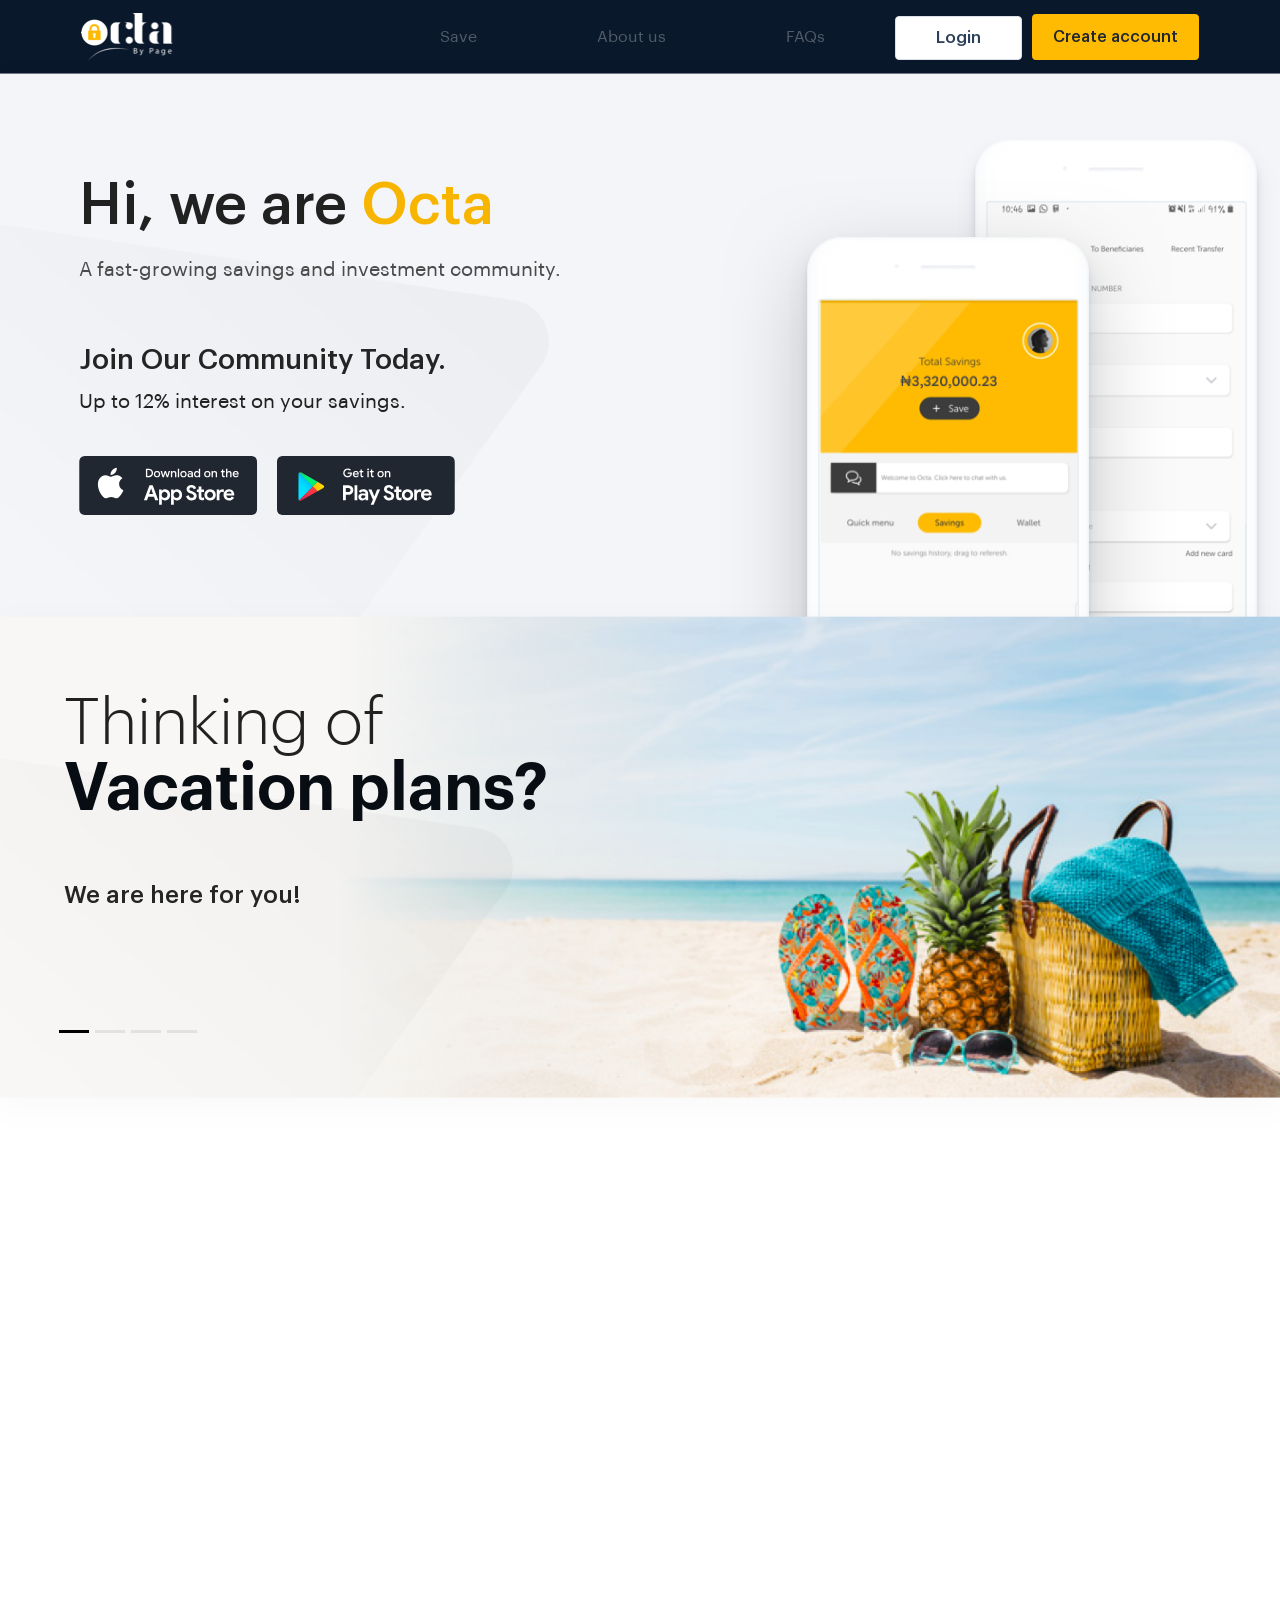
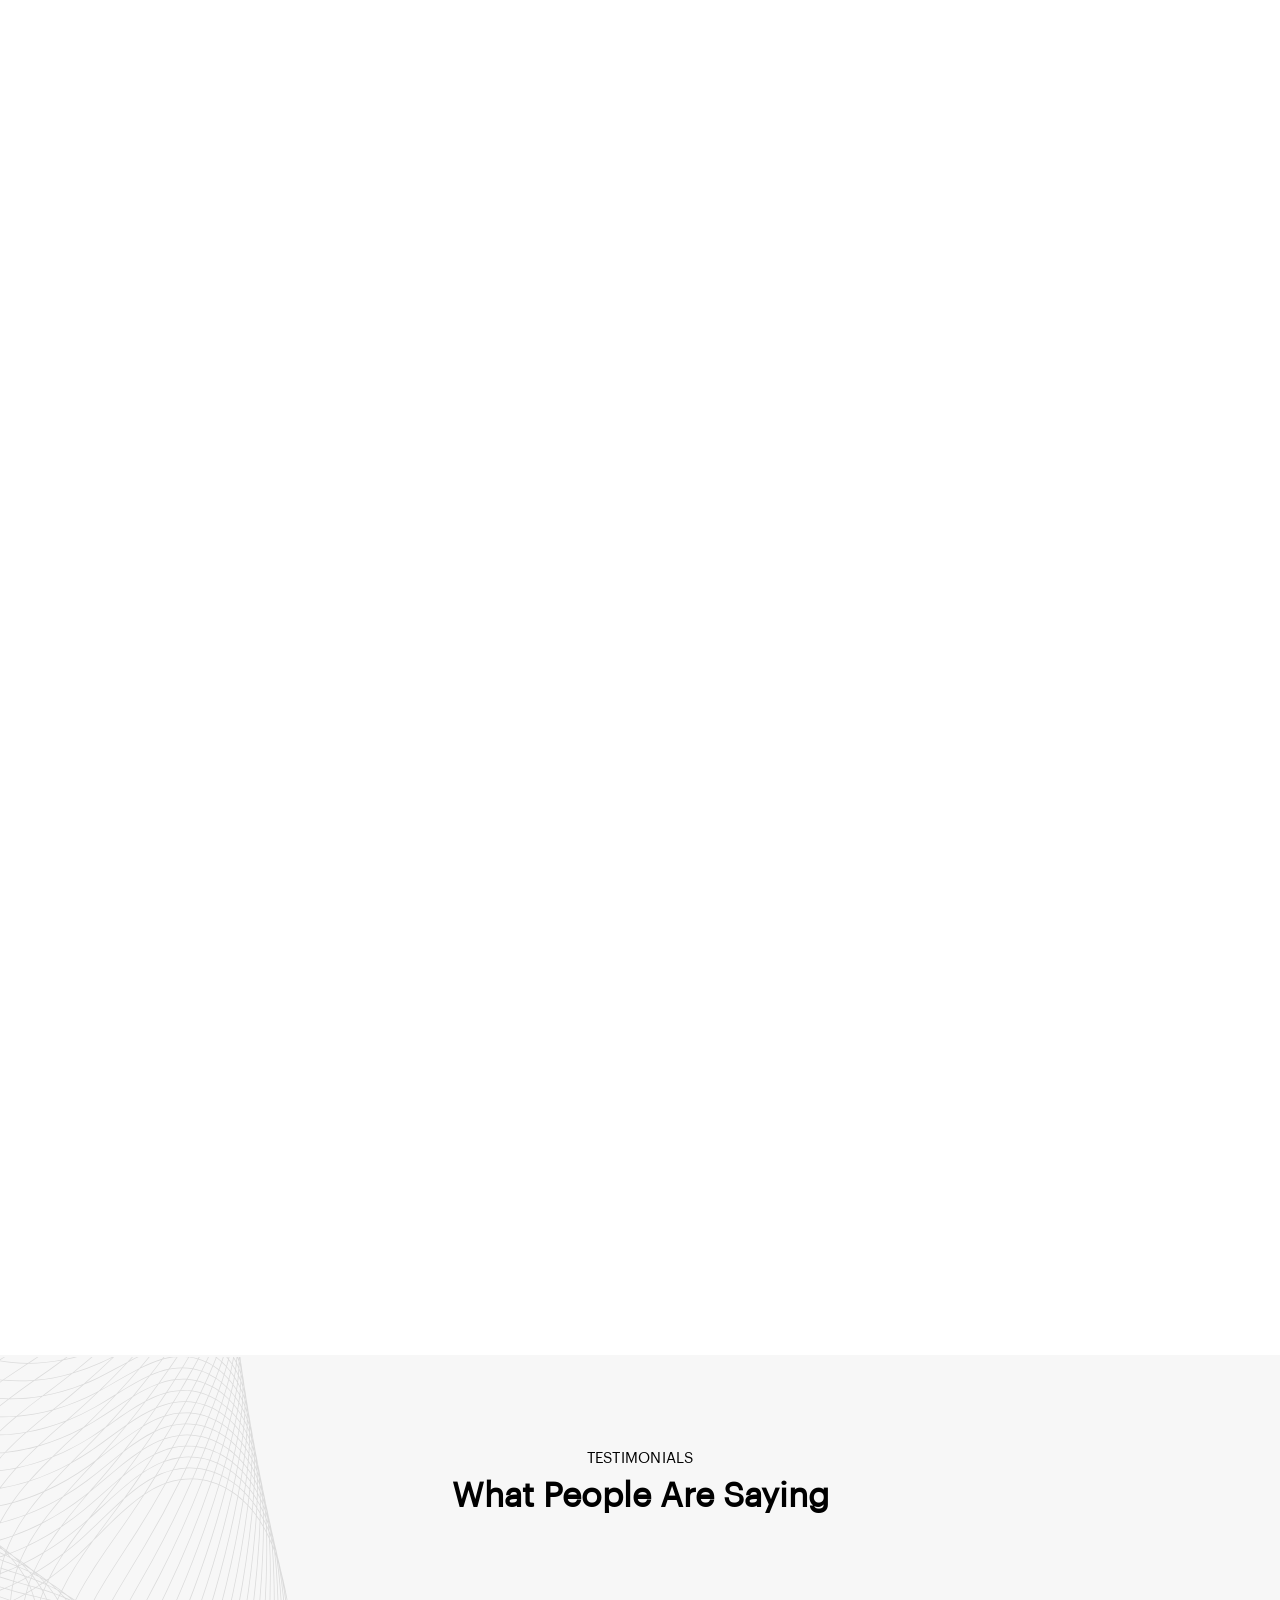
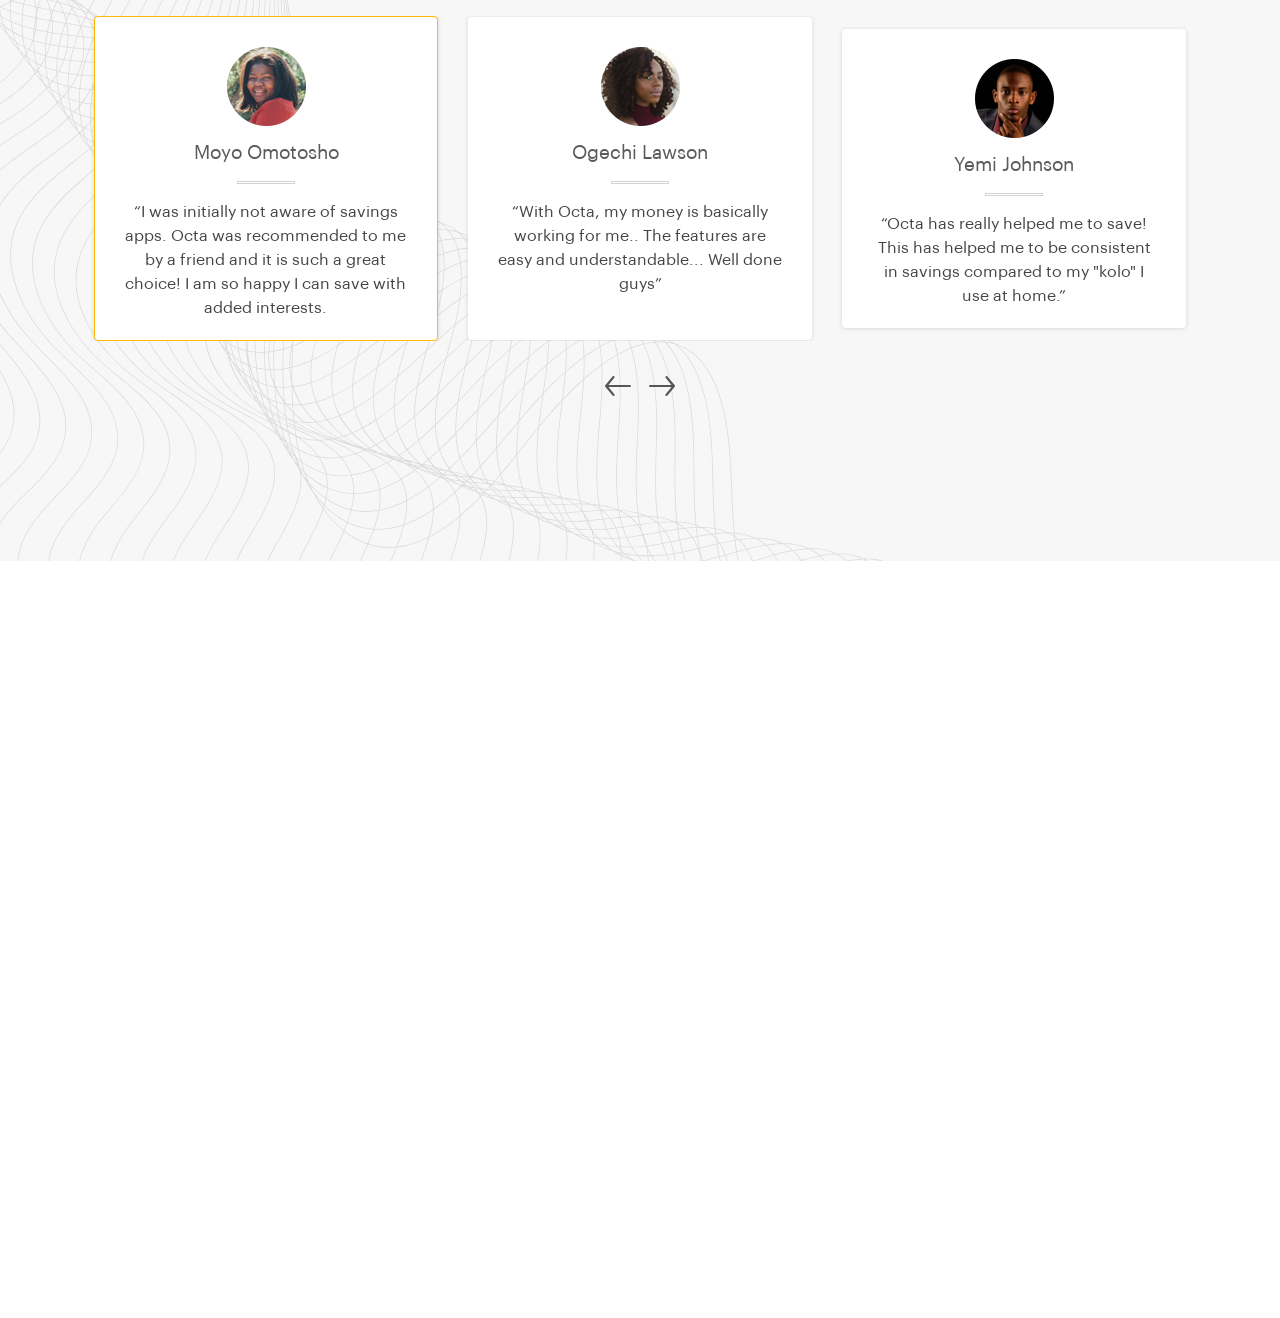
<file: index.html>
<!DOCTYPE html>
<html>
<head>
	<title>Octa</title>
	<meta charset="utf-8" />
    <meta http-equiv="X-UA-Compatible" content="IE=edge,chrome=1" />
    <meta content='width=device-width, initial-scale=1.0, maximum-scale=1.0, user-scalable=0' name='viewport' />
    <link href="font-awesome-4.7.0/css/font-awesome.min.css" rel="stylesheet"/>
    <link href="font-awesome-4.7.0/css/font-awesome-animation.min.css" rel="stylesheet"/>
    <link href="css/bootstrap.min.css" rel="stylesheet" />
    <link href="css/style.css" rel="stylesheet">
    <link href="css/smallerscreen.css" rel="stylesheet">
    <link rel="stylesheet" href="css/aos.css" />
    <link href="css/animate.min.css" rel="stylesheet">
    <link href="css/hover-min.css" rel="stylesheet">
</head>
<body> 
    <header> 
        <nav class="navbar navbar-expand-lg navbar-dark">
            <div class="container-fluid">
              <a class="navbar-brand" href="index.html"><img src="images/logo.png" class="img-fluid" alt="logo"></a>
              <button class="navbar-toggler navbar-toggler-right" type="button" data-toggle="collapse" data-target="#navb">
                <span class="navbar-toggler-icon"></span>
              </button>

              <div class="collapse navbar-collapse" id="navb">
                <ul class="navbar-nav ml-auto">
                  <li class="nav-item">
                    <a class="nav-link" href="save.html">Save</a>
                  </li>
                  <li class="nav-item">
                    <a class="nav-link" href="about.html">About us</a>
                  </li>
                  <li class="nav-item">
                    <a class="nav-link" href="faq.html">FAQs</a>
                  </li>
                </ul>
                <form class="form-inline my-2 my-lg-0">
                  <a class="btn btn-login hvr-shrink" href="https://octa.ng/app/#sign-in">Login</a>
                  <a class="btn btn-create hvr-shrink my-2 my-sm-0" href="https://octa.ng/app/#sign-up">Create account</a>
                </form>
              </div>
            </div>
        </nav>
    </header>

    <article>
        <section id="savings-wrapper">
            <div class="container-fluid">
                <div class="row">
                    <div class="col-lg-6 col-md-7">
                        <div data-aos="fade-up">
                            <h2>Hi, we are <span>Octa</span></h2>
                            <p>A fast-growing savings and investment community.</p>
                            <div class="mt-60">
                                <h5>Join Our Community Today.</h5>
                                <h6>Up to 12% interest on your savings.</h6>
                            </div>
                            <div>
                                <a href=""><img src="images/appstore.svg" class="img-fluid" alt="appstore"></a>
                                <a href=""><img src="images/playstore.svg" class="img-fluid" alt="googleplay"></a>
                            </div>
                        </div>  
                    </div>
                </div>
            </div>
        </section>
        <section class="whatwedo">
            <div id="demo" class="carousel slide" data-ride="carousel">
                <!-- Indicators -->
                <ul class="carousel-indicators">
                    <li data-target="#myCarousel" data-slide-to="0" class="active"></li>
                    <li data-target="#myCarousel" data-slide-to="1"></li>
                    <li data-target="#myCarousel" data-slide-to="2"></li>
                    <li data-target="#myCarousel" data-slide-to="3"></li>
                </ul>
                  
                <!-- The slideshow -->
                <div class="carousel-inner">
                    <div class="carousel-item active">
                        <div class="vacation"></div>
                        <img src="images/vacation.png" class="img-fluid" alt="an image">
                        <div class="carousel-caption">
                            <h3>Thinking of <br><span>Vacation plans?</span></h3>
                            <h5>We are here for you!</h5>
                        </div> 
                    </div>
                    <div class="carousel-item">
                        <div class="rent"></div>
                        <img src="images/rent.png" class="img-fluid" alt="an image">
                        <div class="carousel-caption">
                            <h3>Thinking of <br><span>Your Rent?</span></h3>
                            <h5>We are here for you!</h5>
                        </div>
                    </div>
                    <div class="carousel-item">
                        <div class="business "></div>
                        <img src="images/business.png" class="img-fluid" alt="an image">
                        <div class="carousel-caption">
                            <h3>Thinking of <br><span>Starting A <br>New Business?</span></h3>
                            <h5>We are here for you!</h5>
                        </div>
                    </div>
                    <div class="carousel-item">
                        <div class="education"></div>
                        <img src="images/education.png" class="img-fluid" alt="an image">
                        <div class="carousel-caption">
                            <h3>Thinking of <br><span>Your <br>Education?</span></h3>
                            <h5>We are here for you!</h5>
                        </div>
                    </div>
                </div>
            </div>
        </section>
        <section id="octa-advantage" data-aos="fade-down">
            <div class="container-fluid">
                <h2 class="text-center">Why Octa?</h2>
                <div class="row">
                    <div class="col-lg-5 col-md-5">
                        <div>
                            <img src="images/advantage.png" class="img-fluid" alt="">
                        </div>
                    </div>
                    <div class="col-lg-7 col-md-7">
                        <div class="mt-80">
                            <div class="row mt-60">
                                <div class="col-lg-2 col-md-2 col-sm-2 col-4">
                                    <img src="images/in-charge.svg" class="img-fluid" alt="an icon">
                                </div>
                                <div class="col-lg-10 col-md-10 col-sm-10 col-8">
                                    <div class="ml--35">
                                        <h5>You Remain In-charge</h5>
                                        <p>Choose how much and how often you want to save.</p>
                                    </div>
                                </div>
                            </div>
                            <div class="row mt-40">
                                <div class="col-lg-2 col-md-2 col-sm-2 col-4">
                                    <img src="images/rates.svg" class="img-fluid" alt="an icon">
                                </div>
                                <div class="col-lg-10 col-md-10 col-sm-10 col-8">
                                    <div class="ml--35">
                                        <h5>Interest Rate That Beats Your Bank’s</h5>
                                        <p class="safely">Safely set your funds aside for active income generation at above bank ROI.</p>
                                    </div>
                                </div>
                            </div>
                            <div class="row mt-40">
                                <div class="col-lg-2 col-md-2 col-sm-2 col-4">
                                    <img src="images/security.svg" class="img-fluid" alt="an icon">
                                </div>
                                <div class="col-lg-10 col-md-10 col-sm-10 col-8">
                                    <div class="ml--35">
                                        <h5>Guaranteed Security</h5>
                                        <p class="safely">Enjoy bank grade security managed by Page Financials (regulated by CBN).</p>
                                    </div>
                                </div>
                            </div>
                            <div class="row mt-40">
                                <div class="col-lg-2 col-md-2 col-sm-2 col-4">
                                    <img src="images/multiple.svg" class="img-fluid" alt="an icon">
                                </div>
                                <div class="col-lg-10 col-md-10 col-sm-10 col-8">
                                    <div class="ml--35">
                                        <h5>Multiple Saving Targets</h5>
                                        <p class="safely">Save up and invest to meet multiple goals and track your progress on the go.</p>
                                    </div>
                                </div>
                            </div>
                            <div class="row mt-40">
                                <div class="col-lg-2 col-md-2 col-sm-2 col-4">
                                    <img src="images/support.svg" class="img-fluid" alt="an icon">
                                </div>
                                <div class="col-lg-10 col-md-10 col-sm-10 col-8">
                                    <div class="ml--35">
                                        <h5>Excellent Customer Support</h5>
                                        <p class="safely">Account access and customer response right at your fingertips.</p>
                                    </div>
                                </div>
                            </div>
                        </div>
                    </div>
                </div>
            </div>
        </section>
        <section class="howitworks" data-aos="zoom-in">
            <div class="container-fluid">
                <div class="text-center">
                    <h3>How It Works</h3>
                    <h5>See step by step guide on setting up your account and saving or investing in Octa.</h5>
                </div>
                <div class="row">
                    <div class="col-lg-4 col-md-4">
                        <div>
                            <img src="images/create.png" class="img-fluid" alt="">
                            <h6>Create an account</h6>
                            <p>Download the app from your respective Appstore and create an account</p>
                        </div>
                    </div>
                    <div class="col-lg-4 col-md-4">
                        <div>
                            <img src="images/setup.png" class="img-fluid" alt="">
                            <h6>Set up a plan</h6>
                            <p>Set up your card and then create an automated savings goal. </p>
                        </div>
                    </div>
                    <div class="col-lg-4 col-md-4">
                        <div>
                            <img src="images/magic.png" class="img-fluid" alt="">
                            <h6>Let the magic happen</h6>
                            <p>Track and monitor progress as your money grows</p>
                        </div>
                    </div>
                </div>
            </div>
        </section>
        <section class="testimonial-wrapper">
            <div class="container-fluid">
                <div class="testimonial-header text-center">
                    <h6>TESTIMONIALS</h6>
                    <h5>What People Are Saying</h5>
                </div>
                <div id="carouselExample" class="carousel slide" data-ride="carousel" data-interval="9000">
                    <div class="carousel-inner row w-100 mx-auto" role="listbox">
                        <div class="carousel-item col-md-4">
                            <div class="text-center">
                                <img src="images/yemi.png" class="img-fluid" alt="Yemi Johnson">
                                <h5>Yemi Johnson</h5>
                                <hr>
                                <p>“Octa has really helped me to save! This has helped me to be consistent in savings compared to my "kolo" I use at home.”</p>
                            </div>
                        </div>
                        <div class="carousel-item col-md-4 active">
                            <div class="text-center">
                                <img src="images/moyo.png" class="img-fluid" alt="Moyo Omotosho">
                                <h5>Moyo Omotosho</h5>
                                <hr>
                                <p class="ceo">“I was initially not aware of savings apps. Octa was recommended to me by a friend and it is such a great choice! I am so happy I can save with added interests.</p>
                            </div>
                        </div>
                        <div class="carousel-item col-md-4">
                            <div class="text-center">
                                <img src="images/ogechi.png" class="img-fluid" alt="Ogechi Lawson">
                                <h5>Ogechi Lawson</h5>
                                <hr>
                                <p>“With Octa, my money is basically working for me.. The features are easy and understandable... Well done guys”</p><br>
                            </div>
                        </div>
                        <div class="carousel-item col-md-4">
                            <div class="text-center">
                                <img src="images/yemi.png" class="img-fluid" alt="Yemi Johnson">
                                <h5>Yemi Johnson</h5>
                                <hr>
                                <p>“Octa has really helped me to save! This has helped me to be consistent in savings compared to my "kolo" I use at home.”</p>
                            </div>
                        </div>
                        <div class="carousel-item col-md-4">
                            <div class="text-center">
                                <img src="images/moyo.png" class="img-fluid" alt="Moyo Omotosho">
                                <h5>Moyo Omotosho</h5>
                                <hr>
                                <p class="ceo">“I was initially not aware of savings apps. Octa was recommended to me by a friend and it is such a great choice! I am so happy I can save with added interests.”</p>
                            </div>
                        </div>
                        <div class="carousel-item col-md-4">
                            <div class="text-center">
                                <img src="images/ogechi.png" class="img-fluid" alt="Ogechi Lawson">
                                <h5>Ogechi Lawson</h5>
                                <hr>
                                <p>“With Octa, my money is basically working for me.. The features are easy and understandable... Well done guys”</p><br>
                            </div>
                        </div>
                    </div>
                    <a class="carousel-control-prev" href="#carouselExample" role="button" data-slide="prev">
                      <img src="images/left.svg" class="img-fluid" alt="left icon">
                      <span class="sr-only">Previous</span>
                    </a>
                    <a class="carousel-control-next text-faded" href="#carouselExample" role="button" data-slide="next">
                      <img src="images/right.svg" class="img-fluid" alt="right icon">
                      <span class="sr-only">Next</span>
                    </a>
                </div>
            </div>
        </section>
        <section class="container-fluid">
            <div id="get-the-app" data-aos="flip-up">
                <div class="row">
                    <div class="col-lg-6 col-md-6"></div>
                    <div class="col-lg-6 col-md-6">
                        <div class="ml-60">
                            <h5>Get the Octa App</h5>
                            <h6>Starting an investment takes less than 3 minutes with us.</h6>
                            <div class="mt-30 mb-30">
                                <a href=""><img src="images/app-store.png" class="img-fluid" alt="appstore"></a>
                                <a href=""><img src="images/google-play.png" class="img-fluid" alt="googleplay"></a>
                            </div>
                        </div>
                    </div>
                </div>
            </div>
        </section>
    </article>

    <footer data-aos="zoom-in">
        <div class="container">
            <div class="row">
                <div class="col-lg-4 col-md-3">
                    <div>
                        <div class="logo">
                            <a href="index.html"><img src="images/footer-logo.png" class="img-fluid" alt="logo"></a>
                        </div>
                        <p class="personal">Octa is your personal, go to mobile financial partner. Save, Invest and Spend Wiser and Smarter</p>
                        <div class="mb-30">
                            <a href=""><img src="images/app-store.png" class="img-fluid" alt="appstore"></a>
                            <a href=""><img src="images/google-play.png" class="img-fluid" alt="googleplay"></a>
                        </div>
                    </div>
                </div>
                <div class="col-lg-8 col-md-9 col-sm-12">
                    <div class="row">
                        <div class="col-lg-3 col-md-3 col-sm-3">
                            <div>
                                <h6>The Company</h6>
                                <p><a href="about.html">About us</a></p>
                                <p><a href="">Press</a></p>
                                <p><a href="">Page Financials</a></p>
                            </div>
                        </div>
                        <div class="col-lg-2 col-md-3 col-sm-3">
                            <div>
                                <h6>Product</h6>
                                <p><a href="save.html">Savings</a></p>
                                <p><a href="faq.html">FAQs</a></p>
                                <p><a href="contact.html">Contact us</a></p>
                            </div>
                        </div>
                        <div class="col-lg-3 col-md-3 col-sm-3">
                            <div>
                                <h6>Let’s connect</h6>
                                <p><a href="">Facebook</a></p>
                                <p><a href="">Twitter</a></p>
                                <p><a href="">Instagram</p>
                                <p><a href="">YouTube</a></p>
                            </div>
                        </div>
                        <div class="col-lg-4 col-md-3 col-sm-3">
                            <div>
                                <h6>Learning Hub</h6>
                                <p><a href="">Blog</a></p>
                                <p><a href="terms.html">Terms & Conditions</a></p>
                                <p><a href="privacy.html">Privacy Policy</p>
                            </div>
                        </div>
                    </div>  
                </div>
            </div>
        </div>
        <hr>
        <div class="container">
            <div class="row">
                <div class="col-lg-7 col-md-7">
                    <div>
                        <p class="copy">All Right Reserved &copy 2019</p>
                    </div>
                </div>
            </div>
        </div>
    </footer>


    <script src="js/jquery.min.js"></script>
    <script src="js/popper.min.js"></script>
    <script src="js/bootstrap.min.js"></script>
    <script src="js/carousel.js"></script>
    <script src="js/highlight.min.js"></script>
    <script src="js/aos.js"></script>
    <script>
        AOS.init({
            easing: 'ease-out-back',
            duration: 1000
        });
    </script>

    <script>
        hljs.initHighlightingOnLoad();
        $('.hero__scroll').on('click', function(e) {
            $('html, body').animate({
                scrollTop: $(window).height()
            }, 1200);
        });
    </script>
</body>
</html>
</file>
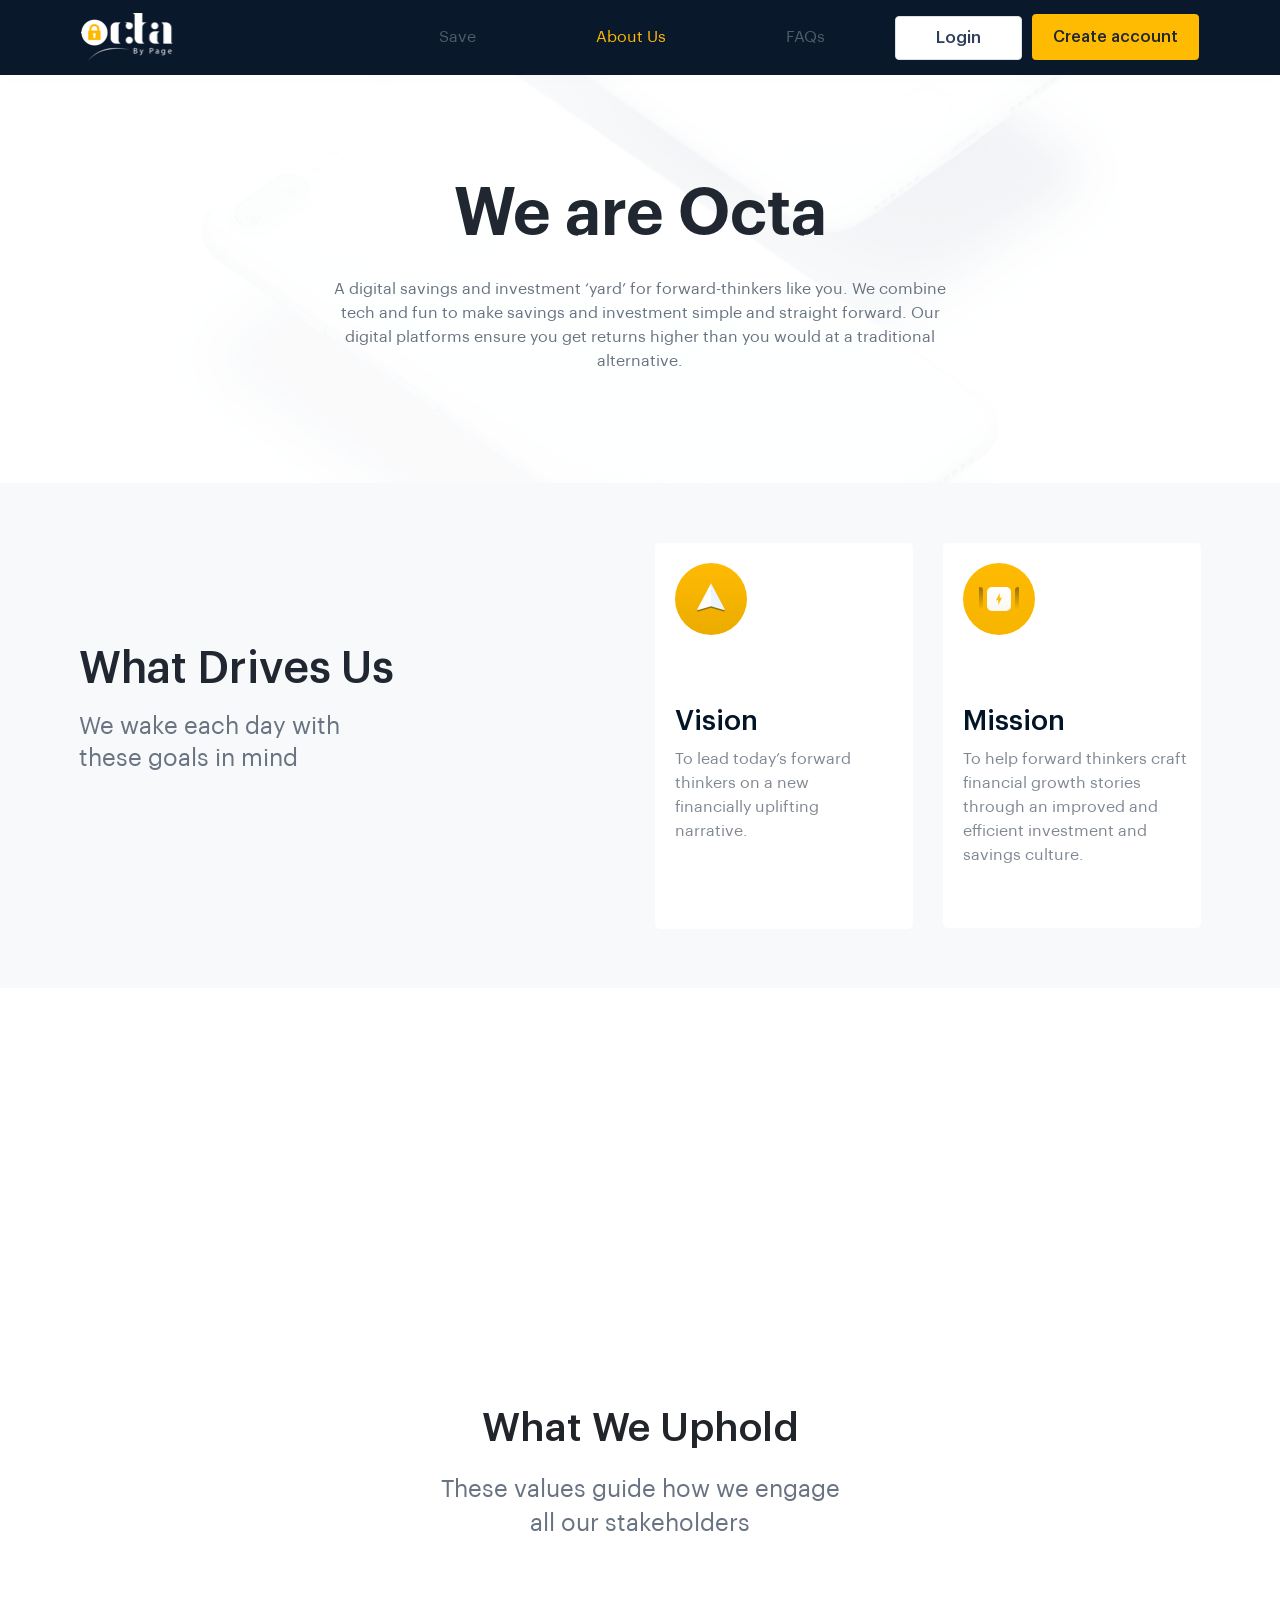
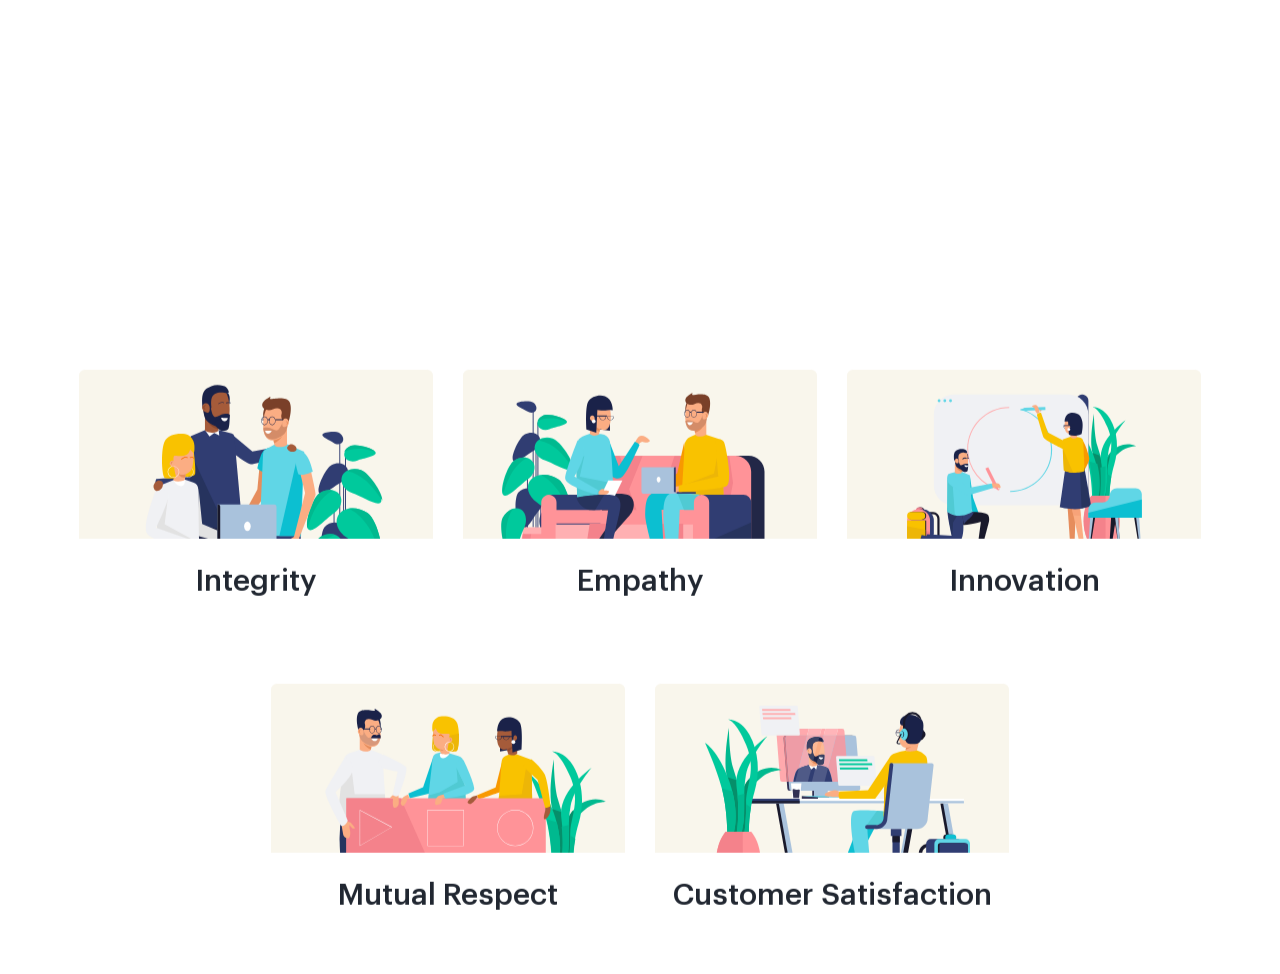
<file: about.html>
<!DOCTYPE html>
<html>
<head>
	<title>Octa</title>
	<meta charset="utf-8" />
    <meta http-equiv="X-UA-Compatible" content="IE=edge,chrome=1" />
    <meta content='width=device-width, initial-scale=1.0, maximum-scale=1.0, user-scalable=0' name='viewport' />
    <link href="font-awesome-4.7.0/css/font-awesome.min.css" rel="stylesheet"/>
    <link href="font-awesome-4.7.0/css/font-awesome-animation.min.css" rel="stylesheet"/>
    <link href="css/bootstrap.min.css" rel="stylesheet" />
    <link href="css/style.css" rel="stylesheet">
    <link href="css/smallerscreen.css" rel="stylesheet">
    <link href="css/animate.min.css" rel="stylesheet">
    <link href="css/hover-min.css" rel="stylesheet">
    <link rel="stylesheet" href="css/aos.css" />
    <style>
        header {
            box-shadow: 0 5px 20px 0 rgba(0, 0, 0, 0.03);
        }
    </style>
</head>
<body> 
    <header> 
        <nav class="navbar navbar-expand-lg navbar-dark">
            <div class="container-fluid">
              <a class="navbar-brand" href="index.html"><img src="images/logo.png" class="img-fluid" alt="logo"></a>
              <button class="navbar-toggler navbar-toggler-right" type="button" data-toggle="collapse" data-target="#navb">
                <span class="navbar-toggler-icon"></span>
              </button>

              <div class="collapse navbar-collapse" id="navb">
                <ul class="navbar-nav ml-auto">
                  <li class="nav-item">
                    <a class="nav-link" href="save.html">Save</a>
                  </li>
                  <li class="nav-item active">
                    <a class="nav-link" href="about.html">About Us</a>
                  </li>
                  <li class="nav-item">
                    <a class="nav-link" href="faq.html">FAQs</a>
                  </li>
                </ul>
                <form class="form-inline my-2 my-lg-0">
                  <a class="btn btn-login hvr-shrink" href="https://octa.ng/app/#sign-in">Login</a>
                  <a class="btn btn-create hvr-shrink my-2 my-sm-0" href="https://octa.ng/app/#sign-up">Create account</a>
                </form>
              </div>
            </div>
        </nav>
    </header>
    
    <article>
        <section id="about-us" class="about text-center" data-aos="fade-up">
            <div>
                <h2>We are Octa</h2>
                <p>A digital savings and investment ‘yard’ for forward-thinkers like you. We combine tech and fun to make savings and investment simple and straight forward. Our digital platforms ensure you get returns higher than you would at a traditional alternative.</p>
            </div>
        </section>
        <section class="mission-wrapper">
            <div class="container-fluid" data-aos="zoom-in">
                <div class="row">
                    <div class="col-lg-6 col-md-5">
                        <div class="mt-100">
                            <h3>What Drives Us</h3>
                            <h5>We wake each day with <br>these goals in mind</h5>
                        </div>
                    </div>
                    <div class="col-lg-6 col-md-7">
                        <div class="row">
                            <div class="col-lg-6 col-md-6 col-sm-6">
                                <div class="vision-div mission-div hvr-grow">
                                    <img src="images/vision.svg" class="img-fluid" alt="an icon">
                                    <h6>Vision</h6>
                                    <p>To lead today’s forward thinkers on a new financially uplifting narrative.</p>
                                </div>
                            </div>
                            <div class="col-lg-6 col-md-6 col-sm-6">
                                <div class="vision-div mission hvr-grow">
                                    <img src="images/mission.svg" class="img-fluid" alt="an icon">
                                    <h6>Mission</h6>
                                    <p>To help forward thinkers craft financial growth stories through an improved and efficient investment and savings culture. </p>
                                </div>
                            </div>
                        </div>
                    </div>
                </div>
            </div>
        </section>
        <section id="motivation" class="about text-center" data-aos="slide-up">
            <div>
                <h4>What We Uphold</h4>
                <p>These values guide how we engage<br> all our stakeholders</p>
            </div>
        </section>
        <section  data-aos="slide-up">
            <div class="container-fluid">
                <div class="row">
                    <div class="col-lg-4 col-md-4 col-sm-6 mt-25">
                        <div class="about-box hvr-grow">
                            <img src="images/integrity.svg" class="img-fluid" alt="Integrity's illustration">
                            <div>
                                <p>Integrity</p>
                            </div>
                        </div>
                    </div>
                    <div class="col-lg-4 col-md-4 col-sm-6 mt-25">
                        <div class="about-box hvr-grow">
                            <img src="images/empathy.svg" class="img-fluid" alt="Empathy's illustration">
                            <div>
                                <p>Empathy</p>
                            </div>
                        </div>
                    </div>
                    <div class="col-lg-4 col-md-4 col-sm-6 mt-25">
                        <div class="about-box hvr-grow">
                            <img src="images/innovation.svg" class="img-fluid" alt="Innovation's illustration">
                            <div>
                                <p>Innovation</p>
                            </div>
                        </div>
                    </div>
                
                    
                    <div class="col-lg-2 col-md-2 mt-25 no-show"></div>
                    <div class="col-lg-4 col-md-4 col-sm-6 mt-25">
                        <div class="about-box hvr-grow">
                            <img src="images/respect.svg" class="img-fluid" alt="Mutual respect's illustration">
                            <div>
                                <p>Mutual Respect</p>
                            </div>
                        </div>
                    </div>
                    <div class="col-lg-4 col-md-4 col-sm-6 mt-25">
                        <div class="about-box hvr-grow">
                            <img src="images/satisfaction.svg" class="img-fluid" alt="Customer satisfaction's illustration">
                            <div>
                                <p>Customer Satisfaction</p>
                            </div>
                        </div>
                    </div>
                    <div class="col-lg-2 col-md-2 mt-25 no-show"></div>
                </div>
            </div>
        </section>
    </article>

    <footer data-aos="zoom-in">
        <div class="container">
            <div class="row">
                <div class="col-lg-4 col-md-3">
                    <div>
                        <div class="logo">
                            <a href="index.html"><img src="images/footer-logo.png" class="img-fluid" alt="logo"></a>
                        </div>
                        <p class="personal">Octa is your personal, go to mobile financial partner. Save, Invest and Spend Wiser and Smarter</p>
                        <div class="mb-30">
                            <a href=""><img src="images/app-store.png" class="img-fluid" alt="appstore"></a>
                            <a href=""><img src="images/google-play.png" class="img-fluid" alt="googleplay"></a>
                        </div>
                    </div>
                </div>
                <div class="col-lg-8 col-md-9 col-sm-12">
                    <div class="row">
                        <div class="col-lg-3 col-md-3 col-sm-3">
                            <div>
                                <h6>The Company</h6>
                                <p><a href="about.html">About us</a></p>
                                <p><a href="">Press</a></p>
                                <p><a href="">Page Financials</a></p>
                            </div>
                        </div>
                        <div class="col-lg-2 col-md-3 col-sm-3">
                            <div>
                                <h6>Product</h6>
                                <p><a href="">Savings</a></p>
                                <p><a href="faq.html">FAQs</a></p>
                                <p><a href="contact.html">Contact us</a></p>
                            </div>
                        </div>
                        <div class="col-lg-3 col-md-3 col-sm-3">
                            <div>
                                <h6>Let’s connect</h6>
                                <p><a href="">Facebook</a></p>
                                <p><a href="">Twitter</a></p>
                                <p><a href="">Instagram</p>
                                <p><a href="">YouTube</a></p>
                            </div>
                        </div>
                        <div class="col-lg-4 col-md-3 col-sm-3">
                            <div>
                                <h6>Learning Hub</h6>
                                <p><a href="">Blog</a></p>
                                <p><a href="terms.html">Terms & Conditions</a></p>
                                <p><a href="privacy.html">Privacy Policy</p>
                            </div>
                        </div>
                    </div>  
                </div>
            </div>
        </div>
        <hr>
        <div class="container">
            <div class="row">
                <div class="col-lg-7 col-md-7">
                    <div>
                        <p class="copy">All Right Reserved &copy 2019</p>
                    </div>
                </div>
            </div>
        </div>
    </footer>
    <script src="js/highlight.min.js"></script>
    <script src="js/aos.js"></script>
    <script>
        AOS.init({
            easing: 'ease-out-back',
            duration: 1000
        });
    </script>

    <script>
        hljs.initHighlightingOnLoad();
        $('.hero__scroll').on('click', function(e) {
            $('html, body').animate({
                scrollTop: $(window).height()
            }, 1200);
        });
    </script>


    <script src="js/jquery.min.js"></script>
    <script src="js/popper.min.js"></script>
    <script src="js/bootstrap.min.js"></script>
    <script src="js/carousel.js"></script>
</body>
</html>
</file>
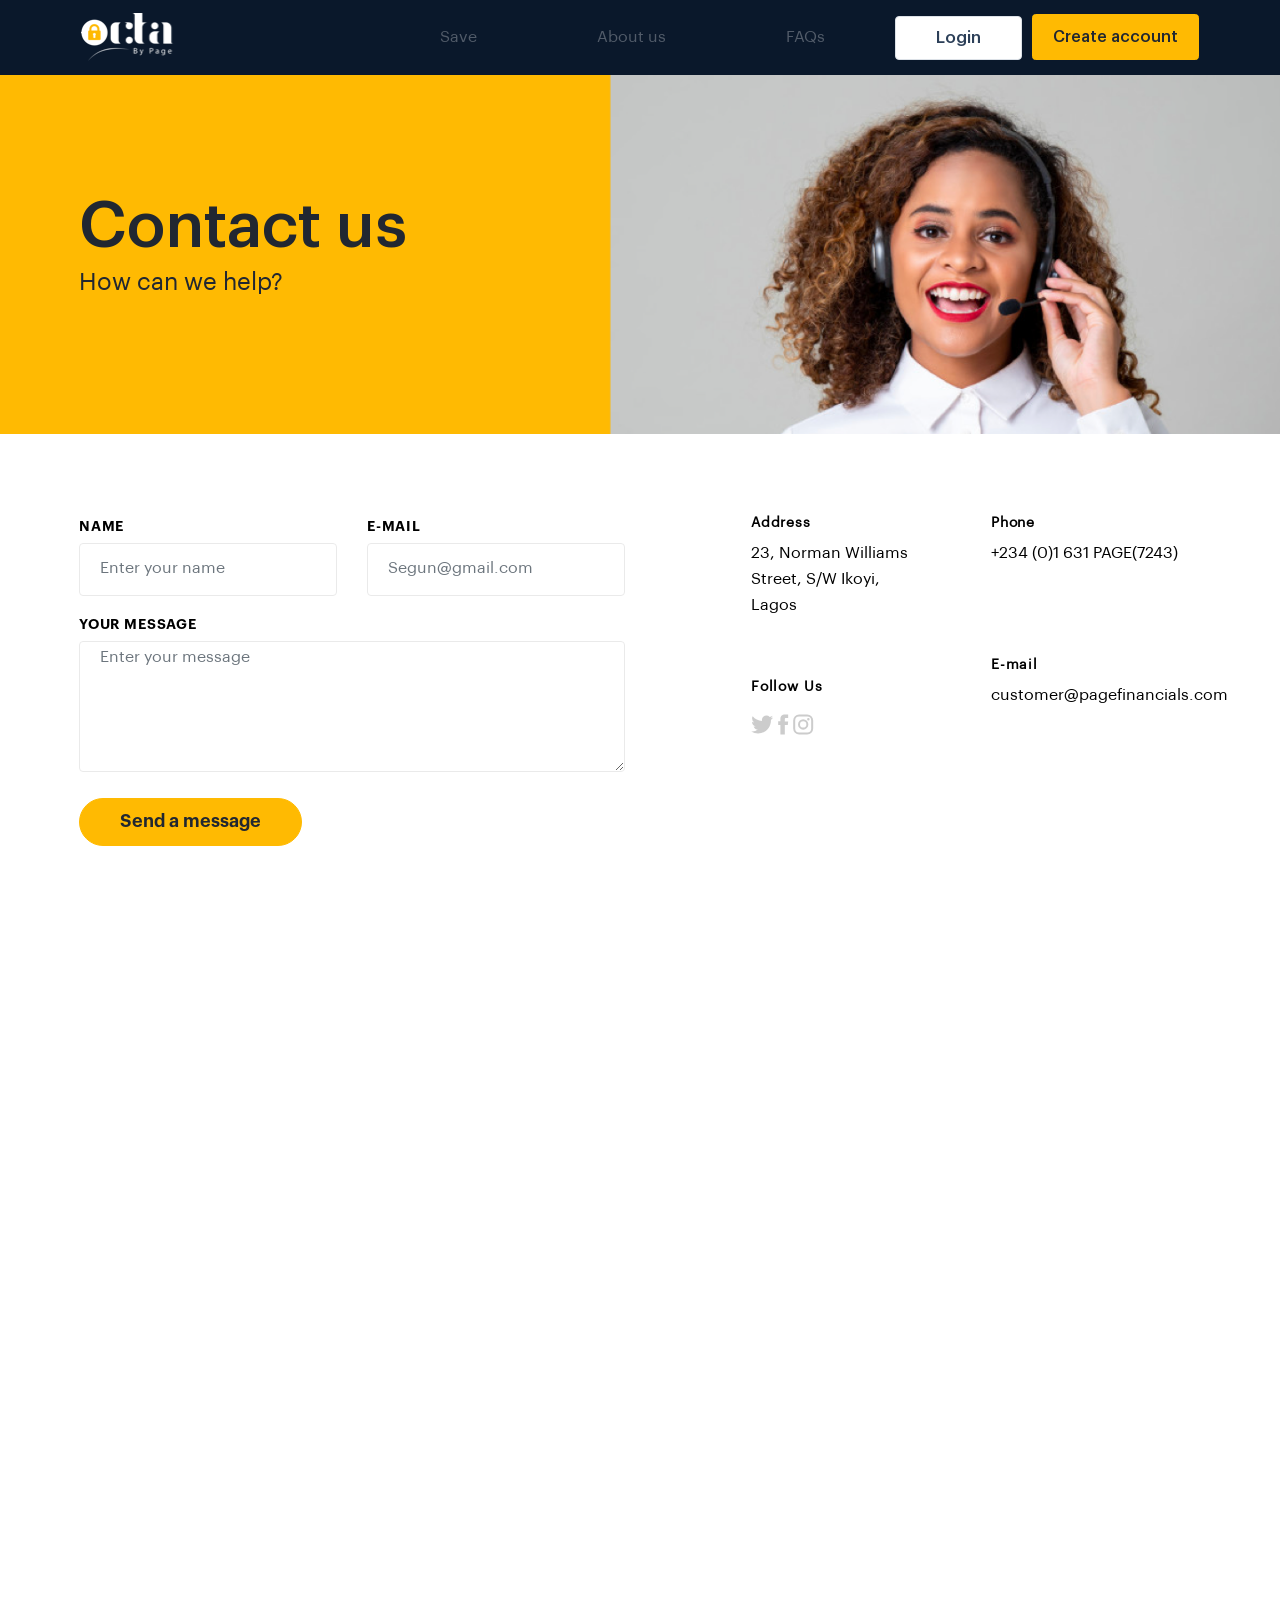
<file: contact.html>
<!DOCTYPE html>
<html>
<head>
	<title>Octa</title>
	<meta charset="utf-8" />
    <meta http-equiv="X-UA-Compatible" content="IE=edge,chrome=1" />
    <meta content='width=device-width, initial-scale=1.0, maximum-scale=1.0, user-scalable=0' name='viewport' />
    <link href="font-awesome-4.7.0/css/font-awesome.min.css" rel="stylesheet"/>
    <link href="font-awesome-4.7.0/css/font-awesome-animation.min.css" rel="stylesheet"/>
    <link href="css/bootstrap.min.css" rel="stylesheet" />
    <link href="css/style.css" rel="stylesheet">
    <link href="css/smallerscreen.css" rel="stylesheet">
    <link href="css/animate.min.css" rel="stylesheet">
    <link href="css/hover-min.css" rel="stylesheet">
    <link rel="stylesheet" href="css/aos.css" />
    <style>
        header {
            box-shadow: 0 5px 20px 0 rgba(0, 0, 0, 0.03);
        }
        .about {
            padding: 80px 0 50px 0;
        }
        .about h2 {
            padding-bottom: 40px;
        }
    </style>
</head>
<body> 
    <header> 
        <nav class="navbar navbar-expand-lg navbar-dark">
            <div class="container-fluid">
              <a class="navbar-brand" href="index.html"><img src="images/logo.png" class="img-fluid" alt="logo"></a>
              <button class="navbar-toggler navbar-toggler-right" type="button" data-toggle="collapse" data-target="#navb">
                <span class="navbar-toggler-icon"></span>
              </button>

              <div class="collapse navbar-collapse" id="navb">
                <ul class="navbar-nav ml-auto">
                  <li class="nav-item">
                    <a class="nav-link" href="save.html">Save</a>
                  </li>
                  <li class="nav-item">
                    <a class="nav-link" href="about.html">About us</a>
                  </li>
                  <li class="nav-item">
                    <a class="nav-link" href="faq.html">FAQs</a>
                  </li>
                </ul>
                <form class="form-inline my-2 my-lg-0">
                  <a class="btn btn-login hvr-shrink" href="https://octa.ng/app/#sign-in">Login</a>
                  <a class="btn btn-create hvr-shrink my-2 my-sm-0" href="https://octa.ng/app/#sign-up">Create account</a>
                </form>
              </div>
            </div>
        </nav>
    </header>
    
    <article>
        <section id="contact" data-aos="slide-down">
            <div class="container-fluid">
                <div class="row">
                    <div class="col-lg-6 col-md-6">
                        <div class="mt-70">
                            <h5>Contact us</h5>
                            <p>How can we help?</p>
                        </div>
                    </div>
                </div>
            </div>
        </section>
        <section class="contact-box" data-aos="slide-up">
            <div class="container-fluid">
                <div class="row">
                    <div class="col-lg-6 col-md-6">
                        <form>
                            <div class="row">
                                <div class="col-lg-6 col-md-6">
                                    <div>
                                        <div class="form-group">
                                            <label for="name">Name</label>
                                            <input type="text" class="form-control" id="name" placeholder="Enter your name">
                                        </div>
                                    </div>
                                </div>
                                <div class="col-lg-6 col-md-6">
                                    <div>
                                        <div class="form-group">
                                            <label for="email">E-mail</label>
                                            <input type="email" class="form-control" id="email" placeholder="Segun@gmail.com">
                                        </div>
                                    </div>
                                </div>
                            </div>
                            <div class="form-group">
                                <label for="message">Your message</label>
                                <textarea class="form-control" rows="5" id="message" placeholder="Enter your message"></textarea>
                            </div>
                            <button class="btn btn-send hvr-shrink">Send a message</button>
                        </form>
                    </div>
                    <div class="col-lg-6 col-md-6">
                        <div class="row">
                            <div class="col-lg-2 col-md-1"></div>
                            <div class="col-lg-5 col-md-5">
                                <div class="address-details">
                                    <h6>Address</h6>
                                    <p style="width: 85%;">23, Norman Williams Street, S/W Ikoyi, Lagos</p>
                                </div>
                                <div class="mt-60">
                                    <h6>Follow Us</h6>
                                    <div class="mt-15">
                                        <a href=""><img src="images/twitter.svg" class="img-fluid" alt="twitter icon"></a>
                                        <a href=""><img src="images/facebook.svg" class="img-fluid" alt="facebook icon"></a>
                                        <a href=""><img src="images/instagram.svg" class="img-fluid" alt="instagram icon"></a>
                                    </div>
                                </div>
                            </div>
                            <div class="col-lg-5 col-md-6">
                                <div class="address-details">
                                    <h6>Phone</h6>
                                    <p>+234 (0)1 631 PAGE(7243)</p>
                                </div>
                                <div class="mt-90">
                                    <h6>E-mail</h6>
                                    <p><a href="mailto:customer@pagefinancials.com">customer@pagefinancials.com</a></p>
                                </div>
                            </div>
                        </div>
                    </div>
                </div>
            </div>
        </section>
        <section data-aos="fade-down">
            <img src="images/map.png" class="img-fluid" alt="A map">
        </section>
    </article>

   <footer data-aos="zoom-in">
        <div class="container">
            <div class="row">
                <div class="col-lg-4 col-md-3">
                    <div>
                        <div class="logo">
                            <a href="index.html"><img src="images/footer-logo.png" class="img-fluid" alt="logo"></a>
                        </div>
                        <p class="personal">Octa is your personal, go to mobile financial partner. Save, Invest and Spend Wiser and Smarter</p>
                        <div class="mb-30">
                            <a href=""><img src="images/app-store.png" class="img-fluid" alt="appstore"></a>
                            <a href=""><img src="images/google-play.png" class="img-fluid" alt="googleplay"></a>
                        </div>
                    </div>
                </div>
                <div class="col-lg-8 col-md-9 col-sm-12">
                    <div class="row">
                        <div class="col-lg-3 col-md-3 col-sm-3">
                            <div>
                                <h6>The Company</h6>
                                <p><a href="about.html">About us</a></p>
                                <p><a href="">Press</a></p>
                                <p><a href="">Page Financials</a></p>
                            </div>
                        </div>
                        <div class="col-lg-2 col-md-3 col-sm-3">
                            <div>
                                <h6>Product</h6>
                                <p><a href="save.html">Savings</a></p>
                                <p><a href="faq.html">FAQs</a></p>
                                <p><a href="contact.html">Contact us</a></p>
                            </div>
                        </div>
                        <div class="col-lg-3 col-md-3 col-sm-3">
                            <div>
                                <h6>Let’s connect</h6>
                                <p><a href="">Facebook</a></p>
                                <p><a href="">Twitter</a></p>
                                <p><a href="">Instagram</p>
                                <p><a href="">YouTube</a></p>
                            </div>
                        </div>
                        <div class="col-lg-4 col-md-3 col-sm-3">
                            <div>
                                <h6>Learning Hub</h6>
                                <p><a href="">Blog</a></p>
                                <p><a href="terms.html">Terms & Conditions</a></p>
                                <p><a href="privacy.html">Privacy Policy</p>
                            </div>
                        </div>
                    </div>  
                </div>
            </div>
        </div>
        <hr>
        <div class="container">
            <div class="row">
                <div class="col-lg-7 col-md-7">
                    <div>
                        <p class="copy">All Right Reserved &copy 2019</p>
                    </div>
                </div>
            </div>
        </div>
    </footer>



    <script src="js/jquery.min.js"></script>
    <script src="js/popper.min.js"></script>
    <script src="js/bootstrap.min.js"></script>
    <script src="js/carousel.js"></script>
    <script src="js/accordion.js"></script>
    <script src="js/highlight.min.js"></script>
    <script src="js/aos.js"></script>
    <script>
        AOS.init({
            easing: 'ease-out-back',
            duration: 1000
        });
    </script>

    <script>
        hljs.initHighlightingOnLoad();
        $('.hero__scroll').on('click', function(e) {
            $('html, body').animate({
                scrollTop: $(window).height()
            }, 1200);
        });
    </script>
</body>
</html>
</file>
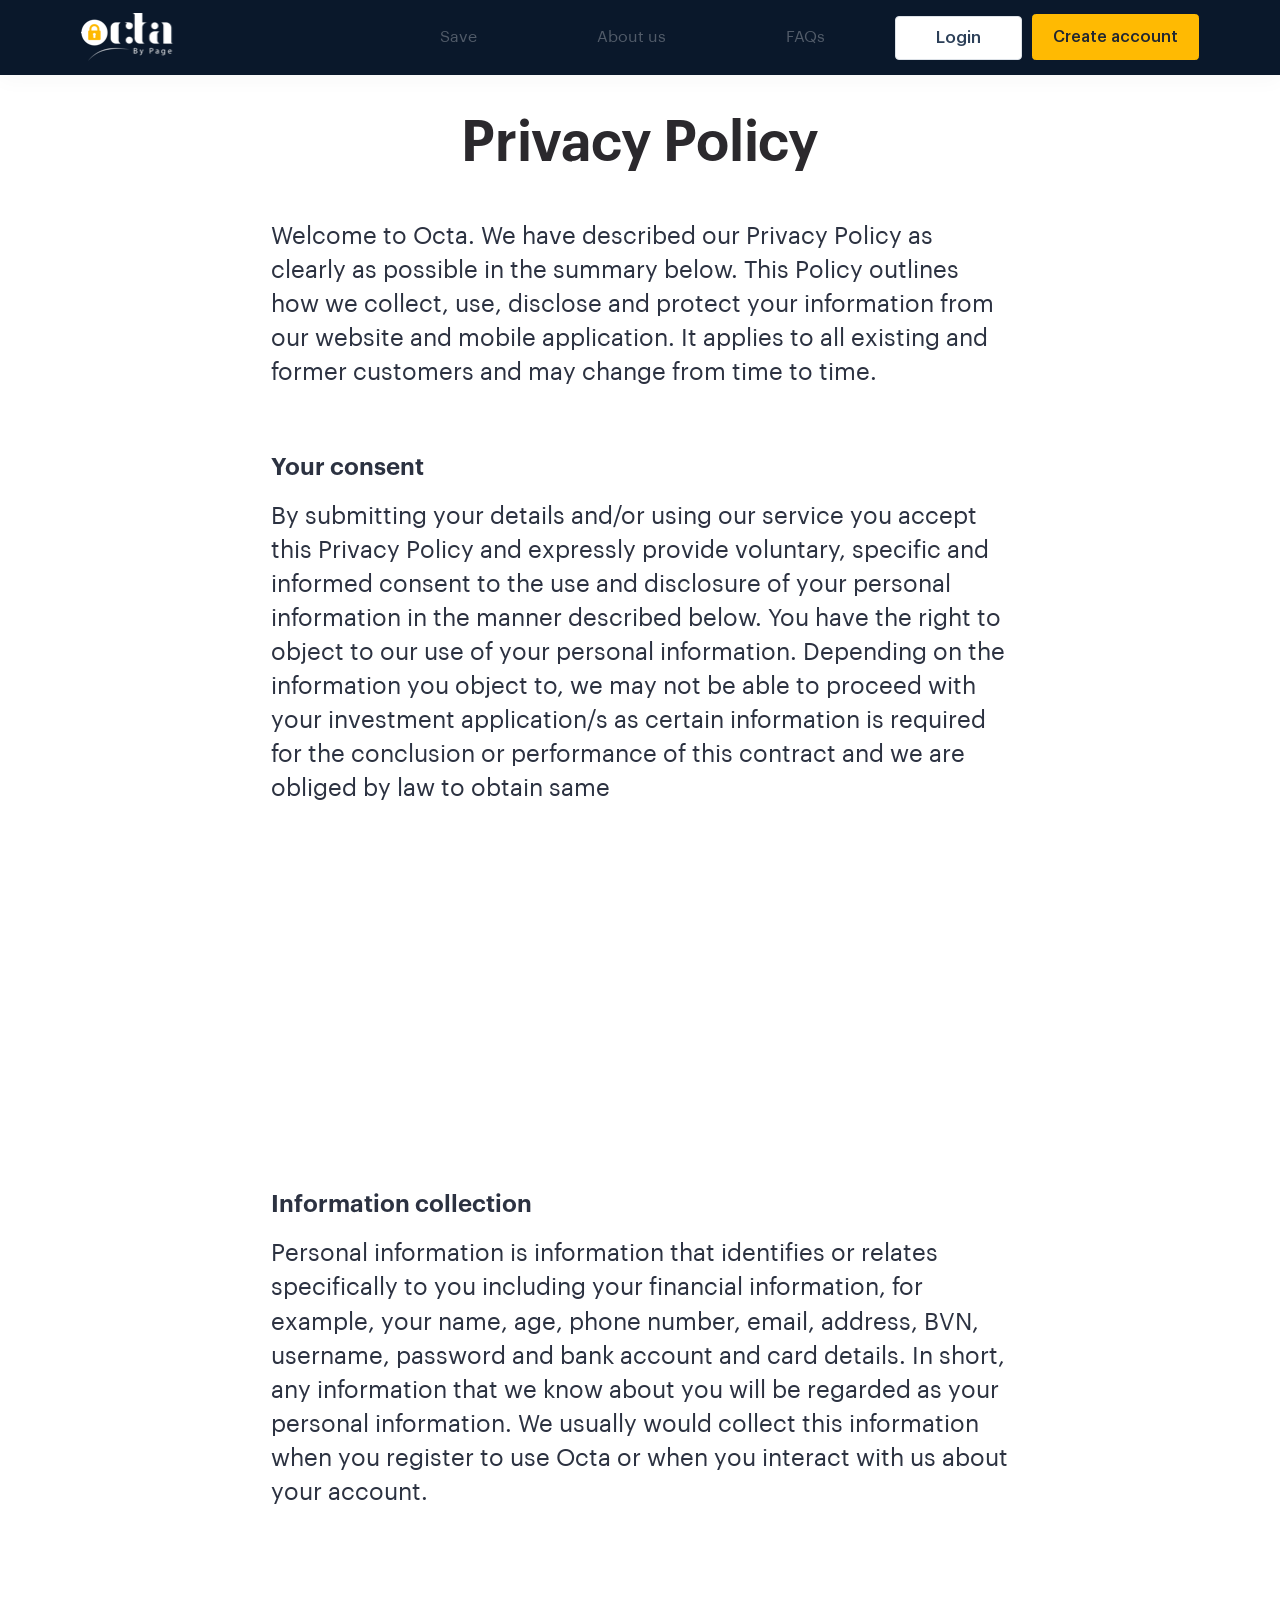
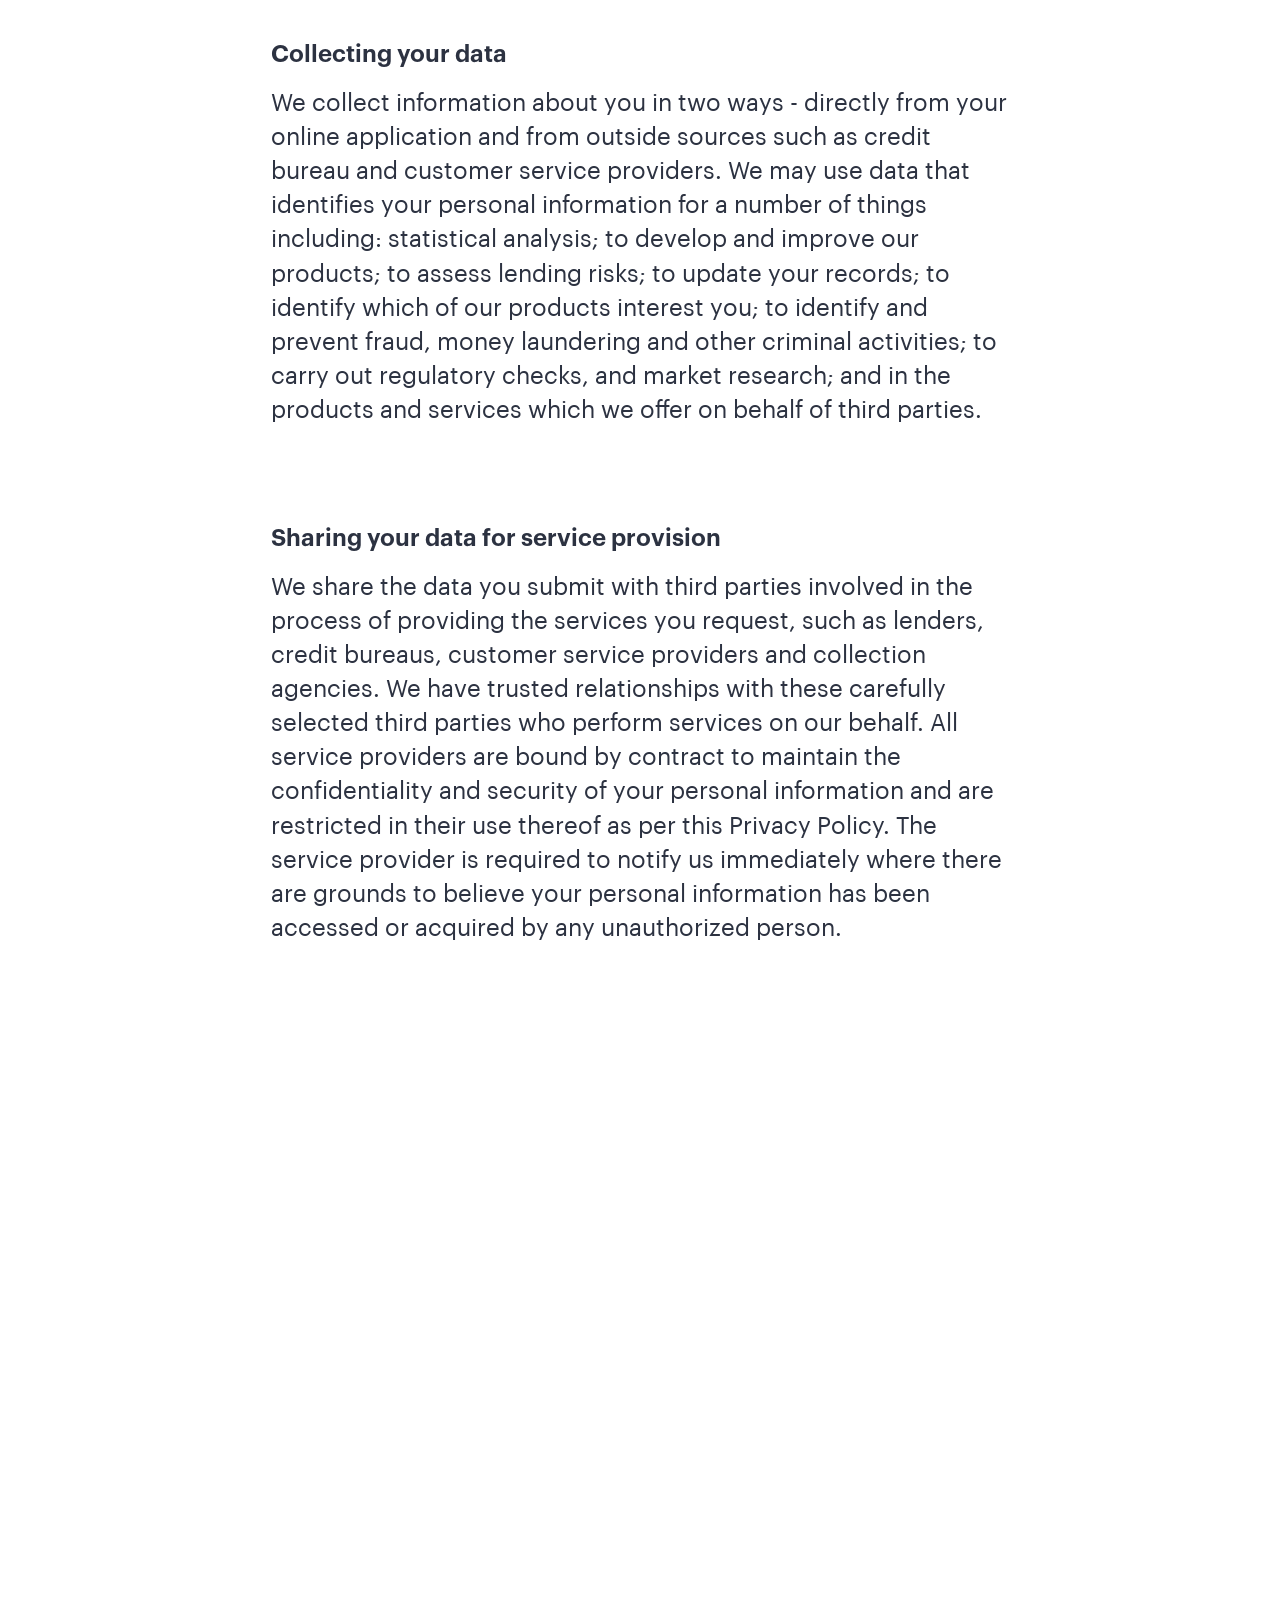
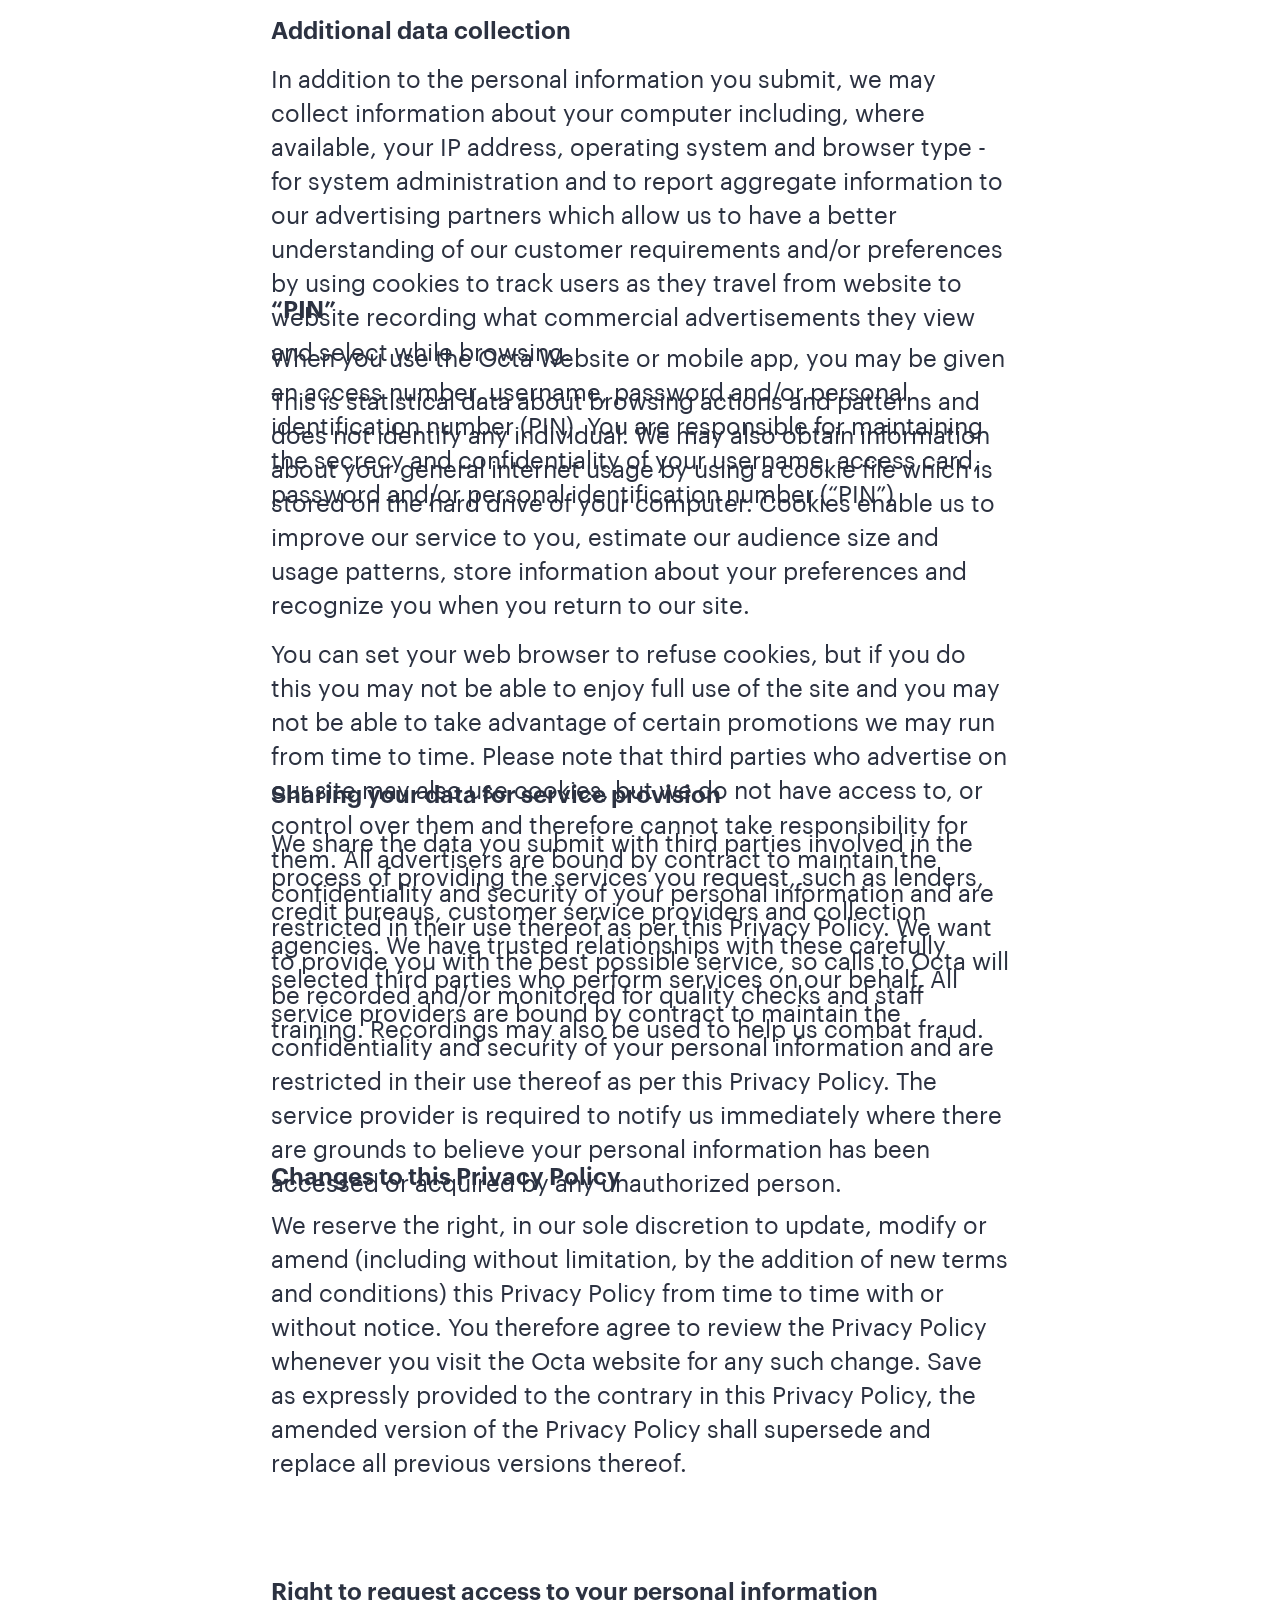
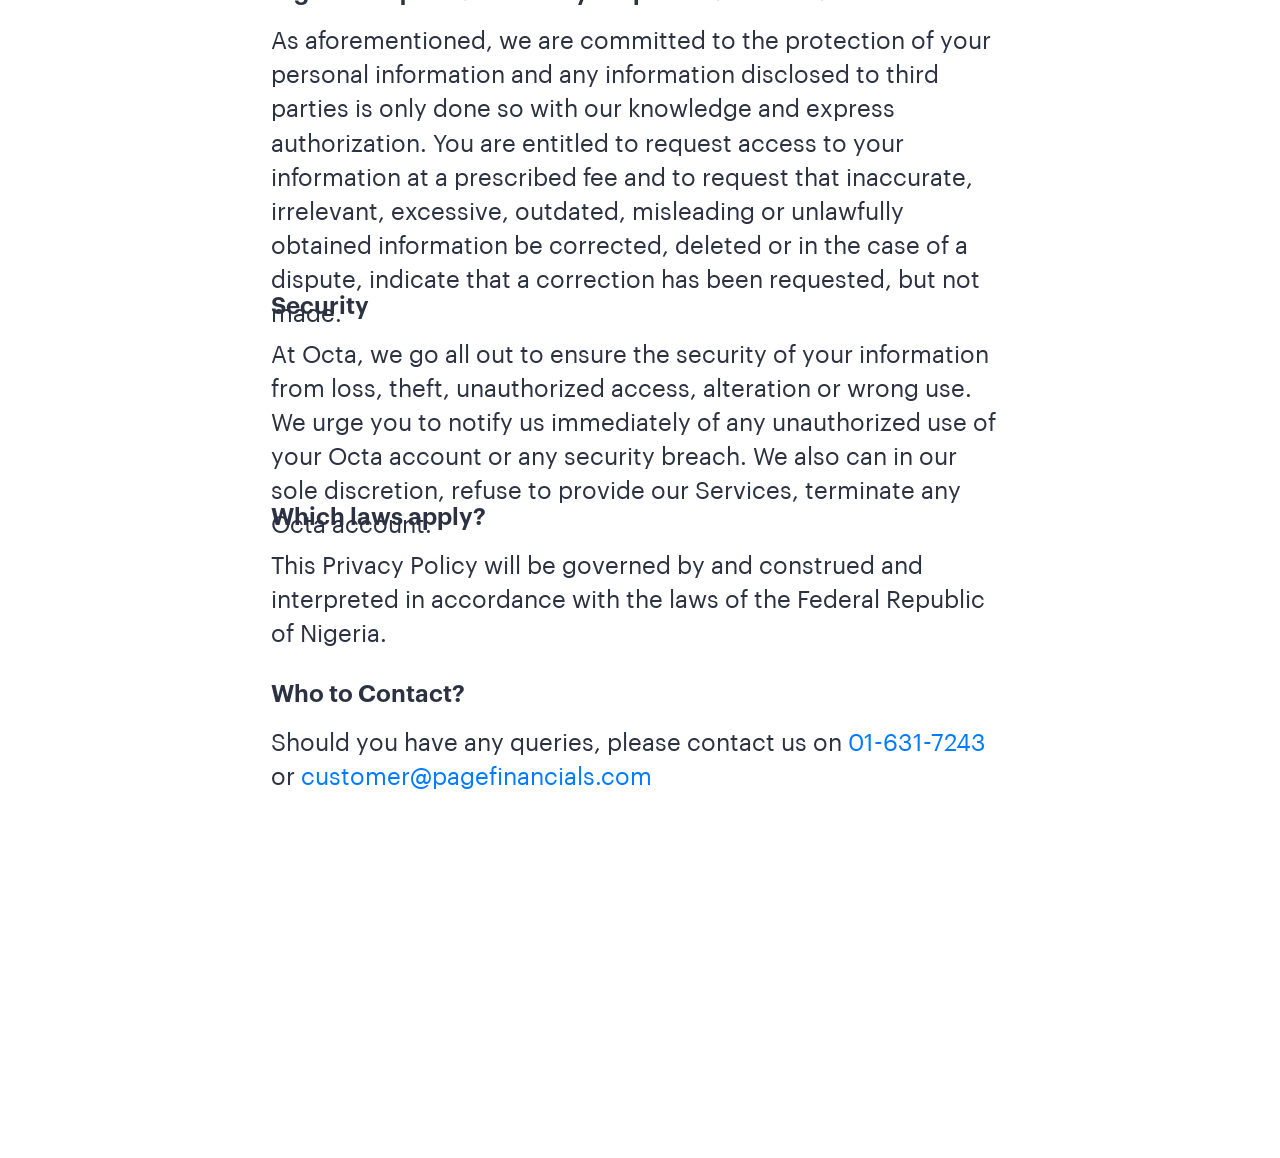
<file: privacy.html>
<!DOCTYPE html>
<html>
<head>
    <title>Octa</title>
    <meta charset="utf-8" />
    <meta http-equiv="X-UA-Compatible" content="IE=edge,chrome=1" />
    <meta content='width=device-width, initial-scale=1.0, maximum-scale=1.0, user-scalable=0' name='viewport' />
    <link href="font-awesome-4.7.0/css/font-awesome.min.css" rel="stylesheet"/>
    <link href="font-awesome-4.7.0/css/font-awesome-animation.min.css" rel="stylesheet"/>
    <link href="css/bootstrap.min.css" rel="stylesheet" />
    <link href="css/style.css" rel="stylesheet">
    <link href="css/smallerscreen.css" rel="stylesheet">
    <link href="css/animate.min.css" rel="stylesheet">
    <link href="css/hover-min.css" rel="stylesheet">
    <link rel="stylesheet" href="css/aos.css" />
    <style>
        header {
            box-shadow: 0 5px 20px 0 rgba(0, 0, 0, 0.03);
        }
    </style>
</head>
<body> 
    <header> 
        <nav class="navbar navbar-expand-lg navbar-dark">
            <div class="container-fluid">
              <a class="navbar-brand" href="index.html"><img src="images/logo.png" class="img-fluid" alt="logo"></a>
              <button class="navbar-toggler navbar-toggler-right" type="button" data-toggle="collapse" data-target="#navb">
                <span class="navbar-toggler-icon"></span>
              </button>

              <div class="collapse navbar-collapse" id="navb">
                <ul class="navbar-nav ml-auto">
                  <li class="nav-item">
                    <a class="nav-link" href="save.html">Save</a>
                  </li>
                  <li class="nav-item">
                    <a class="nav-link" href="about.html">About us</a>
                  </li>
                  <li class="nav-item">
                    <a class="nav-link" href="faq.html">FAQs</a>
                  </li>
                </ul>
                <form class="form-inline my-2 my-lg-0">
                  <a class="btn btn-login hvr-shrink" href="https://octa.ng/app/#sign-in">Login</a>
                  <a class="btn btn-create hvr-shrink my-2 my-sm-0" href="https://octa.ng/app/#sign-up">Create account</a>
                </form>
              </div>
            </div>
        </nav>
    </header>
    
    <article>
        <section class="terms">
             <div class="container-fluid">
                 <div class="row">
                    <div class="col-lg-2 col-md-2 col-1"></div>
                    <div class="col-lg-8 col-md-8 col-10">
                        <div>
                            <div data-aos="slide-up">
                                <h1>Privacy Policy</h1>
                                <p>Welcome to Octa. We have described our Privacy Policy as clearly as possible in the summary below. This Policy outlines how we collect, use, disclose and protect your information from our website and mobile application. It applies to all existing and former customers and may change from time to time.</p>
                            </div>
                            <div data-aos="slide-up">
                                <h5>Your consent</h5>
                                <p>By submitting your details and/or using our service you accept this Privacy Policy and expressly provide voluntary, specific and informed consent to the use and disclosure of your personal information in the manner described below. You have the right to object to our use of your personal information. Depending on the information you object to, we may not be able to proceed with your investment application/s as certain information is required for the conclusion or performance of this contract and we are obliged by law to obtain same</p>
                            </div>
                            <div data-aos="slide-up">
                                <h5>Information collection</h5>
                                <p>Personal information is information that identifies or relates specifically to you including your financial information, for example, your name, age, phone number, email, address, BVN, username, password and bank account and card details. In short, any information that we know about you will be regarded as your personal information. We usually would collect this information when you register to use Octa or when you interact with us about your account.</p>
                            </div>
                            <div data-aos="slide-up">
                                <h5>Collecting your data</h5>
                                <p>We collect information about you in two ways - directly from your online application and from outside sources such as credit bureau and customer service providers. We may use data that identifies your personal information for a number of things including: statistical analysis; to develop and improve our products; to assess lending risks; to update your records; to identify which of our products interest you; to identify and prevent fraud, money laundering and other criminal activities; to carry out regulatory checks, and market research; and in the products and services which we offer on behalf of third parties.</p>
                            </div>
                            <div data-aos="slide-up">
                                <h5>Sharing your data for service provision</h5>
                                <p>We share the data you submit with third parties involved in the process of providing the services you request, such as lenders, credit bureaus, customer service providers and collection agencies. We have trusted relationships with these carefully selected third parties who perform services on our behalf. All service providers are bound by contract to maintain the confidentiality and security of your personal information and are restricted in their use thereof as per this Privacy Policy. The service provider is required to notify us immediately where there are grounds to believe your personal information has been accessed or acquired by any unauthorized person.</p>
                            </div>
                            <div data-aos="slide-up">
                                <h5>Additional data collection</h5>
                                <p>In addition to the personal information you submit, we may collect information about your computer including, where available, your IP address, operating system and browser type - for system administration and to report aggregate information to our advertising partners which allow us to have a better understanding of our customer requirements and/or preferences by using cookies to track users as they travel from website to website recording what commercial advertisements they view and select while browsing.</p>
                                <p>This is statistical data about browsing actions and patterns and does not identify any individual. We may also obtain information about your general internet usage by using a cookie file which is stored on the hard drive of your computer. Cookies enable us to improve our service to you, estimate our audience size and usage patterns, store information about your preferences and recognize you when you return to our site.</p>
                                <p>You can set your web browser to refuse cookies, but if you do this you may not be able to enjoy full use of the site and you may not be able to take advantage of certain promotions we may run from time to time. Please note that third parties who advertise on our site may also use cookies, but we do not have access to, or control over them and therefore cannot take responsibility for them. All advertisers are bound by contract to maintain the confidentiality and security of your personal information and are restricted in their use thereof as per this Privacy Policy. We want to provide you with the best possible service, so calls to Octa will be recorded and/or monitored for quality checks and staff training. Recordings may also be used to help us combat fraud.</p>
                            </div>
                            <div data-aos="slide-up">
                                <h5>“PIN”</h5>
                                <p>When you use the Octa Website or mobile app, you may be given an access number, username, password and/or personal identification number (PIN). You are responsible for maintaining the secrecy and confidentiality of your username, access card, password and/or personal identification number (“PIN”)</p>
                            </div>
                            <div data-aos="slide-up">
                                <h5>Sharing your data for service provision</h5>
                                <p>We share the data you submit with third parties involved in the process of providing the services you request, such as lenders, credit bureaus, customer service providers and collection agencies. We have trusted relationships with these carefully selected third parties who perform services on our behalf. All service providers are bound by contract to maintain the confidentiality and security of your personal information and are restricted in their use thereof as per this Privacy Policy. The service provider is required to notify us immediately where there are grounds to believe your personal information has been accessed or acquired by any unauthorized person.</p>
                            </div>
                            <div data-aos="slide-up">
                                <h5>Changes to this Privacy Policy</h5>
                                <p>We reserve the right, in our sole discretion to update, modify or amend (including without limitation, by the addition of new terms and conditions) this Privacy Policy from time to time with or without notice. You therefore agree to review the Privacy Policy whenever you visit the Octa website for any such change. Save as expressly provided to the contrary in this Privacy Policy, the amended version of the Privacy Policy shall supersede and replace all previous versions thereof.</p>
                            </div>
                            <div data-aos="slide-up">
                                <h5>Right to request access to your personal information</h5>
                                <p>As aforementioned, we are committed to the protection of your personal information and any information disclosed to third parties is only done so with our knowledge and express authorization. You are entitled to request access to your information at a prescribed fee and to request that inaccurate, irrelevant, excessive, outdated, misleading or unlawfully obtained information be corrected, deleted or in the case of a dispute, indicate that a correction has been requested, but not made.</p>
                            </div>
                            <div data-aos="slide-up">
                                <h5>Security</h5>
                                <p>At Octa, we go all out to ensure the security of your information from loss, theft, unauthorized access, alteration or wrong use. We urge you to notify us immediately of any unauthorized use of your Octa account or any security breach. We also can in our sole discretion, refuse to provide our Services, terminate any Octa account.</p>
                            </div>
                            <div data-aos="slide-up">
                                <h5>Which laws apply?</h5>
                                <p>This Privacy Policy will be governed by and construed and interpreted in accordance with the laws of the Federal Republic of Nigeria.</p>
                            </div>
                            <div data-aos="slide-up">
                                <h5>Who to Contact?</h5>
                                <p>Should you have any queries, please contact us on <a href="tel:01-631-7243">01-631-7243</a> or <a href="mailto:customer@pagefinancials.com">customer@pagefinancials.com</a> </p>
                            </div>
                        </div>
                    </div>
                    <div class="col-lg-2 col-md-2 col-1"></div>
                 </div>
             </div>
        </section>
    </article>


    <footer data-aos="zoom-in">
        <div class="container">
            <div class="row">
                <div class="col-lg-4 col-md-3">
                    <div>
                        <div class="logo">
                            <a href="index.html"><img src="images/footer-logo.png" class="img-fluid" alt="logo"></a>
                        </div>
                        <p class="personal">Octa is your personal, go to mobile financial partner. Save, Invest and Spend Wiser and Smarter</p>
                        <div class="mb-30">
                            <a href=""><img src="images/app-store.png" class="img-fluid" alt="appstore"></a>
                            <a href=""><img src="images/google-play.png" class="img-fluid" alt="googleplay"></a>
                        </div>
                    </div>
                </div>
                <div class="col-lg-8 col-md-9 col-sm-12">
                    <div class="row">
                        <div class="col-lg-3 col-md-3 col-sm-3">
                            <div>
                                <h6>The Company</h6>
                                <p><a href="about.html">About us</a></p>
                                <p><a href="">Press</a></p>
                                <p><a href="">Page Financials</a></p>
                            </div>
                        </div>
                        <div class="col-lg-2 col-md-3 col-sm-3">
                            <div>
                                <h6>Product</h6>
                                <p><a href="save.html">Savings</a></p>
                                <p><a href="faq.html">FAQs</a></p>
                                <p><a href="contact.html">Contact us</a></p>
                            </div>
                        </div>
                        <div class="col-lg-3 col-md-3 col-sm-3">
                            <div>
                                <h6>Let’s connect</h6>
                                <p><a href="">Facebook</a></p>
                                <p><a href="">Twitter</a></p>
                                <p><a href="">Instagram</p>
                                <p><a href="">YouTube</a></p>
                            </div>
                        </div>
                        <div class="col-lg-4 col-md-3 col-sm-3">
                            <div>
                                <h6>Learning Hub</h6>
                                <p><a href="">Blog</a></p>
                                <p><a href="terms.html">Terms & Conditions</a></p>
                                <p><a href="privacy.html">Privacy Policy</p>
                            </div>
                        </div>
                    </div>  
                </div>
            </div>
        </div>
        <hr>
        <div class="container">
            <div class="row">
                <div class="col-lg-7 col-md-7">
                    <div>
                        <p class="copy">All Right Reserved &copy 2019</p>
                    </div>
                </div>
            </div>
        </div>
    </footer>
    <script src="js/highlight.min.js"></script>
    <script src="js/aos.js"></script>
    <script>
        AOS.init({
            easing: 'ease-out-back',
            duration: 1000
        });
    </script>

    <script>
        hljs.initHighlightingOnLoad();
        $('.hero__scroll').on('click', function(e) {
            $('html, body').animate({
                scrollTop: $(window).height()
            }, 1200);
        });
    </script>

    <script src="js/jquery.min.js"></script>
    <script src="js/popper.min.js"></script>
    <script src="js/bootstrap.min.js"></script>
    <script src="js/carousel.js"></script>
    <script src="js/accordion.js"></script>
</body>
</html>
</file>
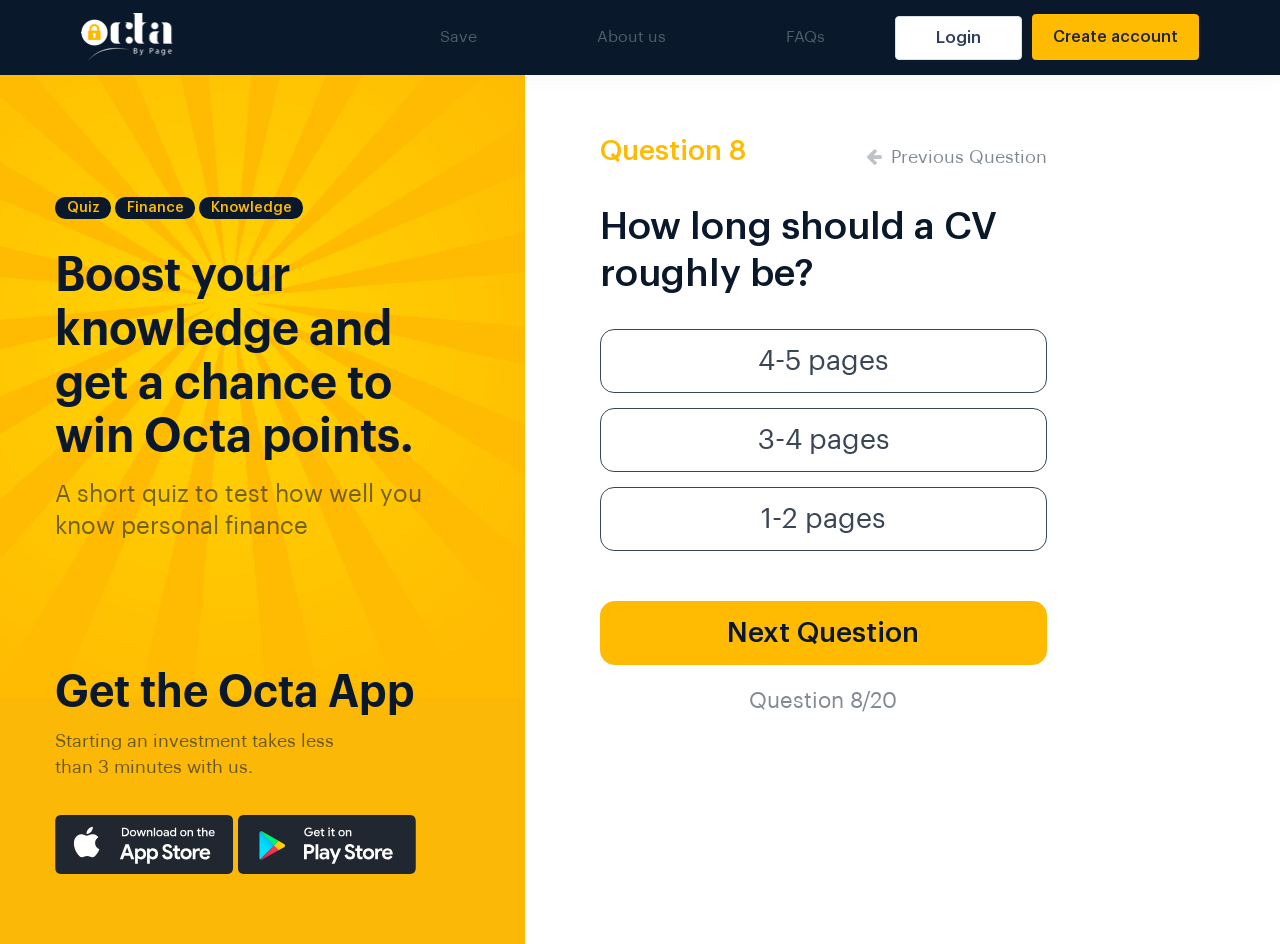
<file: quiz-eight.html>
<!DOCTYPE html>
<html>
<head>
    <title>Octa</title>
    <meta charset="utf-8" />
    <meta http-equiv="X-UA-Compatible" content="IE=edge,chrome=1" />
    <meta content='width=device-width, initial-scale=1.0, maximum-scale=1.0, user-scalable=0' name='viewport' />
    <link href="font-awesome-4.7.0/css/font-awesome.min.css" rel="stylesheet"/>
    <link href="font-awesome-4.7.0/css/font-awesome-animation.min.css" rel="stylesheet"/>
    <link href="css/bootstrap.min.css" rel="stylesheet" />
    <link href="css/style.css" rel="stylesheet">
    <link href="css/smallerscreen.css" rel="stylesheet">
    <link href="css/animate.min.css" rel="stylesheet">
    <link href="css/hover-min.css" rel="stylesheet">
    <style>
        header {
            box-shadow: 0 5px 20px 0 rgba(0, 0, 0, 0.03);
        }
    </style>
</head>
<body> 
    <header> 
        <nav class="navbar navbar-expand-lg navbar-dark">
            <div class="container-fluid">
              <a class="navbar-brand" href="index.html"><img src="images/logo.png" class="img-fluid" alt="logo"></a>
              <button class="navbar-toggler navbar-toggler-right" type="button" data-toggle="collapse" data-target="#navb">
                <span class="navbar-toggler-icon"></span>
              </button>

              <div class="collapse navbar-collapse" id="navb">
                <ul class="navbar-nav ml-auto">
                  <li class="nav-item">
                    <a class="nav-link" href="save.html">Save</a>
                  </li>
                  <li class="nav-item">
                    <a class="nav-link" href="about.html">About us</a>
                  </li>
                  <li class="nav-item">
                    <a class="nav-link" href="faq.html">FAQs</a>
                  </li>
                </ul>
                <form class="form-inline my-2 my-lg-0">
                  <a class="btn btn-login hvr-shrink" href="https://octa.ng/app/#sign-in">Login</a>
                  <a class="btn btn-create hvr-shrink my-2 my-sm-0" href="https://octa.ng/app/#sign-up">Create account</a>
                </form>
              </div>
            </div>
        </nav>
    </header>
    
    <article>
        <section>
            <div class="quiz-div">
                <div class="row">
                    <div class="col-lg-5 col-md-6">
                        <div class="quiz">
                            <div>
                                <span class="badge">Quiz</span>
                                <span class="badge">Finance</span>
                                <span class="badge">Knowledge</span>
                            </div>
                            <h4>Boost your knowledge and get a chance to win Octa points.</h4>
                            <h6>A short quiz to test how well you know personal finance</h6>
                            <div>
                                <h5>Get the Octa App</h5>
                                <p>Starting an investment takes less than 3 minutes with us.</p>
                            </div>
                            <div>
                                <a href=""><img src="images/appstore.svg" class="img-fluid" alt="appstore icon"></a>
                                <a href=""><img src="images/playstore.svg" class="img-fluid" alt="playstore icon"></a>
                            </div>
                        </div>
                    </div>
                    <div class="col-lg-7 col-md-6">
                        <div class="question">
                            <div>
                                <h6>Question 8</h6>
                                <a href="quiz-seven.html" class="previous"><i class="fa fa-arrow-left"></i> &nbsp;Previous Question</a>
                            </div>
                            <h5>How long should a CV roughly be?</h5>
                            <div>
                                <button class="btn btn-options">4-5 pages</button>
                            </div>
                            <div>
                                <button class="btn btn-options">3-4 pages</button>
                            </div>
                            <div>
                                <button class="btn btn-options">1-2 pages</button>
                            </div>
                            <div>
                                <a href="quiz-nine.html" class="btn btn-next">Next Question</a>
                            </div>
                            <p>Question 8/20</p>
                        </div>
                    </div>
                </div>
            </div>
        </section>
    </article>


    <script src="js/jquery.min.js"></script>
    <script src="js/popper.min.js"></script>
    <script src="js/bootstrap.min.js"></script>
    <script src="js/carousel.js"></script>
    <script src="js/accordion.js"></script>
</body>
</html>
</file>
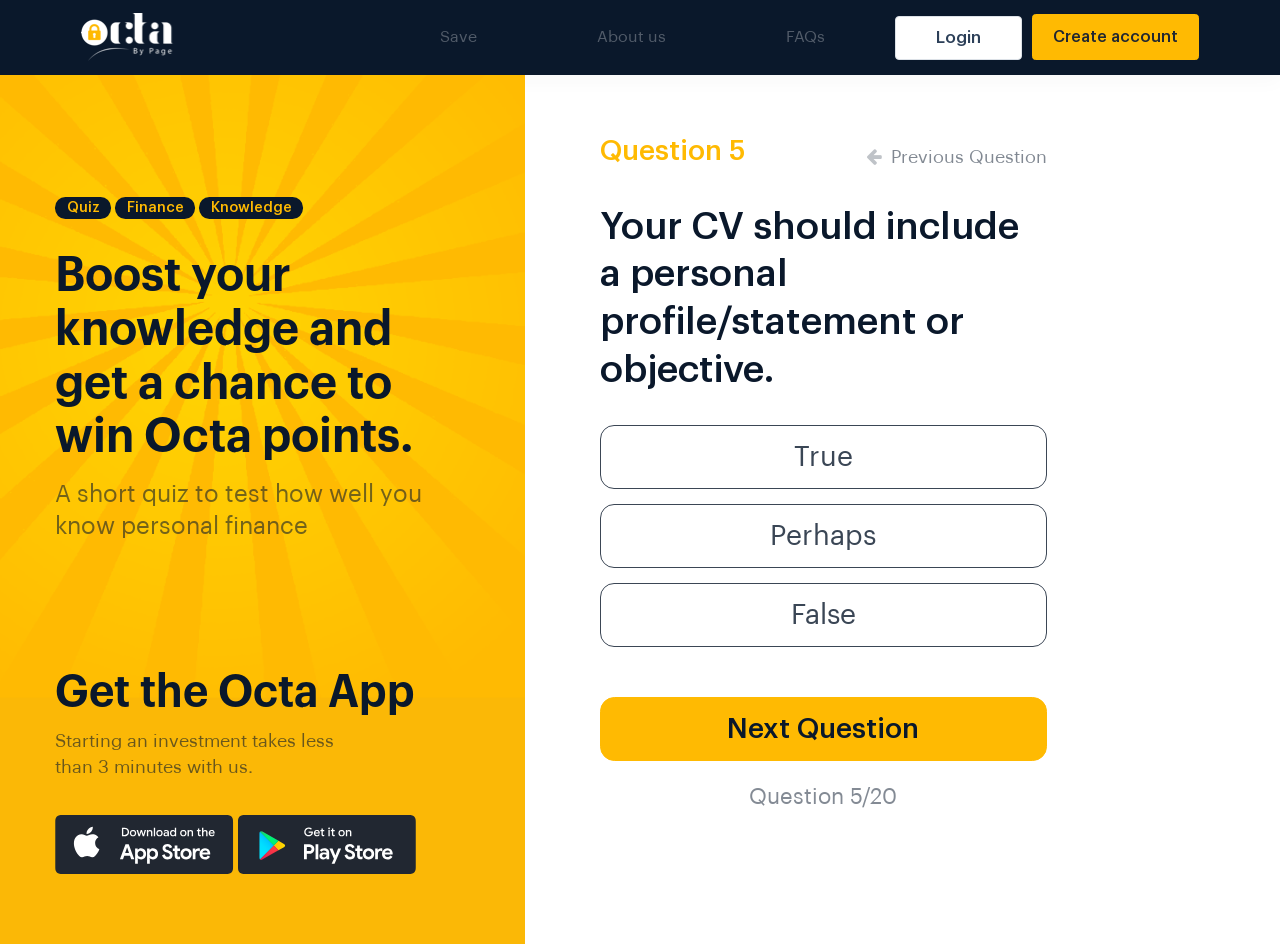
<file: quiz-five.html>
<!DOCTYPE html>
<html>
<head>
    <title>Octa</title>
    <meta charset="utf-8" />
    <meta http-equiv="X-UA-Compatible" content="IE=edge,chrome=1" />
    <meta content='width=device-width, initial-scale=1.0, maximum-scale=1.0, user-scalable=0' name='viewport' />
    <link href="font-awesome-4.7.0/css/font-awesome.min.css" rel="stylesheet"/>
    <link href="font-awesome-4.7.0/css/font-awesome-animation.min.css" rel="stylesheet"/>
    <link href="css/bootstrap.min.css" rel="stylesheet" />
    <link href="css/style.css" rel="stylesheet">
    <link href="css/smallerscreen.css" rel="stylesheet">
    <link href="css/animate.min.css" rel="stylesheet">
    <link href="css/hover-min.css" rel="stylesheet">
    <style>
        header {
            box-shadow: 0 5px 20px 0 rgba(0, 0, 0, 0.03);
        }
    </style>
</head>
<body> 
    <header> 
        <nav class="navbar navbar-expand-lg navbar-dark">
            <div class="container-fluid">
              <a class="navbar-brand" href="index.html"><img src="images/logo.png" class="img-fluid" alt="logo"></a>
              <button class="navbar-toggler navbar-toggler-right" type="button" data-toggle="collapse" data-target="#navb">
                <span class="navbar-toggler-icon"></span>
              </button>

              <div class="collapse navbar-collapse" id="navb">
                <ul class="navbar-nav ml-auto">
                  <li class="nav-item">
                    <a class="nav-link" href="save.html">Save</a>
                  </li>
                  <li class="nav-item">
                    <a class="nav-link" href="about.html">About us</a>
                  </li>
                  <li class="nav-item">
                    <a class="nav-link" href="faq.html">FAQs</a>
                  </li>
                </ul>
                <form class="form-inline my-2 my-lg-0">
                  <a class="btn btn-login hvr-shrink" href="https://octa.ng/app/#sign-in">Login</a>
                  <a class="btn btn-create hvr-shrink my-2 my-sm-0" href="https://octa.ng/app/#sign-up">Create account</a>
                </form>
              </div>
            </div>
        </nav>
    </header>
    
    <article>
        <section>
            <div class="quiz-div">
                <div class="row">
                    <div class="col-lg-5 col-md-6">
                        <div class="quiz">
                            <div>
                                <span class="badge">Quiz</span>
                                <span class="badge">Finance</span>
                                <span class="badge">Knowledge</span>
                            </div>
                            <h4>Boost your knowledge and get a chance to win Octa points.</h4>
                            <h6>A short quiz to test how well you know personal finance</h6>
                            <div>
                                <h5>Get the Octa App</h5>
                                <p>Starting an investment takes less than 3 minutes with us.</p>
                            </div>
                            <div>
                                <a href=""><img src="images/appstore.svg" class="img-fluid" alt="appstore icon"></a>
                                <a href=""><img src="images/playstore.svg" class="img-fluid" alt="playstore icon"></a>
                            </div>
                        </div>
                    </div>
                    <div class="col-lg-7 col-md-6">
                        <div class="question">
                            <div>
                                <h6>Question 5</h6>
                                <a href="quiz-four.html" class="previous"><i class="fa fa-arrow-left"></i> &nbsp;Previous Question</a>
                            </div>
                            <h5>Your CV should include a personal profile/statement or objective.</h5>
                            <div>
                                <button class="btn btn-options">True </i></button>
                            </div>
                            <div>
                                <button class="btn btn-options">Perhaps </button>
                            </div>
                            <div>
                                <button class="btn btn-options">False</button>
                            </div>
                            <div>
                                <a href="quiz-six.html" class="btn btn-next">Next Question</a>
                            </div>
                            <p>Question 5/20</p>
                        </div>
                    </div>
                </div>
            </div>
        </section>
    </article>


    <script src="js/jquery.min.js"></script>
    <script src="js/popper.min.js"></script>
    <script src="js/bootstrap.min.js"></script>
    <script src="js/carousel.js"></script>
    <script src="js/accordion.js"></script>
</body>
</html>
</file>
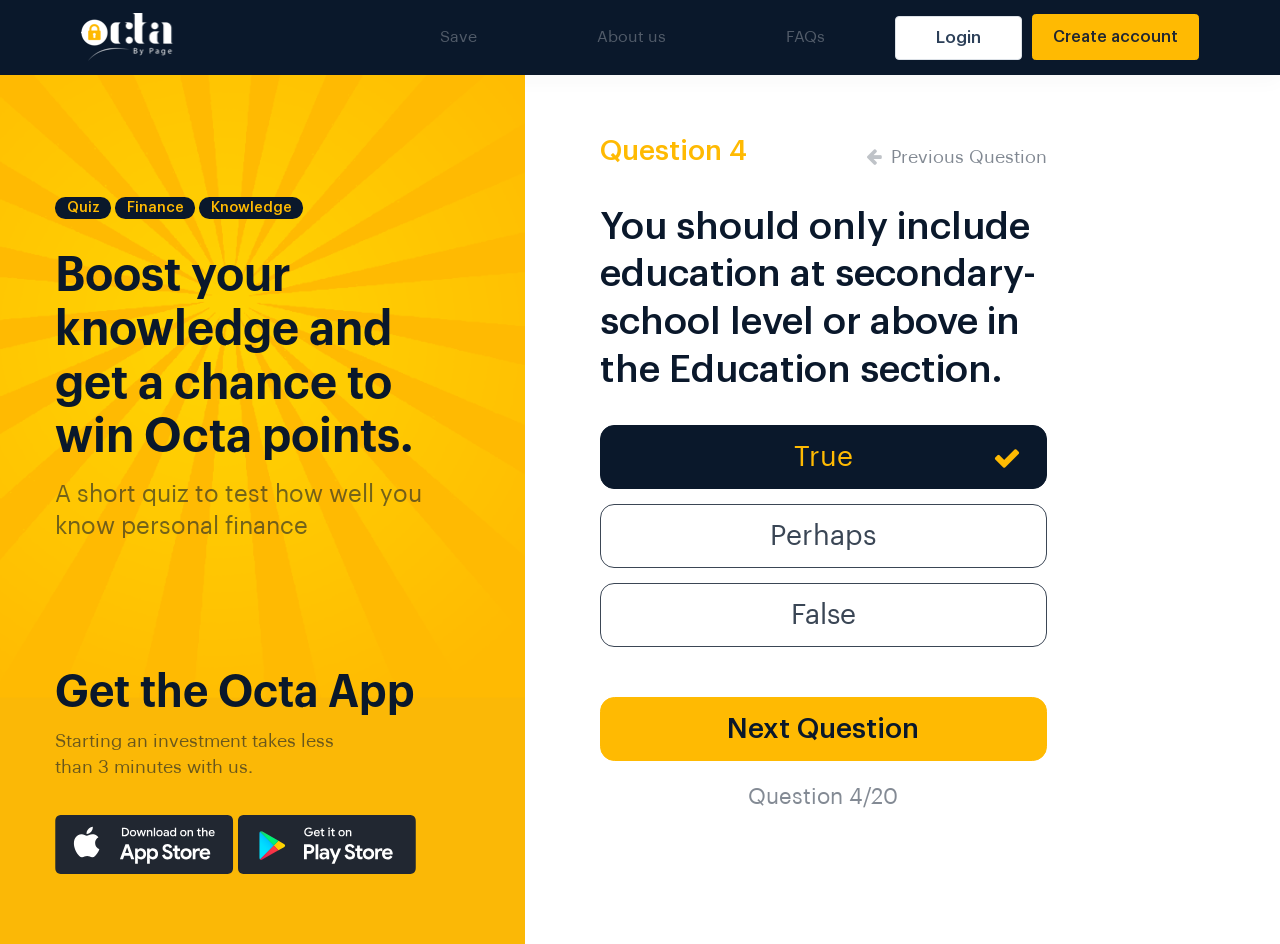
<file: quiz-four.html>
<!DOCTYPE html>
<html>
<head>
    <title>Octa</title>
    <meta charset="utf-8" />
    <meta http-equiv="X-UA-Compatible" content="IE=edge,chrome=1" />
    <meta content='width=device-width, initial-scale=1.0, maximum-scale=1.0, user-scalable=0' name='viewport' />
    <link href="font-awesome-4.7.0/css/font-awesome.min.css" rel="stylesheet"/>
    <link href="font-awesome-4.7.0/css/font-awesome-animation.min.css" rel="stylesheet"/>
    <link href="css/bootstrap.min.css" rel="stylesheet" />
    <link href="css/style.css" rel="stylesheet">
    <link href="css/smallerscreen.css" rel="stylesheet">
    <link href="css/animate.min.css" rel="stylesheet">
    <link href="css/hover-min.css" rel="stylesheet">
    <style>
        header {
            box-shadow: 0 5px 20px 0 rgba(0, 0, 0, 0.03);
        }
    </style>
</head>
<body> 
    <header> 
        <nav class="navbar navbar-expand-lg navbar-dark">
            <div class="container-fluid">
              <a class="navbar-brand" href="index.html"><img src="images/logo.png" class="img-fluid" alt="logo"></a>
              <button class="navbar-toggler navbar-toggler-right" type="button" data-toggle="collapse" data-target="#navb">
                <span class="navbar-toggler-icon"></span>
              </button>

              <div class="collapse navbar-collapse" id="navb">
                <ul class="navbar-nav ml-auto">
                  <li class="nav-item">
                    <a class="nav-link" href="save.html">Save</a>
                  </li>
                  <li class="nav-item">
                    <a class="nav-link" href="about.html">About us</a>
                  </li>
                  <li class="nav-item">
                    <a class="nav-link" href="faq.html">FAQs</a>
                  </li>
                </ul>
                <form class="form-inline my-2 my-lg-0">
                  <a class="btn btn-login hvr-shrink" href="https://octa.ng/app/#sign-in">Login</a>
                  <a class="btn btn-create hvr-shrink my-2 my-sm-0" href="https://octa.ng/app/#sign-up">Create account</a>
                </form>
              </div>
            </div>
        </nav>
    </header>
    
    <article>
        <section>
            <div class="quiz-div">
                <div class="row">
                    <div class="col-lg-5 col-md-6">
                        <div class="quiz">
                            <div>
                                <span class="badge">Quiz</span>
                                <span class="badge">Finance</span>
                                <span class="badge">Knowledge</span>
                            </div>
                            <h4>Boost your knowledge and get a chance to win Octa points.</h4>
                            <h6>A short quiz to test how well you know personal finance</h6>
                            <div>
                                <h5>Get the Octa App</h5>
                                <p>Starting an investment takes less than 3 minutes with us.</p>
                            </div>
                            <div>
                                <a href=""><img src="images/appstore.svg" class="img-fluid" alt="appstore icon"></a>
                                <a href=""><img src="images/playstore.svg" class="img-fluid" alt="playstore icon"></a>
                            </div>
                        </div>
                    </div>
                    <div class="col-lg-7 col-md-6">
                        <div class="question">
                            <div>
                                <h6>Question 4</h6>
                                <a href="quiz-three.html" class="previous"><i class="fa fa-arrow-left"></i> &nbsp;Previous Question</a>
                            </div>
                            <h5>You should only include education at secondary-school level or above in the Education section.</h5>
                            <div>
                                <button class="btn btn-options option-picked">True  <i class="fa fa-check"></i></button>
                            </div>
                            <div>
                                <button class="btn btn-options">Perhaps </button>
                            </div>
                            <div>
                                <button class="btn btn-options">False</button>
                            </div>
                            <div>
                                <a href="quiz-five.html" class="btn btn-next">Next Question</a>
                            </div>
                            <p>Question 4/20</p>
                        </div>
                    </div>
                </div>
            </div>
        </section>
    </article>


    <script src="js/jquery.min.js"></script>
    <script src="js/popper.min.js"></script>
    <script src="js/bootstrap.min.js"></script>
    <script src="js/carousel.js"></script>
    <script src="js/accordion.js"></script>
</body>
</html>
</file>
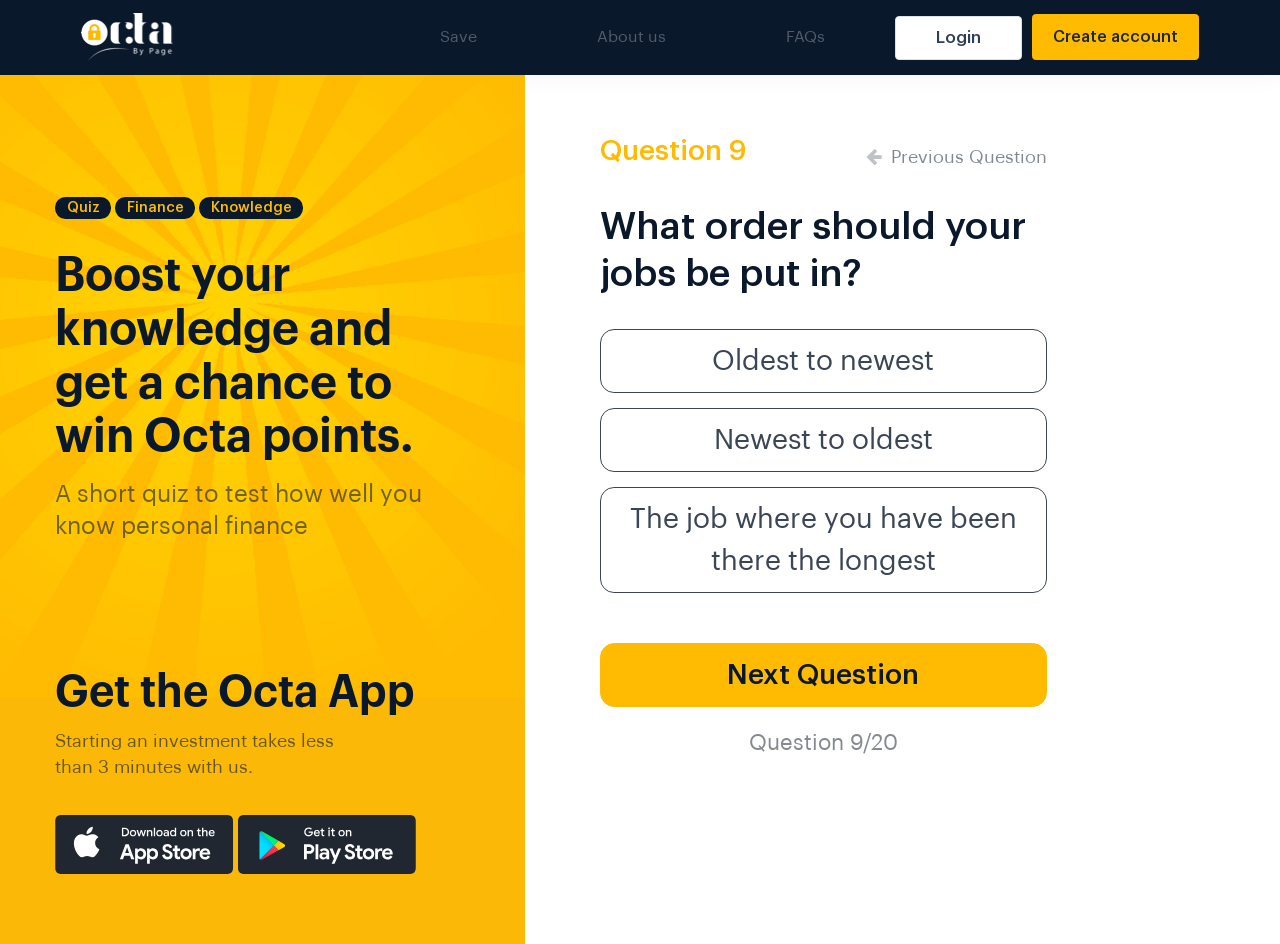
<file: quiz-nine.html>
<!DOCTYPE html>
<html>
<head>
    <title>Octa</title>
    <meta charset="utf-8" />
    <meta http-equiv="X-UA-Compatible" content="IE=edge,chrome=1" />
    <meta content='width=device-width, initial-scale=1.0, maximum-scale=1.0, user-scalable=0' name='viewport' />
    <link href="font-awesome-4.7.0/css/font-awesome.min.css" rel="stylesheet"/>
    <link href="font-awesome-4.7.0/css/font-awesome-animation.min.css" rel="stylesheet"/>
    <link href="css/bootstrap.min.css" rel="stylesheet" />
    <link href="css/style.css" rel="stylesheet">
    <link href="css/smallerscreen.css" rel="stylesheet">
    <link href="css/animate.min.css" rel="stylesheet">
    <link href="css/hover-min.css" rel="stylesheet">
    <style>
        header {
            box-shadow: 0 5px 20px 0 rgba(0, 0, 0, 0.03);
        }
    </style>
</head>
<body> 
    <header> 
        <nav class="navbar navbar-expand-lg navbar-dark">
            <div class="container-fluid">
              <a class="navbar-brand" href="index.html"><img src="images/logo.png" class="img-fluid" alt="logo"></a>
              <button class="navbar-toggler navbar-toggler-right" type="button" data-toggle="collapse" data-target="#navb">
                <span class="navbar-toggler-icon"></span>
              </button>

              <div class="collapse navbar-collapse" id="navb">
                <ul class="navbar-nav ml-auto">
                  <li class="nav-item">
                    <a class="nav-link" href="save.html">Save</a>
                  </li>
                  <li class="nav-item">
                    <a class="nav-link" href="about.html">About us</a>
                  </li>
                  <li class="nav-item">
                    <a class="nav-link" href="faq.html">FAQs</a>
                  </li>
                </ul>
                <form class="form-inline my-2 my-lg-0">
                  <a class="btn btn-login hvr-shrink" href="https://octa.ng/app/#sign-in">Login</a>
                  <a class="btn btn-create hvr-shrink my-2 my-sm-0" href="https://octa.ng/app/#sign-up">Create account</a>
                </form>
              </div>
            </div>
        </nav>
    </header>
    
    <article>
        <section>
            <div class="quiz-div">
                <div class="row">
                    <div class="col-lg-5 col-md-6">
                        <div class="quiz">
                            <div>
                                <span class="badge">Quiz</span>
                                <span class="badge">Finance</span>
                                <span class="badge">Knowledge</span>
                            </div>
                            <h4>Boost your knowledge and get a chance to win Octa points.</h4>
                            <h6>A short quiz to test how well you know personal finance</h6>
                            <div>
                                <h5>Get the Octa App</h5>
                                <p>Starting an investment takes less than 3 minutes with us.</p>
                            </div>
                            <div>
                                <a href=""><img src="images/appstore.svg" class="img-fluid" alt="appstore icon"></a>
                                <a href=""><img src="images/playstore.svg" class="img-fluid" alt="playstore icon"></a>
                            </div>
                        </div>
                    </div>
                    <div class="col-lg-7 col-md-6">
                        <div class="question">
                            <div>
                                <h6>Question 9</h6>
                                <a href="quiz-eight.html" class="previous"><i class="fa fa-arrow-left"></i> &nbsp;Previous Question</a>
                            </div>
                            <h5>What order should your jobs be put in?</h5>
                            <div>
                                <button class="btn btn-options">Oldest to newest</button>
                            </div>
                            <div>
                                <button class="btn btn-options">Newest to oldest</button>
                            </div>
                            <div>
                                <button class="btn btn-options">The job where you have been there the longest</button>
                            </div>
                            <div>
                                <a href="quiz-ten.html" class="btn btn-next">Next Question</a>
                            </div>
                            <p>Question 9/20</p>
                        </div>
                    </div>
                </div>
            </div>
        </section>
    </article>


    <script src="js/jquery.min.js"></script>
    <script src="js/popper.min.js"></script>
    <script src="js/bootstrap.min.js"></script>
    <script src="js/carousel.js"></script>
    <script src="js/accordion.js"></script>
</body>
</html>
</file>
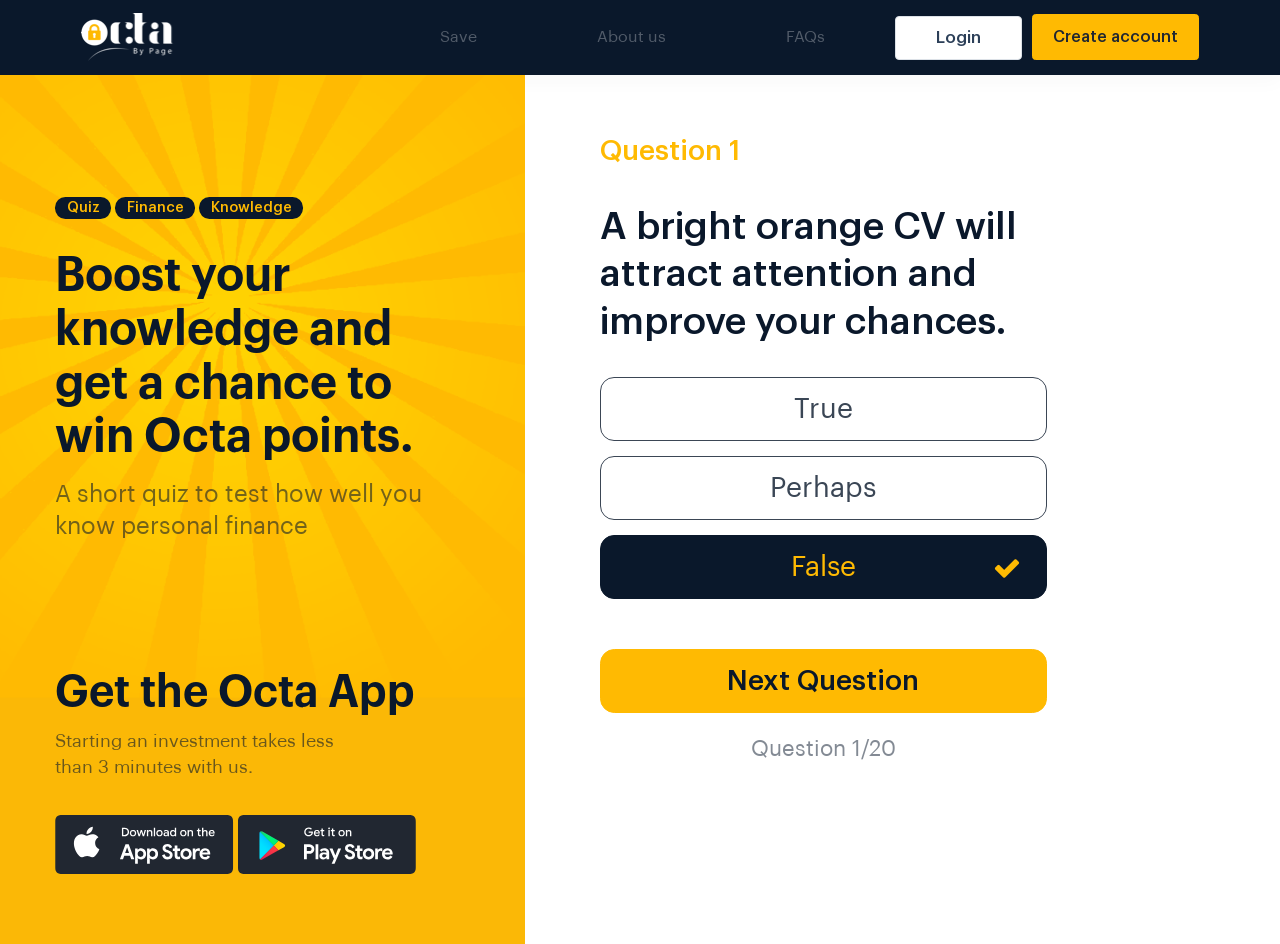
<file: quiz-one.html>
<!DOCTYPE html>
<html>
<head>
	<title>Octa</title>
	<meta charset="utf-8" />
    <meta http-equiv="X-UA-Compatible" content="IE=edge,chrome=1" />
    <meta content='width=device-width, initial-scale=1.0, maximum-scale=1.0, user-scalable=0' name='viewport' />
    <link href="font-awesome-4.7.0/css/font-awesome.min.css" rel="stylesheet"/>
    <link href="font-awesome-4.7.0/css/font-awesome-animation.min.css" rel="stylesheet"/>
    <link href="css/bootstrap.min.css" rel="stylesheet" />
    <link href="css/style.css" rel="stylesheet">
    <link href="css/smallerscreen.css" rel="stylesheet">
    <link href="css/animate.min.css" rel="stylesheet">
    <link href="css/hover-min.css" rel="stylesheet">
    <style>
        header {
            box-shadow: 0 5px 20px 0 rgba(0, 0, 0, 0.03);
        }
    </style>
</head>
<body> 
    <header> 
        <nav class="navbar navbar-expand-lg navbar-dark">
            <div class="container-fluid">
              <a class="navbar-brand" href="index.html"><img src="images/logo.png" class="img-fluid" alt="logo"></a>
              <button class="navbar-toggler navbar-toggler-right" type="button" data-toggle="collapse" data-target="#navb">
                <span class="navbar-toggler-icon"></span>
              </button>

              <div class="collapse navbar-collapse" id="navb">
                <ul class="navbar-nav ml-auto">
                  <li class="nav-item">
                    <a class="nav-link" href="save.html">Save</a>
                  </li>
                  <li class="nav-item">
                    <a class="nav-link" href="about.html">About us</a>
                  </li>
                  <li class="nav-item">
                    <a class="nav-link" href="faq.html">FAQs</a>
                  </li>
                </ul>
                <form class="form-inline my-2 my-lg-0">
                  <a class="btn btn-login hvr-shrink" href="https://octa.ng/app/#sign-in">Login</a>
                  <a class="btn btn-create hvr-shrink my-2 my-sm-0" href="https://octa.ng/app/#sign-up">Create account</a>
                </form>
              </div>
            </div>
        </nav>
    </header>
    
    <article>
        <section>
            <div class="quiz-div">
                <div class="row">
                    <div class="col-lg-5 col-md-6">
                        <div class="quiz">
                            <div>
                                <span class="badge">Quiz</span>
                                <span class="badge">Finance</span>
                                <span class="badge">Knowledge</span>
                            </div>
                            <h4>Boost your knowledge and get a chance to win Octa points.</h4>
                            <h6>A short quiz to test how well you know personal finance</h6>
                            <div>
                                <h5>Get the Octa App</h5>
                                <p>Starting an investment takes less than 3 minutes with us.</p>
                            </div>
                            <div>
                                <a href=""><img src="images/appstore.svg" class="img-fluid" alt="appstore icon"></a>
                                <a href=""><img src="images/playstore.svg" class="img-fluid" alt="playstore icon"></a>
                            </div>
                        </div>
                    </div>
                    <div class="col-lg-7 col-md-6">
                        <div class="question">
                            <h6>Question 1</h6>
                            <h5>A bright orange CV will attract attention and improve your chances.</h5>
                            <div>
                                <button class="btn btn-options">True</button>
                            </div>
                            <div>
                                <button class="btn btn-options">Perhaps</button>
                            </div>
                            <div>
                                <button class="btn btn-options option-picked">False <i class="fa fa-check"></i></button>
                            </div>
                            <div>
                                <a href="quiz-two.html" class="btn btn-next">Next Question</a>
                            </div>
                             <p>Question 1/20</p>
                        </div>
                    </div>
                </div>
            </div>
        </section>
    </article>


    <script src="js/jquery.min.js"></script>
    <script src="js/popper.min.js"></script>
    <script src="js/bootstrap.min.js"></script>
    <script src="js/carousel.js"></script>
    <script src="js/accordion.js"></script>
</body>
</html>
</file>
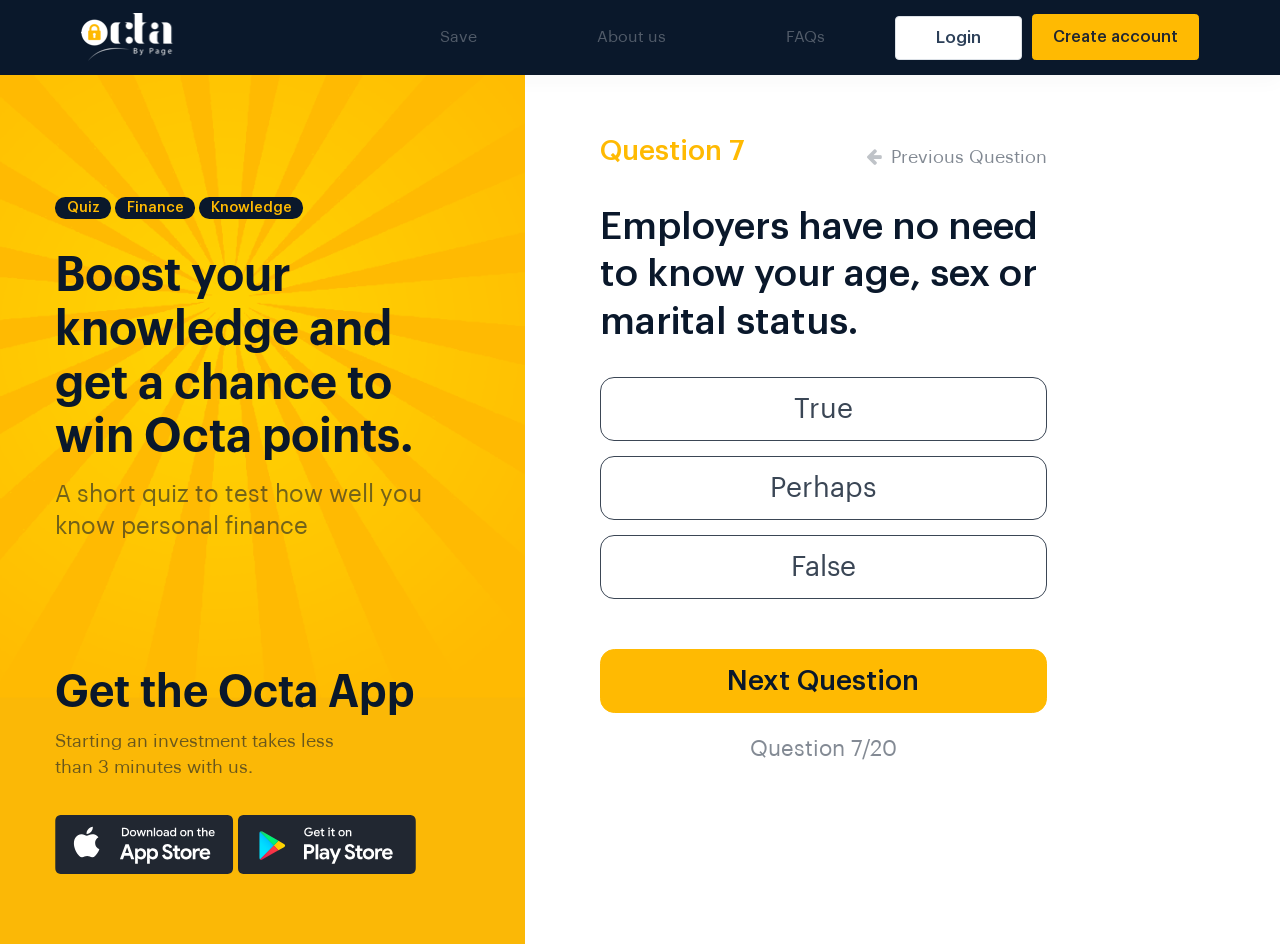
<file: quiz-seven.html>
<!DOCTYPE html>
<html>
<head>
    <title>Octa</title>
    <meta charset="utf-8" />
    <meta http-equiv="X-UA-Compatible" content="IE=edge,chrome=1" />
    <meta content='width=device-width, initial-scale=1.0, maximum-scale=1.0, user-scalable=0' name='viewport' />
    <link href="font-awesome-4.7.0/css/font-awesome.min.css" rel="stylesheet"/>
    <link href="font-awesome-4.7.0/css/font-awesome-animation.min.css" rel="stylesheet"/>
    <link href="css/bootstrap.min.css" rel="stylesheet" />
    <link href="css/style.css" rel="stylesheet">
    <link href="css/smallerscreen.css" rel="stylesheet">
    <link href="css/animate.min.css" rel="stylesheet">
    <link href="css/hover-min.css" rel="stylesheet">
    <style>
        header {
            box-shadow: 0 5px 20px 0 rgba(0, 0, 0, 0.03);
        }
    </style>
</head>
<body> 
    <header> 
        <nav class="navbar navbar-expand-lg navbar-dark">
            <div class="container-fluid">
              <a class="navbar-brand" href="index.html"><img src="images/logo.png" class="img-fluid" alt="logo"></a>
              <button class="navbar-toggler navbar-toggler-right" type="button" data-toggle="collapse" data-target="#navb">
                <span class="navbar-toggler-icon"></span>
              </button>

              <div class="collapse navbar-collapse" id="navb">
                <ul class="navbar-nav ml-auto">
                  <li class="nav-item">
                    <a class="nav-link" href="save.html">Save</a>
                  </li>
                  <li class="nav-item">
                    <a class="nav-link" href="about.html">About us</a>
                  </li>
                  <li class="nav-item">
                    <a class="nav-link" href="faq.html">FAQs</a>
                  </li>
                </ul>
                <form class="form-inline my-2 my-lg-0">
                  <a class="btn btn-login hvr-shrink" href="https://octa.ng/app/#sign-in">Login</a>
                  <a class="btn btn-create hvr-shrink my-2 my-sm-0" href="https://octa.ng/app/#sign-up">Create account</a>
                </form>
              </div>
            </div>
        </nav>
    </header>
    
    <article>
        <section>
            <div class="quiz-div">
                <div class="row">
                    <div class="col-lg-5 col-md-6">
                        <div class="quiz">
                            <div>
                                <span class="badge">Quiz</span>
                                <span class="badge">Finance</span>
                                <span class="badge">Knowledge</span>
                            </div>
                            <h4>Boost your knowledge and get a chance to win Octa points.</h4>
                            <h6>A short quiz to test how well you know personal finance</h6>
                            <div>
                                <h5>Get the Octa App</h5>
                                <p>Starting an investment takes less than 3 minutes with us.</p>
                            </div>
                            <div>
                                <a href=""><img src="images/appstore.svg" class="img-fluid" alt="appstore icon"></a>
                                <a href=""><img src="images/playstore.svg" class="img-fluid" alt="playstore icon"></a>
                            </div>
                        </div>
                    </div>
                    <div class="col-lg-7 col-md-6">
                        <div class="question">
                            <div>
                                <h6>Question 7</h6>
                                <a href="quiz-six.html" class="previous"><i class="fa fa-arrow-left"></i> &nbsp;Previous Question</a>
                            </div>
                            <h5>Employers have no need to know your age, sex or marital status.</h5>
                            <div>
                                <button class="btn btn-options">True </button>
                            </div>
                            <div>
                                <button class="btn btn-options">Perhaps </button>
                            </div>
                            <div>
                                <button class="btn btn-options">False</button>
                            </div>
                            <div>
                                <a href="quiz-eight.html" class="btn btn-next">Next Question</a>
                            </div>
                            <p>Question 7/20</p>
                        </div>
                    </div>
                </div>
            </div>
        </section>
    </article>


    <script src="js/jquery.min.js"></script>
    <script src="js/popper.min.js"></script>
    <script src="js/bootstrap.min.js"></script>
    <script src="js/carousel.js"></script>
    <script src="js/accordion.js"></script>
</body>
</html>
</file>
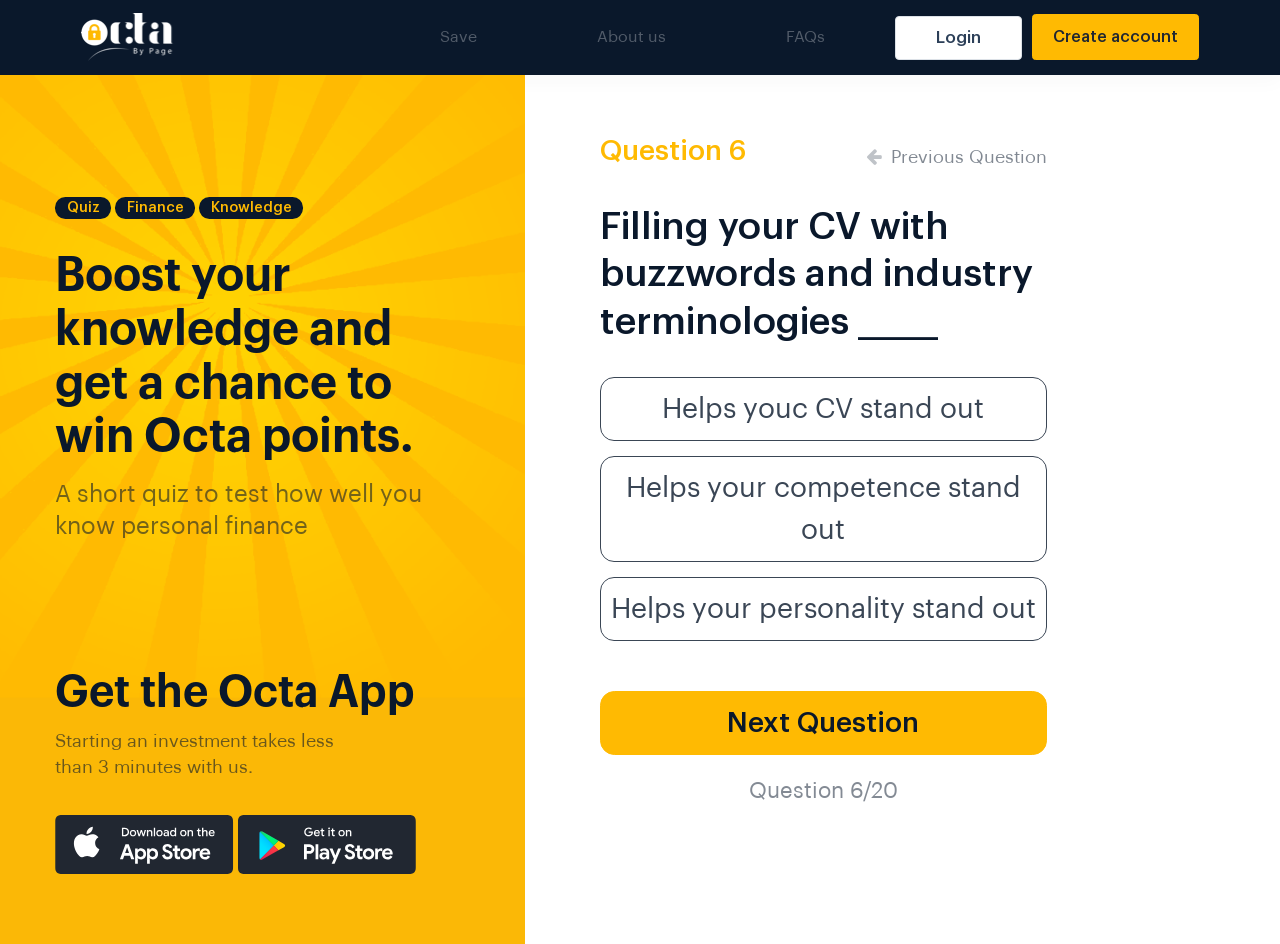
<file: quiz-six.html>
<!DOCTYPE html>
<html>
<head>
    <title>Octa</title>
    <meta charset="utf-8" />
    <meta http-equiv="X-UA-Compatible" content="IE=edge,chrome=1" />
    <meta content='width=device-width, initial-scale=1.0, maximum-scale=1.0, user-scalable=0' name='viewport' />
    <link href="font-awesome-4.7.0/css/font-awesome.min.css" rel="stylesheet"/>
    <link href="font-awesome-4.7.0/css/font-awesome-animation.min.css" rel="stylesheet"/>
    <link href="css/bootstrap.min.css" rel="stylesheet" />
    <link href="css/style.css" rel="stylesheet">
    <link href="css/smallerscreen.css" rel="stylesheet">
    <link href="css/animate.min.css" rel="stylesheet">
    <link href="css/hover-min.css" rel="stylesheet">
    <style>
        header {
            box-shadow: 0 5px 20px 0 rgba(0, 0, 0, 0.03);
        }
    </style>
</head>
<body> 
    <header> 
        <nav class="navbar navbar-expand-lg navbar-dark">
            <div class="container-fluid">
              <a class="navbar-brand" href="index.html"><img src="images/logo.png" class="img-fluid" alt="logo"></a>
              <button class="navbar-toggler navbar-toggler-right" type="button" data-toggle="collapse" data-target="#navb">
                <span class="navbar-toggler-icon"></span>
              </button>

              <div class="collapse navbar-collapse" id="navb">
                <ul class="navbar-nav ml-auto">
                  <li class="nav-item">
                    <a class="nav-link" href="save.html">Save</a>
                  </li>
                  <li class="nav-item">
                    <a class="nav-link" href="about.html">About us</a>
                  </li>
                  <li class="nav-item">
                    <a class="nav-link" href="faq.html">FAQs</a>
                  </li>
                </ul>
                <form class="form-inline my-2 my-lg-0">
                  <a class="btn btn-login hvr-shrink" href="https://octa.ng/app/#sign-in">Login</a>
                  <a class="btn btn-create hvr-shrink my-2 my-sm-0" href="https://octa.ng/app/#sign-up">Create account</a>
                </form>
              </div>
            </div>
        </nav>
    </header>
    
    <article>
        <section>
            <div class="quiz-div">
                <div class="row">
                    <div class="col-lg-5 col-md-6">
                        <div class="quiz">
                            <div>
                                <span class="badge">Quiz</span>
                                <span class="badge">Finance</span>
                                <span class="badge">Knowledge</span>
                            </div>
                            <h4>Boost your knowledge and get a chance to win Octa points.</h4>
                            <h6>A short quiz to test how well you know personal finance</h6>
                            <div>
                                <h5>Get the Octa App</h5>
                                <p>Starting an investment takes less than 3 minutes with us.</p>
                            </div>
                            <div>
                                <a href=""><img src="images/appstore.svg" class="img-fluid" alt="appstore icon"></a>
                                <a href=""><img src="images/playstore.svg" class="img-fluid" alt="playstore icon"></a>
                            </div>
                        </div>
                    </div>
                    <div class="col-lg-7 col-md-6">
                        <div class="question">
                            <div>
                                <h6>Question 6</h6>
                                <a href="quiz-five.html" class="previous"><i class="fa fa-arrow-left"></i> &nbsp;Previous Question</a>
                            </div>
                            <h5>Filling your CV with buzzwords and industry terminologies _____</h5>
                            <div>
                                <button class="btn btn-options">Helps youc CV stand out</button>
                            </div>
                            <div>
                                <button class="btn btn-options">Helps your competence stand out</button>
                            </div>
                            <div>
                                <button class="btn btn-options">Helps your personality stand out</button>
                            </div>
                            <div>
                                <a href="quiz-seven.html" class="btn btn-next">Next Question</a>
                            </div>
                            <p>Question 6/20</p>
                        </div>
                    </div>
                </div>
            </div>
        </section>
    </article>


    <script src="js/jquery.min.js"></script>
    <script src="js/popper.min.js"></script>
    <script src="js/bootstrap.min.js"></script>
    <script src="js/carousel.js"></script>
    <script src="js/accordion.js"></script>
</body>
</html>
</file>
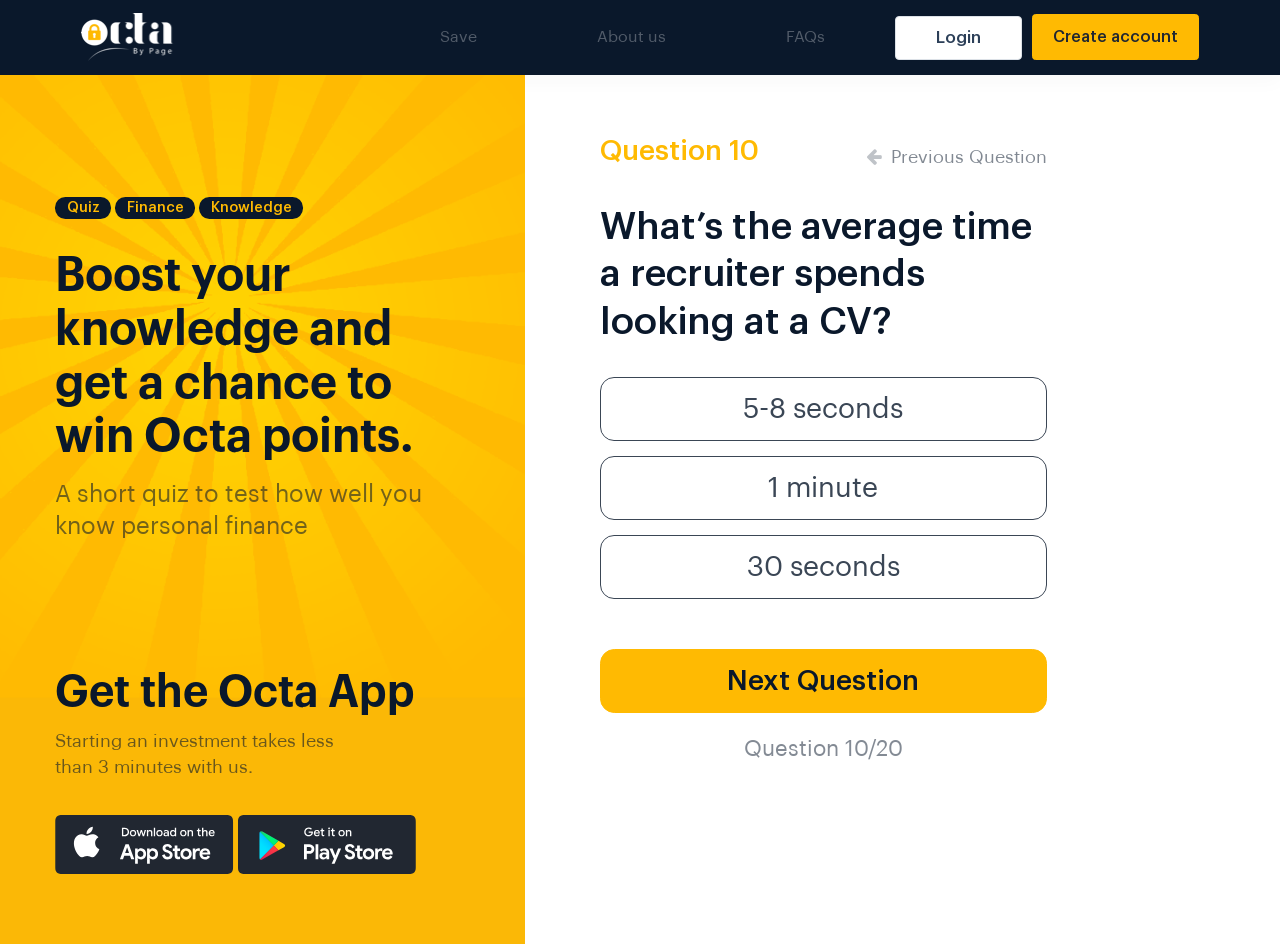
<file: quiz-ten.html>
<!DOCTYPE html>
<html>
<head>
    <title>Octa</title>
    <meta charset="utf-8" />
    <meta http-equiv="X-UA-Compatible" content="IE=edge,chrome=1" />
    <meta content='width=device-width, initial-scale=1.0, maximum-scale=1.0, user-scalable=0' name='viewport' />
    <link href="font-awesome-4.7.0/css/font-awesome.min.css" rel="stylesheet"/>
    <link href="font-awesome-4.7.0/css/font-awesome-animation.min.css" rel="stylesheet"/>
    <link href="css/bootstrap.min.css" rel="stylesheet" />
    <link href="css/style.css" rel="stylesheet">
    <link href="css/smallerscreen.css" rel="stylesheet">
    <link href="css/animate.min.css" rel="stylesheet">
    <link href="css/hover-min.css" rel="stylesheet">
    <style>
        header {
            box-shadow: 0 5px 20px 0 rgba(0, 0, 0, 0.03);
        }
    </style>
</head>
<body> 
    <header> 
        <nav class="navbar navbar-expand-lg navbar-dark">
            <div class="container-fluid">
              <a class="navbar-brand" href="index.html"><img src="images/logo.png" class="img-fluid" alt="logo"></a>
              <button class="navbar-toggler navbar-toggler-right" type="button" data-toggle="collapse" data-target="#navb">
                <span class="navbar-toggler-icon"></span>
              </button>

              <div class="collapse navbar-collapse" id="navb">
                <ul class="navbar-nav ml-auto">
                  <li class="nav-item">
                    <a class="nav-link" href="save.html">Save</a>
                  </li>
                  <li class="nav-item">
                    <a class="nav-link" href="about.html">About us</a>
                  </li>
                  <li class="nav-item">
                    <a class="nav-link" href="faq.html">FAQs</a>
                  </li>
                </ul>
                <form class="form-inline my-2 my-lg-0">
                  <a class="btn btn-login hvr-shrink" href="https://octa.ng/app/#sign-in">Login</a>
                  <a class="btn btn-create hvr-shrink my-2 my-sm-0" href="https://octa.ng/app/#sign-up">Create account</a>
                </form>
              </div>
            </div>
        </nav>
    </header>
    
    <article>
        <section>
            <div class="quiz-div">
                <div class="row">
                    <div class="col-lg-5 col-md-6">
                        <div class="quiz">
                            <div>
                                <span class="badge">Quiz</span>
                                <span class="badge">Finance</span>
                                <span class="badge">Knowledge</span>
                            </div>
                            <h4>Boost your knowledge and get a chance to win Octa points.</h4>
                            <h6>A short quiz to test how well you know personal finance</h6>
                            <div>
                                <h5>Get the Octa App</h5>
                                <p>Starting an investment takes less than 3 minutes with us.</p>
                            </div>
                            <div>
                                <a href=""><img src="images/appstore.svg" class="img-fluid" alt="appstore icon"></a>
                                <a href=""><img src="images/playstore.svg" class="img-fluid" alt="playstore icon"></a>
                            </div>
                        </div>
                    </div>
                    <div class="col-lg-7 col-md-6">
                        <div class="question">
                            <div>
                                <h6>Question 10</h6>
                                <a href="quiz-nine.html" class="previous"><i class="fa fa-arrow-left"></i> &nbsp;Previous Question</a>
                            </div>
                            <h5>What’s the average time a recruiter spends looking at a CV?</h5>
                            <div>
                                <button class="btn btn-options">5-8 seconds</button>
                            </div>
                            <div>
                                <button class="btn btn-options">1 minute</button>
                            </div>
                            <div>
                                <button class="btn btn-options">30 seconds</button>
                            </div>
                            <div>
                                <a href="" class="btn btn-next">Next Question</a>
                            </div>
                            <p>Question 10/20</p>
                        </div>
                    </div>
                </div>
            </div>
        </section>
    </article>


    <script src="js/jquery.min.js"></script>
    <script src="js/popper.min.js"></script>
    <script src="js/bootstrap.min.js"></script>
    <script src="js/carousel.js"></script>
    <script src="js/accordion.js"></script>
</body>
</html>
</file>
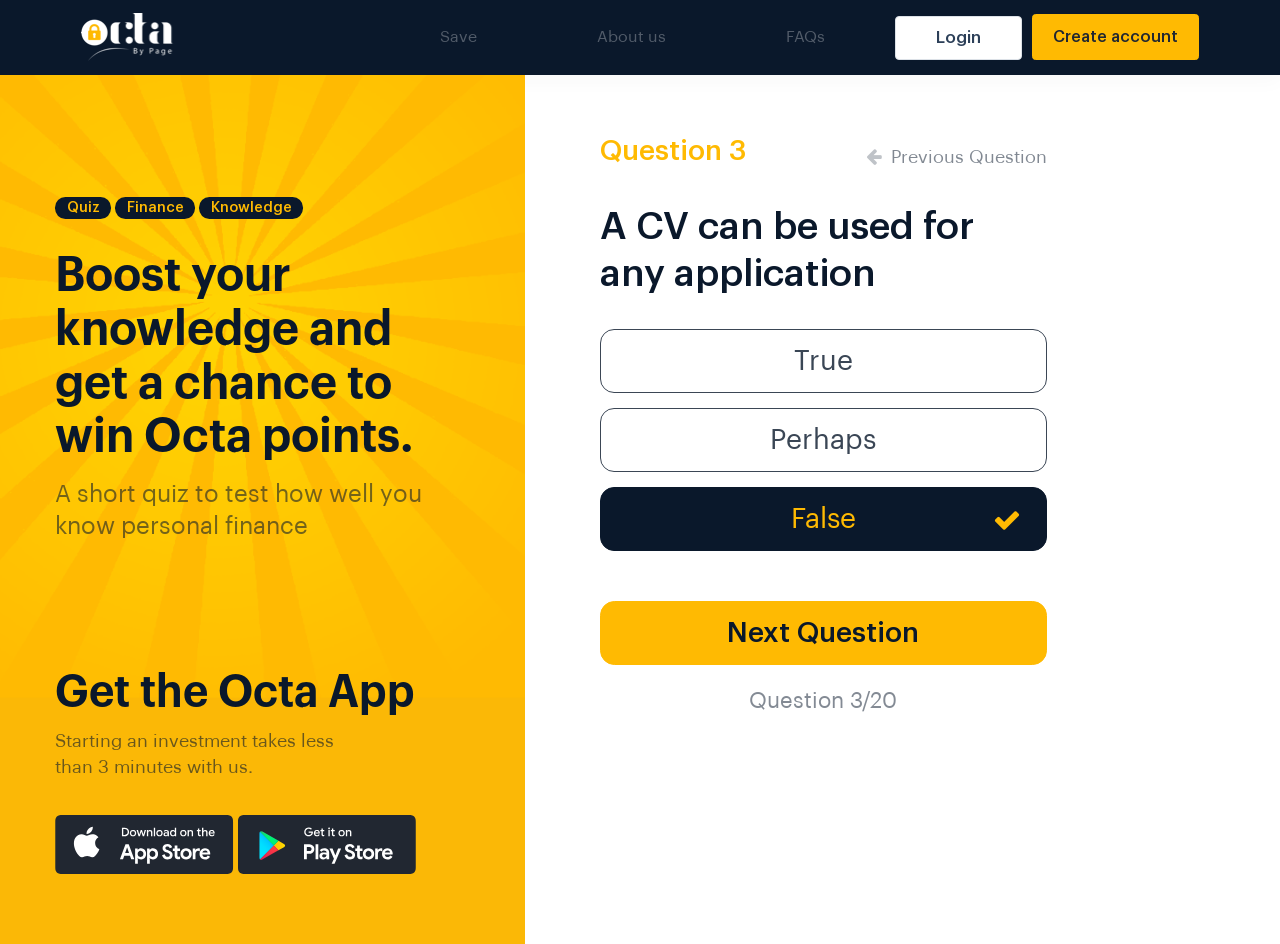
<file: quiz-three.html>
<!DOCTYPE html>
<html>
<head>
	<title>Octa</title>
	<meta charset="utf-8" />
    <meta http-equiv="X-UA-Compatible" content="IE=edge,chrome=1" />
    <meta content='width=device-width, initial-scale=1.0, maximum-scale=1.0, user-scalable=0' name='viewport' />
    <link href="font-awesome-4.7.0/css/font-awesome.min.css" rel="stylesheet"/>
    <link href="font-awesome-4.7.0/css/font-awesome-animation.min.css" rel="stylesheet"/>
    <link href="css/bootstrap.min.css" rel="stylesheet" />
    <link href="css/style.css" rel="stylesheet">
    <link href="css/smallerscreen.css" rel="stylesheet">
    <link href="css/animate.min.css" rel="stylesheet">
    <link href="css/hover-min.css" rel="stylesheet">
    <style>
        header {
            box-shadow: 0 5px 20px 0 rgba(0, 0, 0, 0.03);
        }
    </style>
</head>
<body> 
    <header> 
        <nav class="navbar navbar-expand-lg navbar-dark">
            <div class="container-fluid">
              <a class="navbar-brand" href="index.html"><img src="images/logo.png" class="img-fluid" alt="logo"></a>
              <button class="navbar-toggler navbar-toggler-right" type="button" data-toggle="collapse" data-target="#navb">
                <span class="navbar-toggler-icon"></span>
              </button>

              <div class="collapse navbar-collapse" id="navb">
                <ul class="navbar-nav ml-auto">
                  <li class="nav-item">
                    <a class="nav-link" href="save.html">Save</a>
                  </li>
                  <li class="nav-item">
                    <a class="nav-link" href="about.html">About us</a>
                  </li>
                  <li class="nav-item">
                    <a class="nav-link" href="faq.html">FAQs</a>
                  </li>
                </ul>
                <form class="form-inline my-2 my-lg-0">
                  <a class="btn btn-login hvr-shrink" href="https://octa.ng/app/#sign-in">Login</a>
                  <a class="btn btn-create hvr-shrink my-2 my-sm-0" href="https://octa.ng/app/#sign-up">Create account</a>
                </form>
              </div>
            </div>
        </nav>
    </header>
    
    <article>
        <section>
            <div class="quiz-div">
                <div class="row">
                    <div class="col-lg-5 col-md-6">
                        <div class="quiz">
                            <div>
                                <span class="badge">Quiz</span>
                                <span class="badge">Finance</span>
                                <span class="badge">Knowledge</span>
                            </div>
                            <h4>Boost your knowledge and get a chance to win Octa points.</h4>
                            <h6>A short quiz to test how well you know personal finance</h6>
                            <div>
                                <h5>Get the Octa App</h5>
                                <p>Starting an investment takes less than 3 minutes with us.</p>
                            </div>
                            <div>
                                <a href=""><img src="images/appstore.svg" class="img-fluid" alt="appstore icon"></a>
                                <a href=""><img src="images/playstore.svg" class="img-fluid" alt="playstore icon"></a>
                            </div>
                        </div>
                    </div>
                    <div class="col-lg-7 col-md-6">
                        <div class="question">
                            <div>
                                <h6>Question 3</h6>
                                <a href="quiz-two.html" class="previous"><i class="fa fa-arrow-left"></i> &nbsp;Previous Question</a>
                            </div>
                            <h5>A CV can be used for any application</h5>
                            <div>
                                <button class="btn btn-options">True</button>
                            </div>
                            <div>
                                <button class="btn btn-options">Perhaps </button>
                            </div>
                            <div>
                                <button class="btn btn-options option-picked">False <i class="fa fa-check"></i></button>
                            </div>
                            <div>
                                <a href="quiz-four.html" class="btn btn-next">Next Question</a>
                            </div>
                            <p>Question 3/20</p>
                        </div>
                    </div>
                </div>
            </div>
        </section>
    </article>


    <script src="js/jquery.min.js"></script>
    <script src="js/popper.min.js"></script>
    <script src="js/bootstrap.min.js"></script>
    <script src="js/carousel.js"></script>
    <script src="js/accordion.js"></script>
</body>
</html>
</file>
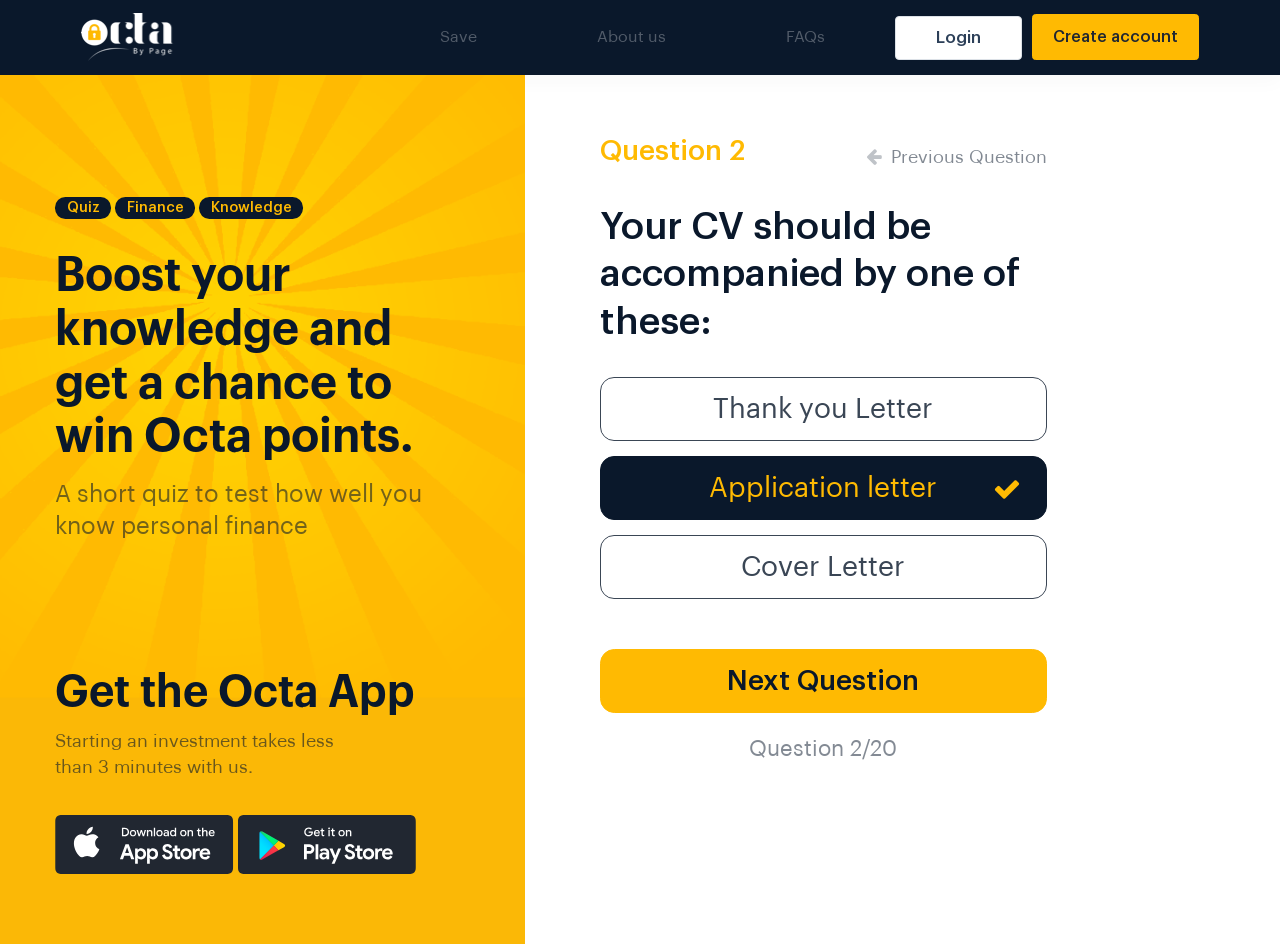
<file: quiz-two.html>
<!DOCTYPE html>
<html>
<head>
	<title>Octa</title>
	<meta charset="utf-8" />
    <meta http-equiv="X-UA-Compatible" content="IE=edge,chrome=1" />
    <meta content='width=device-width, initial-scale=1.0, maximum-scale=1.0, user-scalable=0' name='viewport' />
    <link href="font-awesome-4.7.0/css/font-awesome.min.css" rel="stylesheet"/>
    <link href="font-awesome-4.7.0/css/font-awesome-animation.min.css" rel="stylesheet"/>
    <link href="css/bootstrap.min.css" rel="stylesheet" />
    <link href="css/style.css" rel="stylesheet">
    <link href="css/smallerscreen.css" rel="stylesheet">
    <link href="css/animate.min.css" rel="stylesheet">
    <link href="css/hover-min.css" rel="stylesheet">
    <style>
        header {
            box-shadow: 0 5px 20px 0 rgba(0, 0, 0, 0.03);
        }
    </style>
</head>
<body> 
    <header> 
        <nav class="navbar navbar-expand-lg navbar-dark">
            <div class="container-fluid">
              <a class="navbar-brand" href="index.html"><img src="images/logo.png" class="img-fluid" alt="logo"></a>
              <button class="navbar-toggler navbar-toggler-right" type="button" data-toggle="collapse" data-target="#navb">
                <span class="navbar-toggler-icon"></span>
              </button>

              <div class="collapse navbar-collapse" id="navb">
                <ul class="navbar-nav ml-auto">
                  <li class="nav-item">
                    <a class="nav-link" href="save.html">Save</a>
                  </li>
                  <li class="nav-item">
                    <a class="nav-link" href="about.html">About us</a>
                  </li>
                  <li class="nav-item">
                    <a class="nav-link" href="faq.html">FAQs</a>
                  </li>
                </ul>
                <form class="form-inline my-2 my-lg-0">
                  <a class="btn btn-login hvr-shrink" href="https://octa.ng/app/#sign-in">Login</a>
                  <a class="btn btn-create hvr-shrink my-2 my-sm-0" href="https://octa.ng/app/#sign-up">Create account</a>
                </form>
              </div>
            </div>
        </nav>
    </header>
    
    <article>
        <section>
            <div class="quiz-div">
                <div class="row">
                    <div class="col-lg-5 col-md-6">
                        <div class="quiz">
                            <div>
                                <span class="badge">Quiz</span>
                                <span class="badge">Finance</span>
                                <span class="badge">Knowledge</span>
                            </div>
                            <h4>Boost your knowledge and get a chance to win Octa points.</h4>
                            <h6>A short quiz to test how well you know personal finance</h6>
                            <div>
                                <h5>Get the Octa App</h5>
                                <p>Starting an investment takes less than 3 minutes with us.</p>
                            </div>
                            <div>
                                <a href=""><img src="images/appstore.svg" class="img-fluid" alt="appstore icon"></a>
                                <a href=""><img src="images/playstore.svg" class="img-fluid" alt="playstore icon"></a>
                            </div>
                        </div>
                    </div>
                    <div class="col-lg-7 col-md-6">
                        <div class="question">
                            <div>
                                <h6>Question 2</h6>
                                <a href="quiz-one.html" class="previous"><i class="fa fa-arrow-left"></i> &nbsp;Previous Question</a>
                            </div>
                            <h5>Your CV should be accompanied by one of these:</h5>
                            <div>
                                <button class="btn btn-options">Thank you Letter</button>
                            </div>
                            <div>
                                <button class="btn btn-options option-picked">Application letter <i class="fa fa-check"></i></button>
                            </div>
                            <div>
                                <button class="btn btn-options">Cover Letter</button>
                            </div>
                            <div>
                                <a href="quiz-three.html" class="btn btn-next">Next Question</a>
                            </div>
                            <p>Question 2/20</p>
                        </div>
                    </div>
                </div>
            </div>
        </section>
    </article>


    <script src="js/jquery.min.js"></script>
    <script src="js/popper.min.js"></script>
    <script src="js/bootstrap.min.js"></script>
    <script src="js/carousel.js"></script>
    <script src="js/accordion.js"></script>
</body>
</html>
</file>
<file: css/style.css>
@font-face {
    font-family: "Graphik-Regular";
    src: url("webfont/Graphik-Regular.eot");
    src: 
    url("webfont/Graphik-Regular.woff") format("woff"),
    url("webfont/Graphik-Regular.ttf") format("opentype"),
    url("webfont/Graphik-Regular.svg") format("svg");
}
@font-face {
    font-family: "Graphik-Bold";
    src: url("webfont/Graphik-Bold.eot");
    src: 
    url("webfont/Graphik-Bold.woff") format("woff"),
    url("webfont/Graphik-Bold.ttf") format("opentype"),
    url("webfont/Graphik-Bold.svg") format("svg");
}
@font-face {
    font-family: "Graphik-Semibold";
    src: url("webfont/Graphik-Semibold.eot");
    src: 
    url("webfont/Graphik-Semibold.woff") format("woff"),
    url("webfont/Graphik-Semibold.ttf") format("opentype"),
    url("webfont/Graphik-Semibold.svg") format("svg");
}
@font-face {
    font-family: "Graphik-Medium";
    src: url("webfont/Graphik-Medium.eot");
    src: 
    url("webfont/Graphik-Medium.woff") format("woff"),
    url("webfont/Graphik-Medium.ttf") format("opentype"),
    url("webfont/Graphik-Medium.svg") format("svg");
}
@font-face {
    font-family: "Graphik-Light";
    src: url("webfont/Graphik-Light.eot");
    src: 
    url("webfont/Graphik-Light.woff") format("woff"),
    url("webfont/Graphik-Light.ttf") format("opentype"),
    url("webfont/Graphik-Light.svg") format("svg");
}
body {
    font-family: Graphik-Regular!important;
}
header {
    background: url(./../images/header.svg);
}
.navbar .container-fluid {
    width: 92%;
}
nav ul li a {
    font-size: 16px;
    color: #fff;
    opacity: 0.58;
}
/*.navbar .navbar-nav .nav-link {
    padding-left: 30px;
    padding-right: 30px;  
}*/
.navbar .navbar-nav .nav-link {
    padding-left: 60px;
    padding-right: 60px;  
}
.navbar-dark .navbar-nav .active>.nav-link, 
.navbar-dark .navbar-nav .nav-link.active, 
.navbar-dark .navbar-nav .nav-link.show, 
.navbar-dark .navbar-nav .show>.nav-link
.navbar-dark .navbar-nav .active {
    font-weight: 500;
    color: #ffba02;
    opacity: 1;
}
.navbar .btn {
    margin-left: 10px;
    font-size: 16px;
}
.btn.btn-login {
    font-family: Graphik-Medium!important;
    background: #fff;
    padding: 10px 40px;
    border-radius: 4px;
    border: 0.5px solid #dce1e7;
    font-size: 17px;
    font-weight: 500;
    line-height: 1.29;
    color: #2c3f58;
}
.btn.btn-create {
    font-family: Graphik-Medium!important;
    border-color: #ffba02;
    padding: 10px 20px;
    border-radius: 3.6px;
    background-color: #ffba02;
    font-size: 16.2px;
    font-weight: 500;
    color: #212731;
}

/* index page */
#savings-wrapper {
    background: url(./../images/homepage.png);
    background-repeat: no-repeat;
    background-size: cover;
    /*background-position: center;*/
    padding: 110px 0 150px 0;
    margin-top: -30px;
    margin-bottom: -75px;
    color: #212121;
}
.container-fluid {
    width: 90%;
}
#savings-wrapper h2 {
    font-family: Graphik-Medium;
    font-size: 64px;
    font-weight: 500;
    margin-top: 30px;
    line-height: 0.72;
}
#savings-wrapper h2 span {
    color: #f7b500;
}
#savings-wrapper p {
    font-size: 20px;
    line-height: 1.6;
    margin-top: 30px;
    opacity: 0.8;
    line-height: 1.4; 
}
#savings-wrapper h5 {
    font-family: Graphik-Medium;
    font-size: 28px;
    font-weight: 500;
    color: rgba(0, 0, 0, 0.85);
}
#savings-wrapper h6 {
    font-size: 20px;
    font-weight: normal;
    line-height: 1.4;
    margin-top: 10px;
    margin-bottom: 30px;
}
#savings-wrapper a img {
    margin-top: 10px;
    margin-right: 15px;
}
.mt-30 {
    margin-top: 30px;
}
.relative-position {
    position: relative;
}
.save-image {
    position: absolute;
    right: -20px;
}
.iphone-image {
    position: relative;
    top: 60px;
    left: 4%;
}
.p-2 {
    padding: 1rem 3.5rem 1rem 0!important;
}
#octa-advantage {
    background-color: #ffffff;
    padding: 80px  0 50px 0;
    color: #212731;
    position: relative;
    z-index: 1;
}
#octa-advantage .container-fluid {
    width: 88%;
}
#octa-advantage h2 {
    font-family: Graphik-Medium;
    font-size: 58px;
    font-weight: 500;
    line-height: 1.14;
}
.mt-60 {
    margin-top: 60px;
}
#octa-advantage h5 {
    font-family: Graphik-Medium;
    font-size: 28px;
    font-weight: 500;
}
#octa-advantage p {
    width: 60%;
    margin-top: 10px;
    opacity: 0.75;
    font-size: 20px;
    line-height: 1.5;
}
#octa-advantage p.safely {
    width: 70%;
}
.mt-80 {
    margin-top: 80px;
}
.mt-40 {
    margin-top: 40px;
}
.ml--35 {
    margin-left: -35px;
}
.bold {
    font-weight: bold;
}
.ft-22 {
    font-size: 22px!important;
}
/*.whatwedo img {
    width: 100%;
    height: 540px;
}*/
.vacation {
    display: none;
    background: url(./../images/startavacation.png);
    height: 481px;
    background-repeat: no-repeat;
    background-size: cover;
    background-position: right;
}
.rent {
    background: url(./../images/payrent.png);
    height: 481px;
    background-repeat: no-repeat;
    background-size: cover;
}
.business {
    background: url(./../images/startabusiness.png);
    height: 481px;
    background-repeat: no-repeat;
    background-size: cover;
}
.education {
    background: url(./../images/starteducation.png);
    height: 481px;
    background-repeat: no-repeat;
    background-size: cover;
}
.vacation,
.rent,
.business,
.education {
    display: none;
}
.whatwedo .carousel-indicators {
    position: absolute;
    right: 0;
    bottom: 15%;
    left: -80%;
    z-index: 15;
    display: -ms-flexbox;
    display: flex;
    -ms-flex-pack: center;
    justify-content: center;
    padding-left: 0;
    margin-right: 15%;
    margin-left: 15%;
    list-style: none;
}
.whatwedo .carousel-indicators li {
    opacity: 0.08;
    border-radius: 1.5px;
    background-color: #000000;
}
.whatwedo .carousel-indicators li.active {
   opacity: 1;
}
.whatwedo .carousel-caption {
    position: absolute;
    right: 15%;
    top: 15%;
    left: 5%;
    z-index: 0;
    padding-top: 20px;
    padding-bottom: 20px;
    text-align: left;
    color: transparent;
}
.whatwedo h3 {
    font-family: Graphik-Light;
    font-size: 64px;
    font-weight: 300;
    line-height: 1;
    color: #212121;
}
.whatwedo h3 span {
    font-family: Graphik-Semibold;
    font-weight: 600;
    color: #080d14;
}
.whatwedo img {
    width: 100%;
}
.whatwedo h5 {
    font-family: Graphik-Medium;
    font-size: 24px;
    font-weight: 500;
    color: rgba(0, 0, 0, 0.85);
    margin-top: 60px;
}
.howitworks {
    background-image: linear-gradient(to top, #ffffff, #f7f7f8);
    padding: 60px 0;
    text-align: center;
}
.howitworks h3 {
    font-family: Graphik-Medium;
    font-size: 48px;
    font-weight: 500;
    color: #000;
}
.howitworks h5 {
    width: 40%;
    margin: auto;
    opacity: 0.6;
    font-size: 22px;
    line-height: 1.27;
    color: #212731;
    margin-top: 15px;
    margin-bottom: 60px;
}
.howitworks h6 {
    font-family: Graphik-Medium;
    font-size: 24px;
    font-weight: 500;
    color: #0a182b;
    margin-top: 50px;
    margin-bottom: 15px;
}
.howitworks p {
    width: 74%;
    margin: auto;
    opacity: 0.5;
    font-size: 18px;
    line-height: 1.44;
    color: #000;
}
.testimonial-wrapper {
    background: url(./../images/testimonial.svg);
    padding: 80px 0 220px 0;
}
.testimonial-wrapper .carousel-item {
    width: auto;
    margin: auto;   
}
.testimonial-header {
    color: #000;
}  
.testimonial-header h5 {
  font-size: 34px;
  font-weight: 600;
  margin-bottom: 100px;
}
.testimonial-header h6 {
  font-size: 15px;
  font-weight: 500;
  letter-spacing: 0.25px;
  margin-top: 15px;
}
.testimonial-wrapper .carousel-item.active >div{
    border: 0.5px solid #ffba02;
    border-top: 2px solid linear-gradient(89deg, #ffba02, #f7b500);
} 
.testimonial-wrapper .carousel-item div {
    border-radius: 4px;
    box-shadow: 0 0.5px 3.5px 0.5px rgba(164, 164, 164, 0.32);
    background-color: #fff;
    padding: 30px 20px 20px 20px;
}
.testimonial-wrapper .carousel-item img {
    margin-bottom: 15px;
}
.testimonial-wrapper .carousel-item hr {
    width: 56px;
    height: 1px;
    border: solid 0.5px #d3d3d3;
}
.testimonial-wrapper .carousel-item h5 {
    font-size: 19px;
    font-weight: 500;
    line-height: 1.26;
    color: #5b5b5b;
    margin-bottom: 0;
}
.testimonial-wrapper .carousel-item h6 {
    font-size: 15px;
    font-weight: 500;
    line-height: 1.6;
    color: #aeaeae;
}
.testimonial-wrapper .carousel-item p {
    width: 94%;
    margin: 0 auto;
    font-size: 16px;
    line-height: 1.5;
    color: #454545;
}
.testimonial-wrapper .carousel-item p.ceo {
    width: 95%; 
    margin: auto;
}
.testimonial-wrapper .carousel-control-next, .carousel-control-prev {
    bottom: -55px;
    top: initial;
    opacity: 1;
}
.testimonial-wrapper .carousel-control-prev {
    left: 40.5%;
}
.testimonial-wrapper .carousel-control-next {
    right: 40.5%;
}
.ml-45 {
    margin-left: 45px;
}
.controls-div {
    position: absolute;
    right: 5%;
    bottom: 5px;
}
.mr-10 {
    margin-right: 10px;
}
#get-the-app {
    background: url(./../images/gettheapp.png);
    background-repeat: no-repeat;
    background-size: cover;
    background-position: center;
    padding: 40px 0 80px 0;
    margin-top: -100px;
    color: #212731;
}
#get-the-app h5 {
    font-size: 48px;
    font-weight: 600;
    line-height: 1.35;
    padding-top: 60px;
}
#get-the-app h6 {
    width: 65%;
    opacity: 0.6;
    font-size: 20px;
    font-weight: normal;
    line-height: 1.4;
}
.ml-60 {
    margin-left: 60px;
}
footer {
    padding: 80px 0 20px 0;
    color: rgba(43, 41, 45, 0.6);
}
footer .logo {
    margin-bottom: 20px;
}
footer .personal {
    width: 90%;
    padding-bottom: 30px;
    font-size: 18px;
    line-height: 1.44;
}
footer hr {
    border-color: color: rgba(43, 41, 45, 0.1);
}
footer h6 {
    font-family: Graphik-Medium!important;
    font-weight: 600;
    margin-bottom: 10px;
    font-size: 22px;
    line-height: 1.27;
    color: #2b292d;
}
footer p a {
    color: #858587;
    font-size: 18px;
    line-height: 1.67;
    color: rgba(43, 41, 45, 0.6);
}
footer p.copy {
    font-size: 14px;
    line-height: 1.57;
    color: rgba(43, 41, 45, 0.6);
}
footer a i {
    margin-left: 10px;
    color: rgba(43, 41, 45, 0.6);
}
.mb-30 {
    margin-bottom: 30px;
}


/* About Page */
#about-us {
    background: url(./../images/about.png);
    background-size: cover;
    background-repeat: no-repeat;
    padding: 80px 0 110px 0;
}
.about h2 {
    font-family: Graphik-Semibold!important;
    font-size: 64px;
    font-weight: 600;
    color: #212731;
    margin-top: 20px;
    margin-bottom: 25px;
}
.about p {
    width: 50%;
    margin: auto;
    font-size: 16px;
    line-height: 24px;
    color: #697381;
}
.mission-wrapper {
    background-color: #f8f9fb;
    padding: 60px 0;
}
.mission-wrapper h3 {   
    font-family: Graphik-Medium;
    font-size: 44px;
    font-weight: 500;
    color: #212731;
}
.mission-wrapper h5 {
    font-size: 24px;
    font-weight: normal;
    line-height: 1.33;
    color: #697381;
    margin-top: 15px;
}
.vision-div {
    border-radius: 4.8px;
    box-shadow: 0 10px 30px 0 #ebebeb;
    background-color: #fff;
    padding: 20px 35px 70px 20px;
    color: #041428;
}
.vision-div h6 {
    font-family: Graphik-Medium;
    font-size: 28px;
    font-weight: 500;   
    padding-top: 70px;
}
.vision-div p {
    opacity: 0.5;
    line-height: 1.5;
}
.vision-div.mission {
    padding: 20px 10px 45px 20px;
}
.mt-100 {
    margin-top: 100px;
}
#motivation {
    padding: 60px 0;
}
#motivation h4 {
    font-family: Graphik-Medium;
    font-size: 40px;
    font-weight: 500;
    margin-top: 30px;
    margin-bottom: 20px;
}
.mt-25 {
    margin-top: 25px;
}
#motivation p {
    margin-bottom: 40px;
    font-size: 24px;
    line-height: 1.42;
}
.about-box {
    border-radius: 3px;
    box-shadow: 0 20px 25px 0 rgba(178, 178, 178, 0.16);
    margin-bottom: 20px;
}
.about-box img {
    width: 100%;
}
.about-box p {
    font-family: Graphik-Medium!important;
    font-size: 30px;
    font-weight: 500;
    text-align: center;
    color: #212731;
    padding: 20px 0;
}

/* FAQ page */
.panel-default {
    box-shadow: 0 2.5px 5px 0 rgba(0, 0, 0, 0.1);
    background-color: #ffffff;
    margin-bottom: 10px;
}
.panel-title {
    padding: 7px 20px;
}
.panel-title > a {
    display: block;
    font-size: 19px;
    font-weight: normal;
    color: #202020;
    text-decoration: none;
    position: relative;
}
/*.panel-title div.faq-panel {
    display: inline;
}*/
.panel-title span {
    position: relative;
    top: 5px;
    left: -40px;
}
.panel-body {
    opacity: 0.75;
    font-size: 18px;
    line-height: 1.56;
    color: #202020;
    padding: 15px 20px 30px 20px;
    /*width: 70%;*/
}
.panel-text {
    width: 93%;
    position: relative;
    left: -40px;
}
.more-less {
    float: right;
    margin-top: 8px;
}
.close {
    display: none;
    margin-top: 13px;
}


/* contact page */
#contact {
    background: url(./../images/contact.png);
    background-repeat: no-repeat;
    background-size: cover;
    padding: 40px 0;
    color: #212731;
}
#contact h5 {
    font-family: Graphik-Medium!important;
    font-size: 64px;
    font-weight: 500;
    line-height: 0.97;
    margin-bottom: -5px;
}
#contact p {
    font-size: 24px;
    line-height: 2.58;
}
.mt-70 {
    margin-top: 80px;
    margin-bottom: 80px;
}
.contact-box {
    padding: 80px 0 60px 0;
    color: #000
}
.contact-box label {
    font-family: Graphik-Semibold!important;
    font-size: 14px;
    font-weight: 600;
    line-height: 1.29;
    letter-spacing: 0.82px;
    text-transform: uppercase;
}
.contact-box input {
    height: 53px;
}
.contact-box .form-control {
    border: solid 0.5px #eaeaea;
    padding-left: 20px;
    padding-top: 3px;
}
.btn.btn-send {
    font-family: Graphik-Semibold!important;
    background-color: #ffba02;
    border-color: #ffba02;
    font-size: 18px;
    font-weight: 600;
    line-height: 1.44;
    color: #212731;
    padding: 10px 40px;
    border-radius: 50px;
    margin-top: 10px;
}
.contact-box h6 {
    font-size: 14px;
    font-weight: 600;
    line-height: 1.29;
    letter-spacing: 0.82px;
}
.contact-box p {
    font-size: 16px;
    line-height: 1.63;
}
.contact-box p a {
    color: #000;
}
.mt-90 {
    margin-top: 90px;
} 
.mt-15 {
    margin-top: 15px;
}

/* quiz page */
.quiz {
    background: url(./../images/quiz.png);
    background-size: cover;
    background-repeat: no-repeat;
    padding: 120px 0 60px 70px;
    color: #0a182b;
} 
.quiz-div .row {
    margin-right: 0;
}
.quiz-div .col-lg-5.col-md-6 {
    padding-right: 0;
    padding-left: 0;
}
.badge {
    font-family: Graphik-Medium!important;
    border-radius: 10.4px;
    background-color: #0a182b;
    font-size: 14.4px;
    font-weight: 500;
    color: #ffba02;
    padding: .25em 0.8em;
}
.quiz h4 {
    font-family: Graphik-Semibold!important;
    width: 82%;
    font-size: 46px;
    font-weight: 600;
    line-height: 1.17;
    margin-top: 30px;
    margin-bottom: 15px;
}
.quiz h6 {
    width: 85%;
    opacity: 0.57;
    font-size: 24px;
    font-weight: normal;
    line-height: 1.33;
}
.quiz h5 {
    font-family: Graphik-Semibold!important;
    margin-top: 120px;
    font-size: 43.2px;
    font-weight: 600;
    line-height: 1.35;
}
.quiz p {
    width: 60%;
    opacity: 0.6;
    font-size: 18px;
    line-height: 1.4;
    margin-bottom: 35px;
} 
.quiz img {
    margin-bottom: 10px;
}
.question {
    padding-left: 60px; 
    padding-top: 60px; 
    width: 70%;
}
.question h6 {
    font-family: Graphik-Medium!important;
    font-size: 28px;
    font-weight: 500;
    color: #ffba02;
    margin-bottom: 35px;
}
.question h5 {
    font-family: Graphik-Medium!important;
    font-size: 38px;
    font-weight: 500;
    line-height: 1.26;
    letter-spacing: normal;
    color: #0a182b;
    margin-bottom: 30px;
}
.btn.btn-options {
    background: transparent;
    opacity: 0.3;
    border-radius: 14px;
    border: solid 0.9px #0a182b;
    opacity: 0.8;
    font-size: 28px;
    color: #0a182b;
    width: 100%;
    padding: 10px 0;
    margin-bottom: 15px;
    position: relative;
}
.btn.btn-options i {
    position: absolute;
    right: 25px;
    top: 18px;
}
.btn.btn-next {
    font-family: Graphik-Medium!important;
    width: 100%;
    border-radius: 14.4px;
    border-color: #ffba02; 
    background-color: #ffba02;
    font-size: 28px;
    font-weight: 500;
    padding: 10px 0;
    color: #0a182b;
    margin-top: 35px;
    margin-bottom: 10px;
}
.question p {
    opacity: 0.5;
    font-size: 21.6px;
    text-align: center;
    color: #0a182b;
    margin-top: 10px;
}
.btn.btn-options.option-picked {
    background-color: #0a182b;
    color: #ffba02;
    opacity: 1;
}
.previous {
    float: right;
    margin-top: -60px;
    opacity: 0.51;
    font-size: 18px;
    color: #0a182b;
}
.previous:hover {
    color: #0a182b;
}
.previous i {
    opacity: 0.51;
}

/* signup page */
.signup-wrapper {
    background: url(./../images/signup.png);
    background-size: contain;
    background-repeat: no-repeat;
}
.signup-div {
    background-image: radial-gradient(circle at 50% 0, #212731, #111928);
    padding: 30px 0 70px 60px;
    color: #fff;
}
.signup-div .signup-details {
    width: 75%;
}
.signup-details h6 {
    font-family: Graphik-Semibold!important;
    font-size: 46px;
    font-weight: 600;
    line-height: 1.26;
    margin-top: 30px;
    margin-bottom: 25px;
}
.signup-details p {
    width: 85%;
    opacity: 0.9;
    font-size: 26px;
    line-height: 1.31;
    margin-bottom: 50px;
}
.signup-details label {
    font-family: Graphik-Medium!important;
    font-size: 22px;
    font-weight: 500;
    opacity: 0.6;
}
.signup-details label.signup-check {
    opacity: 1;
    font-size: 16px;
    line-height: 1.63;
}
.form-control:focus {
    color: inherit;
}
.signup-details input {
    font-family: Graphik-Medium!important;
    border-radius: 3.6px;
    border: solid 0.6px #c4ccd7;
    height: 58.8px;
    background: transparent;
    opacity: 0.8;
    color: #fff;
    font-size: 24px;
}
.signup-details input[type=checkbox] {
    margin-top: -17px;
}
.signup-details input[type=checkbox]:checked + label {
    background: #ffba02;
}
.signup-details input:focus {
  border: solid 0.5px #ffba02;
  background: transparent;
}
.signup-details .form-group {
    margin-top: 30px;
}
/*.signup-details input:hover {
    border: solid 0.5px #ffba02;
}*/
.signup-details .btn.btn-next {
    font-family: Graphik-Medium!important;
    height: 62px;
    border-radius: 6px;
    border-color: #ffba02;
    background-color: #ffba02;
    font-size: 25.2px;
    font-weight: 500;
    color: #212731;
}
.signup-details span {
    font-size: 24px;
    display: block;
    margin-top: 25px;
    margin-bottom: 50px;
}
.signup-details span a {
    font-family: Graphik-Medium!important;
    font-weight: 500;
    color: #ffba02;
}
.signup-div hr {
    height: 0.5px;
    opacity: 0.23;
    border: solid 0.5px #979797;
    margin-left: -60px;
}
.signup-getapp {
    padding-top: 40px;
}
.signup-getapp h6 {
    font-family: Graphik-Semibold!important;
    font-size: 43.2px;
    font-weight: 600;
    line-height: 1.35;
}
.signup-getapp p {
    opacity: 0.6;
    font-size: 18px;
    line-height: 1.4;
    margin-bottom: 10px;
}
p.start {
    width: 65%;
}
.signup-details a.forgot {
    float: right;
    opacity: 0.6;
    font-size: 14px;
    margin-top: -5px;
    color: #fff;
}
.signup-details .btn.btn-next.button-signin {
    width: auto;
    padding: 10px 30px;
}
.signin-details {
    width: 70%;
}
.signin-details h6 {
    width: 80%;
}
.signup-wrapper.signin {
    background: url(./../images/signin.png);
    background-size: contain;
    background-repeat: no-repeat;
}
a:hover {
    text-decoration: none;
}

/* success page */
.success-div {
    width: 58.5%;
    padding-bottom: 80px;
    border-radius: 3px;
    background-color: #ffffff;
    margin: 100px auto;
    color: #0a182b;
}
.mt--150 {
    margin-top: -150px;
}
.success-div h6 {
    font-family: Graphik-Medium!important;
    font-size: 46px;
    font-weight: 500;
    margin-top: 30px;
}
.success-div p {
    width: 35%;
    margin: auto;
    font-size: 20px;
    line-height: 1.8;
}

.success-div p span {
    font-family: Graphik-Semibold!important;
    font-weight: 600;
    color: #0daa52;
}
.btn.btn-download {
    font-family: Graphik-Medium!important;
    padding: 10px 25px;
    border-radius: 120px;
    border-color: #ffba02;
    background-color: #ffba02;
    font-size: 20px;
    font-weight: 500;
    color: #0a182b;
    margin-top: 60px;
}
.btn.btn-share {
    border-radius: 120px;
    border: solid 0.5px #0a182b;
    font-size: 19.2px;
    color: #0a182b;
    background: transparent;
    padding: 10px 95px;
    margin-top: 15px;
}
.btn:focus,
.form-control:focus {
    box-shadow: none;
}

/* terms page */
.terms {
    padding: 40px 0 20px 0;
    color: #2b292d; 
}
.terms h1 {
    font-family: Graphik-Semibold!important;
    font-size: 54px;
    font-weight: 600;
    line-height: 1.04;
    letter-spacing: -0.24px;
    text-align: center;
    padding-bottom: 40px;
}
.terms h3 {
    font-family: Graphik-Bold!important;
    font-size: 28px;
    font-weight: bold;
    line-height: 1;
    margin-bottom: 20px;
}
.terms h5,
.terms p,
.terms h6 {
    font-size: 24px;
    line-height: 1.42;
    color: #2c3241;
    margin-bottom: 15px;
}
.terms h5,
.terms h6 {
    font-weight: 600;
}
.terms h5 {
    margin-top: 60px;
    font-family: Graphik-Semibold!important;
}
.terms h6 {
    margin-top: 30px;
}
.terms p span {
    display: block;
    margin-left: 40px;
    margin-bottom: 15px;
}

/* Save page */
#save-wrapper {
    padding-top: 120px;
}
#save-wrapper h1 {
    font-family: Graphik-Semibold;
    font-size: 64px;
    font-weight: 600;
    line-height: 1.17;
    color: #190f0c;
    margin-top: 20px;
}
#save-wrapper p {
    width: 77%;
    font-size: 20px;
    line-height: 1.75;
    color: #212731;
    margin: 30px  0 50px 0;
}
#save-wrapper img  {
    margin-top: -55px;
}
.btn.btn-create.btn-start {
    box-shadow: 0 10px 25px 0 rgba(255, 186, 2, 0.31);
    font-family: Graphik-Medium;
    font-size: 26px;
    padding: 10px 60px;
    margin-bottom: 45px;
}
.features-wrapper {
    background: url(./../images/features.svg);
    background-repeat: no-repeat;
    background-size: cover;
    padding: 80px 0 50px 0;
}
.features-wrapper h2 {
    font-family: Graphik-Semibold;
    font-size: 56px;
    font-weight: 600;
    line-height: 1.18;
    margin-bottom: 60px;
}
.features-wrapper h5 {
    margin-top: 30px;
    font-family: Graphik-Medium;
    color: #041428;
}
.features-wrapper p {
    width: 73%;
    opacity: 0.75;
    line-height: 1.5;
    color: #212731;
}
.mt-35 {
    margin-top: 35px;
}
.features-wrapper .auto {
    margin-left: -20px;
    margin-bottom: -25px;
}
</file>
<file: css/smallerscreen.css>
@media screen and (max-width: 350px) {
    #savings-wrapper h2 {
        width: auto;
        font-size: 40px!important;
    }
    .terms h1 {
        font-size: 36px!important;
    }
    .terms h5, .terms p, .terms h6 {
        font-size: 16px!important;
    }
    .btn.btn-login,
    .btn.btn-create {
        float: right;
    }
    .whatwedo .carousel-indicators {
        left: -40%!important;
    }
}
@media screen and (max-width: 387px) {
    .form-inline .btn.btn-login,
    .form-inline .btn.btn-create {
        float: right;
    }
    .whatwedo h3 {
        font-size: 40px!important;
    }
    .howitworks p {
        width: auto;
    }
}
@media screen and (max-width: 470px) {
    .signup-div .signup-details {
        width: 75%;
    }
    .signup-details p {
        width: auto;
        font-size: 22px;
    }
    .signup-details label,
    .signup-details input {
        font-size: 19px;
    }
    .signup-details .btn.btn-next,
    .signup-details span {
        font-size: 22px;
        height: auto;
    }
    .signup-getapp h6 {
        font-size: 40px;
    }
    #savings-wrapper {
        margin-bottom: -85px;
    }
    .whatwedo #demo .carousel-indicators {
        left: -54%;
    }
}

@media screen and (max-width: 575px) {
    .savings-box {
        height: 290px!important;
    }
    octa-advantage h3 {
        font-size: 36px;
    }
    .about-box img,
    #save-wrapper p {
        width: 100%;
    }
    .about p,
    #motivation p,
    #get-the-app h6 {
        width: 90%;
    }
    .about h2 {
        font-size: 50px;
    }
    .panel-title > a {
        font-size: 16px;
    }
    .panel-body {
        font-size: 15px;
        width: auto;
    }
    .question h5 {
        font-size: 30px;
    }
    .previous {
        float: left;
        margin-top: -39px;
    }
    .signin-details h6,
    #octa-advantage p,
    .howitworks h5,
    #octa-advantage p.safely {
        width: auto;
    }
    .btn.btn-options {
        font-size: 20px;
    }
    .btn.btn-options i {
        right: 10px;
        top: 15px;
    }
    .terms h1,
    #save-wrapper h1,
    .features-wrapper h2 {
        font-size: 45px;
    }
    .terms h3,
    #octa-advantage h5 {
        font-size: 24px;
    }
    .terms h5,
    .terms p,
    .terms h6,
    .btn.btn-create.btn-start {
        font-size: 18px;
    }
    .panel-default {
        padding: 10px;
    }
    .testimonial-wrapper .carousel-control-prev {
        left: 33.5%!important;
    }
    #get-the-app h5 {
        font-size: 40px;
    }
    .whatwedo .carousel-indicators {
        left: -60%;
    }
    footer h6 {
        margin-top: 20px;
    }
}
@media screen and (min-width: 471px) and (max-width: 600px) {
    .whatwedo #demo .carousel-indicators {
        left: -60%;
    }
}
@media screen and (min-width: 576px) and (max-width: 767px) {
    .savings-box {
        height: 350px!important;
    }
    .no-show {
        display: none;
    }
}
@media screen and (max-width: 768px) {
    .vacation,
    .rent,
    .business,
    .education {
        display: block;
    }
    .whatwedo img {
        display: none;
    }
    .whatwedo .carousel-indicators {
        bottom: 9%;
    }
    #savings-wrapper h5 {
        width: 85%;
    }
    #save-wrapper img {
        margin-top: 0;
    }
    .relative-position {
        margin-top: 130px;
        margin-bottom: 30px;
    }
    .save-image {
        left: 25px;
    }
    .iphone-image {
        top: -20px;
    }
    .mt-130, .mt-140 {
        margin-top: 40px;
    }
    .multiple p {
        margin-left: 0;
    }
    .address-details,
    .mt-90,
    .mt-60 {
        margin-top: 30px;
    }
    .question {
        width: 90%;
    }
    .question h5 {
        font-size: 34px;
    }
    .btn.btn-info.btn-options,
    .btn.btn-info.btn-next {
        font-size: 24px;
    }
    .question p {
        font-size: 18px;
        padding-bottom: 30px;
    }
    .success-div {
        width: 90%;
    }
    .success-div h6 {
        font-size: 35px;
    }
    .success-div p {
        width: 90%;
        font-size: 18px;
    }
    .btn.btn-download {
        font-size: 18px;
    }
    .btn.btn-share {
        font-size: 15px;
    }
    .panel-text {
        width: auto;
    }
    .vision-div {
        margin-top: 15px;
    }
    .testimonial-wrapper .carousel-control-prev {
        left: 35.5%;
    }
    .whatwedo .carousel-indicators {
        left: -67%;
    }
    .whatwedo h3 {
        font-size: 50px;
    }
    .howitworks p {
        margin-bottom: 40px;
    }
    #get-the-app {
        background: url(./../images/gettheapp.svg);
        background-repeat: no-repeat;
    }
}
@media screen and (max-width: 850px) {
    #savings-wrapper h2 {
        font-size: 50px;
        line-height: 1.00;
    }
    .signin-details {
        width: auto;
    }
    .signup-div .signup-details {
        width: 80%;
    }
}
@media screen and (max-width: 991px) {
    .navbar .navbar-nav .nav-link {
        padding-left: 20px!important;
        padding-right: 0;
        text-align: right;
    }
    .form-inline {
        display: block;
        float: right;
    }
}
@media screen and (min-width: 770px) and (max-width: 1050px) {
    .whatwedo h3 {
        font-size: 40px;
    }
    .whatwedo h5 {
        font-size: 20px;
        margin-top: 40px;
    }
    .whatwedo .carousel-indicators {
        bottom: 9%;
    }
}
@media screen and (min-width: 770px) and (max-width: 1200px) {
    .multiple p {
        margin-left: 0;
    }
    .whatwedo .carousel-indicators {
        left: -75%;
    }
}
@media screen and (min-width: 950px) and (max-width: 1200px) {
    .savings-box {
        height: 330px;
    }
}
@media screen and (min-width: 1201px) {
    .savings-box {
        height: 300px;
    }
}
@media screen and (min-width: 950px) and (max-width: 1100px) {
    .navbar .navbar-nav .nav-link {
        padding-left: 40px!important;
        padding-right: 40px!important;  
    }
}

@media screen and (min-width: 770px) and (max-width: 1100px) {
    .ml--35 {
        margin-left: -10px;
    }
    .signin-details {
        width: auto;
    }
    .btn.btn-options {
        font-size: 20px;
    }
    .btn.btn-options i {
        right: 5px;
        top: 15px;
    }
    .panel-title span,
    .panel-text {
        left: -10px;
    }
}

@media screen and (min-width: 1110px) and (max-width: 1355px) {
    #savings-wrapper h2 {
        font-size: 57px;
    }
    #savings-wrapper p {
        width: 90%;
    }
    .signin-details h6 {
        width: auto;
    }
    .panel-title span,
    .panel-text {
        left: -25px;
    }
}

@media (min-width: 768px) {
  .testimonial-wrapper .carousel-inner .active,
  .testimonial-wrapper .carousel-inner .active + .carousel-item,
  .testimonial-wrapper .carousel-inner .active + .carousel-item + .carousel-item {
    display: block;
  }

  .testimonial-wrapper .carousel-inner
    .carousel-item.active:not(.carousel-item-right):not(.carousel-item-left),
  .testimonial-wrapper .carousel-inner
    .carousel-item.active:not(.carousel-item-right):not(.carousel-item-left)
    + .carousel-item,
  .testimonial-wrapper .carousel-inner
    .carousel-item.active:not(.carousel-item-right):not(.carousel-item-left)
    + .carousel-item
    + .carousel-item {
    transition: none;
  }

  .testimonial-wrapper .carousel-inner .carousel-item-next,
  .testimonial-wrapper .carousel-inner .carousel-item-prev {
    position: relative;
    transform: translate3d(0, 0, 0);
  }

  .testimonial-wrapper .carousel-inner
    .active.carousel-item
    + .carousel-item
    + .carousel-item
    + .carousel-item {
    position: absolute;
    top: 0;
    right: -33.3333%;
    z-index: -1;
    display: block;
    visibility: visible;
  }

 .testimonial-wrapper  .active.carousel-item-left + .carousel-item-next.carousel-item-left,
  .testimonial-wrapper .carousel-item-next.carousel-item-left + .carousel-item,
  .testimonial-wrapper .carousel-item-next.carousel-item-left + .carousel-item + .carousel-item,
  .testimonial-wrapper .carousel-item-next.carousel-item-left
    + .carousel-item
    + .carousel-item
    + .carousel-item {
    position: relative;
    transform: translate3d(-100%, 0, 0);
    visibility: visible;
  }


  .testimonial-wrapper .carousel-inner .carousel-item-prev.carousel-item-right {
    position: absolute;
    top: 0;
    left: 0;
    z-index: -1;
    display: block;
    visibility: visible;
  }

  
  .testimonial-wrapper .active.carousel-item-right + .carousel-item-prev.carousel-item-right,
  .testimonial-wrapper .carousel-item-prev.carousel-item-right + .carousel-item,
  .testimonial-wrapper .carousel-item-prev.carousel-item-right + .carousel-item + .carousel-item,
  .testimonial-wrapper .carousel-item-prev.carousel-item-right
    + .carousel-item
    + .carousel-item
    + .carousel-item {
    position: relative;
    transform: translate3d(100%, 0, 0);
    visibility: visible;
    display: block;
    visibility: visible;
  }
}

@media screen and (max-width: 480px) {
    .panel-title span,
    .panel-text {        
        left: -10px;
    }
    /*.panel-title span {
        top: 0;
    }*/

}
@media screen and (min-width: 580px) and (max-width: 715px) {
    .panel-title span,
    .panel-text {        
        left: -10px;
    }
    /*.panel-title span {
        top: 0;
    }*/
}
</file>
